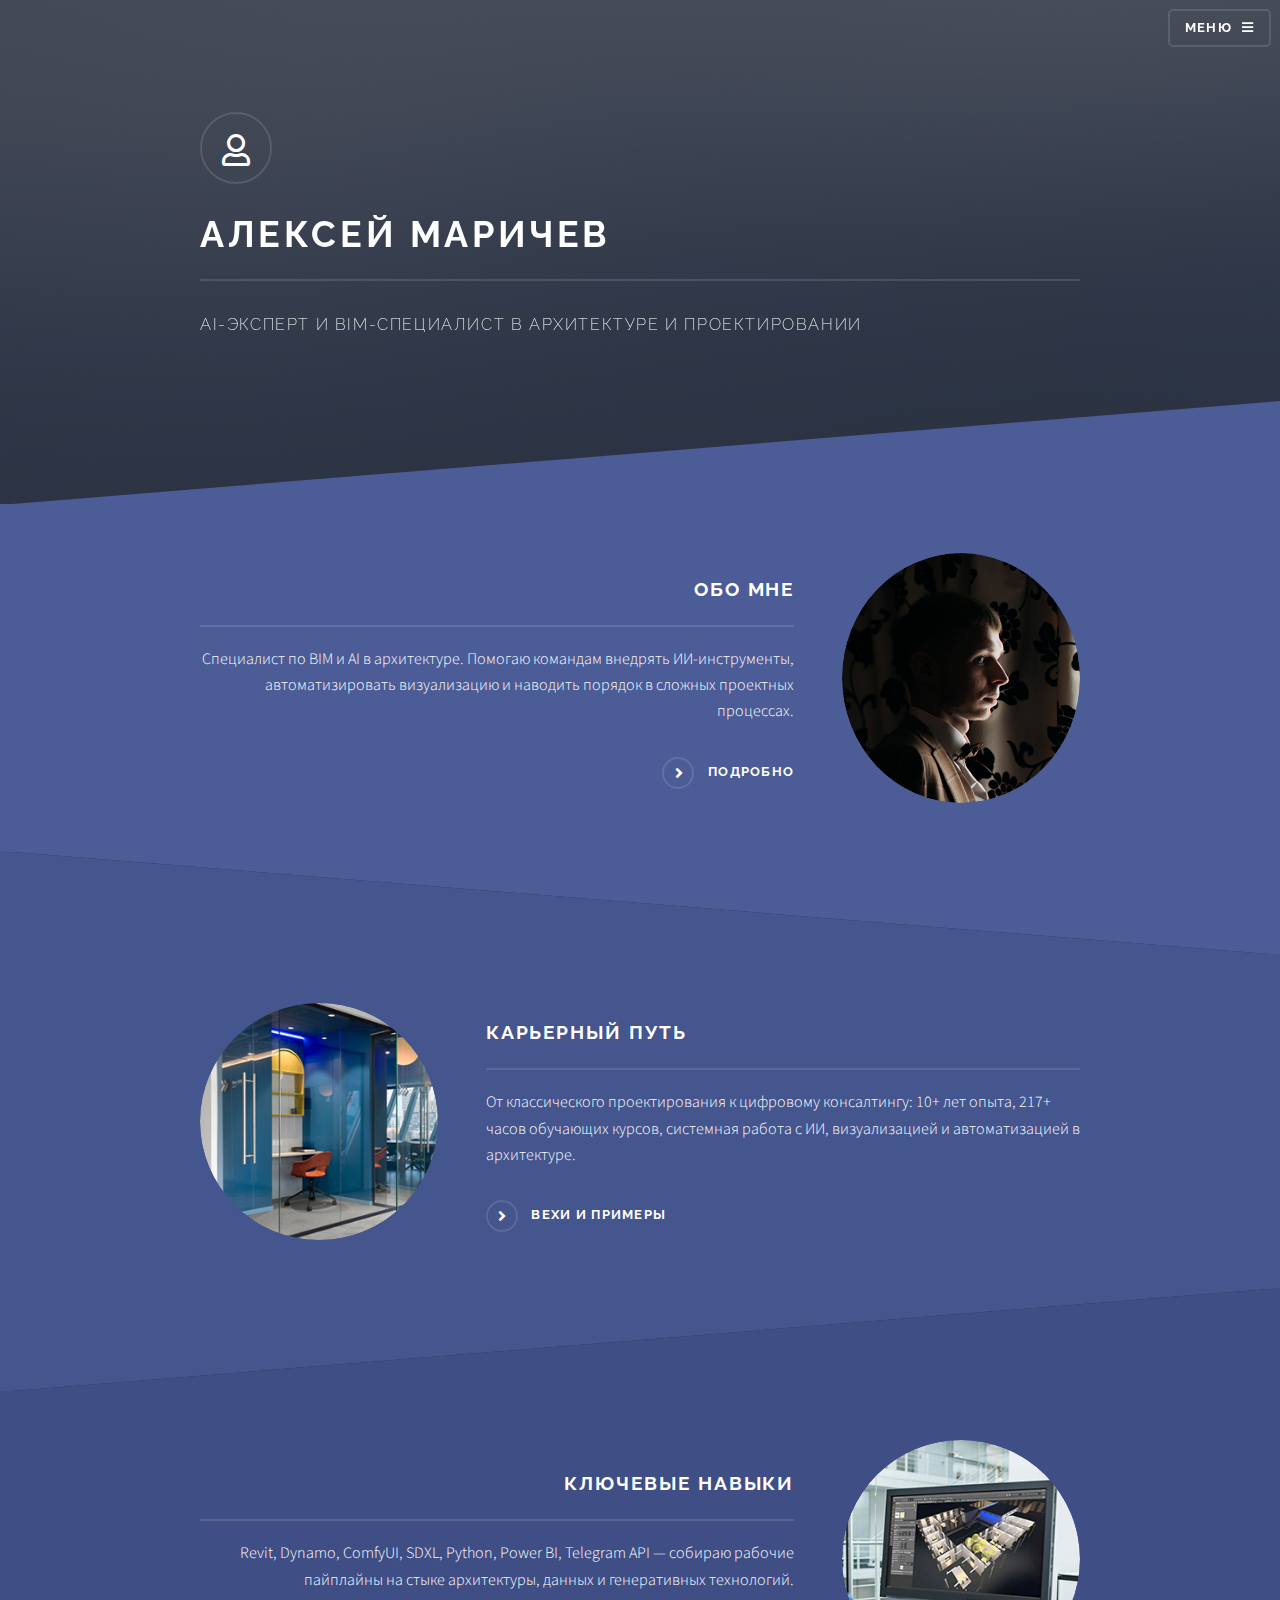
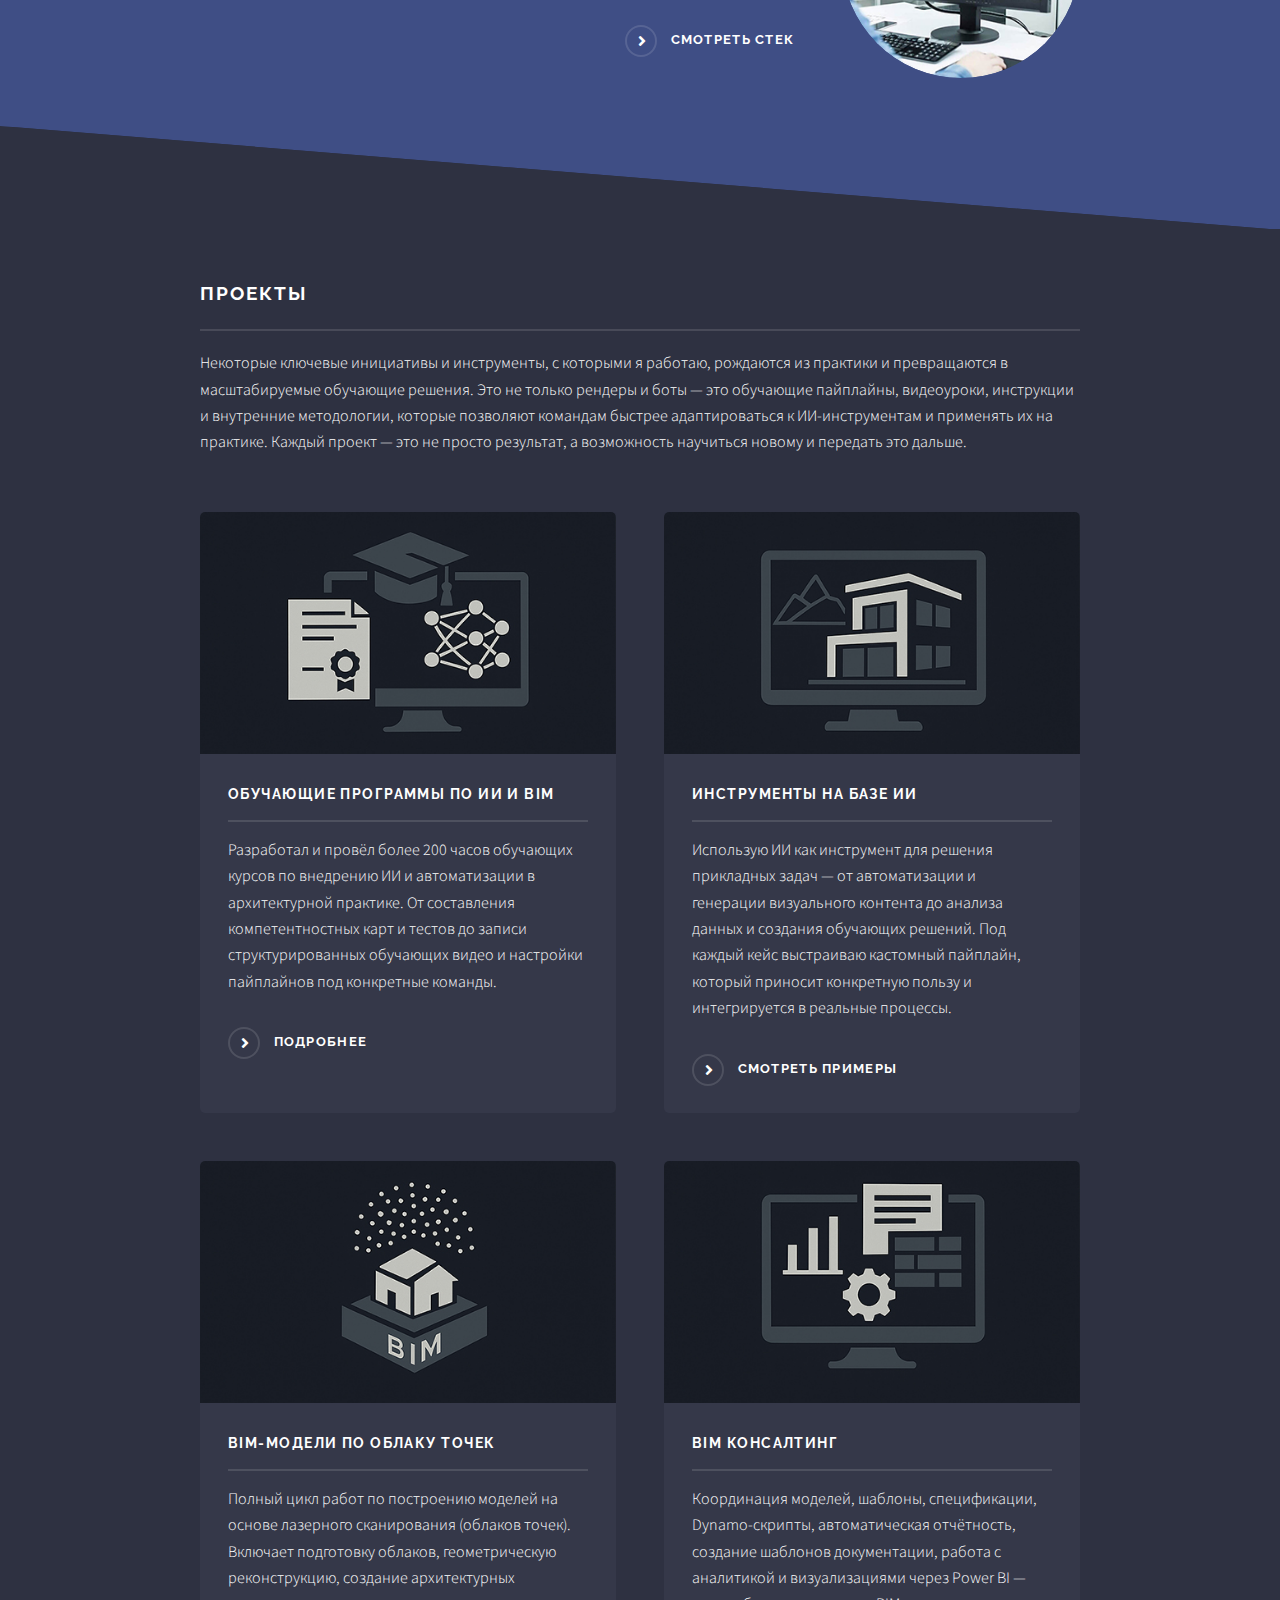
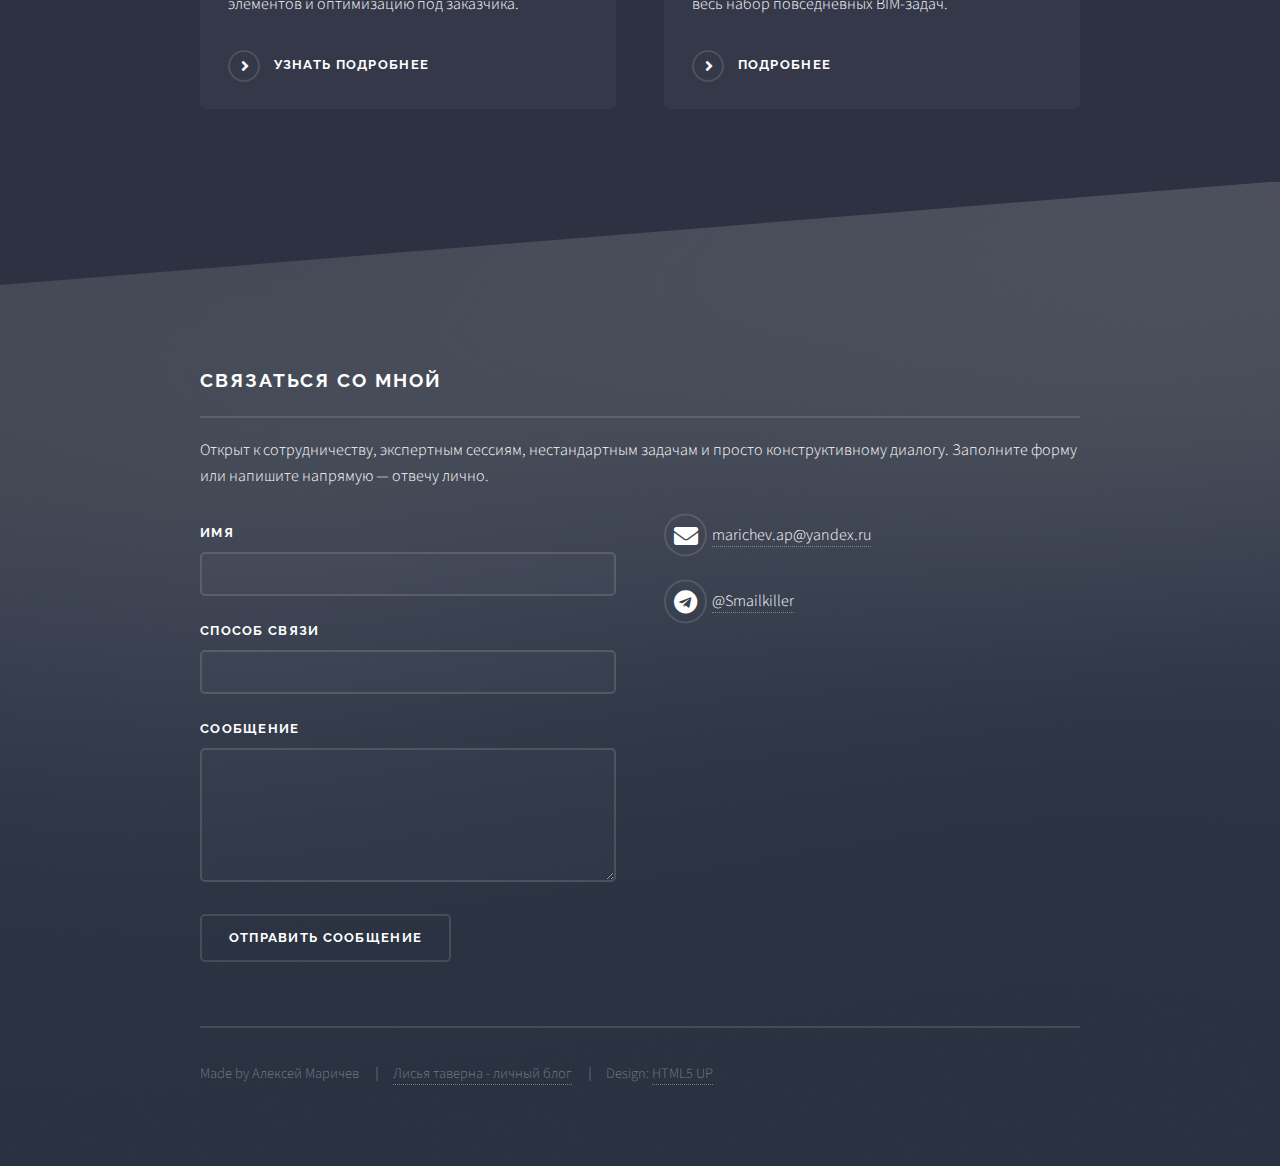
<file: index.html>
<!DOCTYPE HTML>

<html>
	<head>
		<title>Алексей Маричев — Эксперт по AI и BIM проектированию</title>
		<meta charset="utf-8" />
		<link rel="icon" href="images/favicon.ico" type="image/x-icon" />
		<meta name="viewport" content="width=device-width, initial-scale=1, user-scalable=no" />
		<link rel="stylesheet" href="assets/css/main.css" />
		<noscript><link rel="stylesheet" href="assets/css/noscript.css" /></noscript>
	</head>
	<body class="is-preload">

		<!-- Page Wrapper -->
			<div id="page-wrapper">

				<!-- Header -->
					<header id="header" class="alt">
						<h1><a href="index.html">AI и BIM - на главную</a></h1>
						<nav>
							<a href="#menu">Меню</a>
						</nav>
					</header>

				<!-- Menu -->
					<nav id="menu">
						<div class="inner">
							<h2>Menu</h2>
							<ul class="links">
								<li><a href="index.html">Главная</a></li>
								<li><a href="about.html">Обо мне</a></li>
								<li><a href="career_path.html">Карьера</a></li>
								<li><a href="skills.html">Навыки</a></li>
								<li><a href="index.html#four">Проекты</a></li>
								<li><a href="index.html#footer">Конаткты</a></li>
							</ul>
							<a href="#" class="close">Close</a>
						</div>
					</nav>

				<!-- Banner -->
					<section id="banner">
						<div class="inner">
							<div class="logo"><span class="icon fa-user"></span></div>
							<h2>Алексей Маричев</h2>
							<p>AI-эксперт и BIM-специалист в архитектуре и проектировании</p>
						</div>
					</section>

				<!-- Wrapper -->
					<section id="wrapper">

						<!-- One -->
							<section id="one" class="wrapper spotlight style1">
								<div class="inner">
									<a href="#" class="image"><img src="images/pic01.jpg" alt="" /></a>
									<div class="content">
										<h2 class="major">Обо мне</h2>
										<p>Специалист по BIM и AI в архитектуре. Помогаю командам внедрять ИИ-инструменты, автоматизировать визуализацию и наводить порядок в сложных проектных процессах.</p>
										<a href="about.html" class="special" target="_blank">Подробно</a>
									</div>
								</div>
							</section>

						<!-- Two -->
							<section id="two" class="wrapper alt spotlight style2">
								<div class="inner">
									<a href="#" class="image"><img src="images/pic02.jpg" alt="" /></a>
									<div class="content">
										<h2 class="major">Карьерный путь</h2>
										<p>От классического проектирования к цифровому консалтингу: 10+ лет опыта, 217+ часов обучающих курсов, системная работа с ИИ, визуализацией и автоматизацией в архитектуре.</p>
										<a href="career_path.html" class="special" target="_blank">Вехи и примеры</a>
									</div>
								</div>
							</section>

						<!-- Three -->
							<section id="three" class="wrapper spotlight style3">
								<div class="inner">
									<a href="#" class="image"><img src="images/pic03.jpg" alt="" /></a>
									<div class="content">
										<h2 class="major">Ключевые навыки</h2>
										<p>Revit, Dynamo, ComfyUI, SDXL, Python, Power BI, Telegram API — собираю рабочие пайплайны на стыке архитектуры, данных и генеративных технологий.</p>
										<a href="skills.html" class="special" target="_blank">Смотреть стек</a>
									</div>
								</div>
							</section>

							<section id="four" class="wrapper alt style1">
								<div class="inner">
									<h2 class="major">Проекты</h2>
									<p>Некоторые ключевые инициативы и инструменты, с которыми я работаю, рождаются из практики и превращаются в масштабируемые обучающие решения. Это не только рендеры и боты — это обучающие пайплайны, видеоуроки, инструкции и внутренние методологии, которые позволяют командам быстрее адаптироваться к ИИ-инструментам и применять их на практике. Каждый проект — это не просто результат, а возможность научиться новому и передать это дальше.</p>
									<section class="features">
										<article>
											<a href="learning.html" class="image"><img src="images/pic04.jpg" alt="" /></a>
											<h3 class="major">Обучающие программы по ИИ и BIM</h3>
											<p>Разработал и провёл более 200 часов обучающих курсов по внедрению ИИ и автоматизации в архитектурной практике. От составления компетентностных карт и тестов до записи структурированных обучающих видео и настройки пайплайнов под конкретные команды.</p>
											<a href="learning.html" class="special">Подробнее</a>
										</article>
										<article>
											<a href="rerender.html" class="image"><img src="images/pic05.jpg" alt="" /></a>
											<h3 class="major">Инструменты на базе ИИ</h3>
											<p>Использую ИИ как инструмент для решения прикладных задач — от автоматизации и генерации визуального контента до анализа данных и создания обучающих решений.
Под каждый кейс выстраиваю кастомный пайплайн, который приносит конкретную пользу и интегрируется в реальные процессы.</p>
											<a href="rerender.html" class="special">Смотреть примеры</a>
										</article>
										<article>
											<a href="laserscan.html" class="image"><img src="images/pic06.jpg" alt="" /></a>
											<h3 class="major">BIM-модели по облаку точек</h3>
											<p>Полный цикл работ по построению моделей на основе лазерного сканирования (облаков точек). Включает подготовку облаков, геометрическую реконструкцию, создание архитектурных элементов и оптимизацию под заказчика.</p>
											<a href="laserscan.html" class="special">Узнать подробнее</a>
										</article>
										<article>
											<a href="bimconsalt.html" class="image"><img src="images/pic07.jpg" alt="" /></a>
											<h3 class="major">BIM консалтинг</h3>
											<p>Координация моделей, шаблоны, спецификации, Dynamo-скрипты, автоматическая отчётность, создание шаблонов документации, работа с аналитикой и визуализациями через Power BI — весь набор повседневных BIM-задач.</p>
											<a href="bimconsalt.html" class="special">Подробнее</a>
										</article>
									</section>
									<!--
									<ul class="actions">
										<li><a href="#" class="button">Смотреть всё</a></li>
									</ul> 
									-->
								</div>
							</section>

					</section>

				<!-- Footer -->
					<section id="footer">
						<div class="inner">
							<h2 class="major">Связаться со мной</h2>
							<p>Открыт к сотрудничеству, экспертным сессиям, нестандартным задачам и просто конструктивному диалогу. Заполните форму или напишите напрямую — отвечу лично.</p>
							<form id="contact-form">
								<div class="fields">
									<div class="field">
										<label for="name">Имя</label>
										<input type="text" name="name" id="name" required>
									</div>
									<div class="field">
										<label for="email">Способ связи</label>
										<input type="text" name="contact" id="contact" required>
									</div>
									<div class="field">
										<label for="message">Сообщение</label>
										<textarea name="message" id="message" rows="4" required></textarea>
									</div>
								</div>
								<ul class="actions">
									<li><input type="submit" value="Отправить сообщение" /></li>
								</ul>
							</form>
							<ul class="contact">
								<li class="icon solid fa-envelope "><a href="mailto:marichev.ap@yandex.ru">marichev.ap@yandex.ru</a></li>
								<li class="icon brands fa-telegram"><a href="https://t.me/Smailkiller">@Smailkiller</a></li>
							
							</ul>
							<ul class="copyright">
								<li>Made by Алексей Маричев</li>
								 <li><a href="https://t.me/SMailsPub" target="_blank">Лисья таверна - личный блог</a></li>
								<li>Design: <a href="http://html5up.net">HTML5 UP</a></li>
							</ul>
						</div>
					</section>
			</div>

		<!-- Scripts -->
			<script src="assets/js/jquery.min.js"></script>
			<script src="assets/js/jquery.scrollex.min.js"></script>
			<script src="assets/js/browser.min.js"></script>
			<script src="assets/js/breakpoints.min.js"></script>
			<script src="assets/js/util.js"></script>
			<script src="assets/js/main_form.js"></script>

	</body>
</html>
</file>
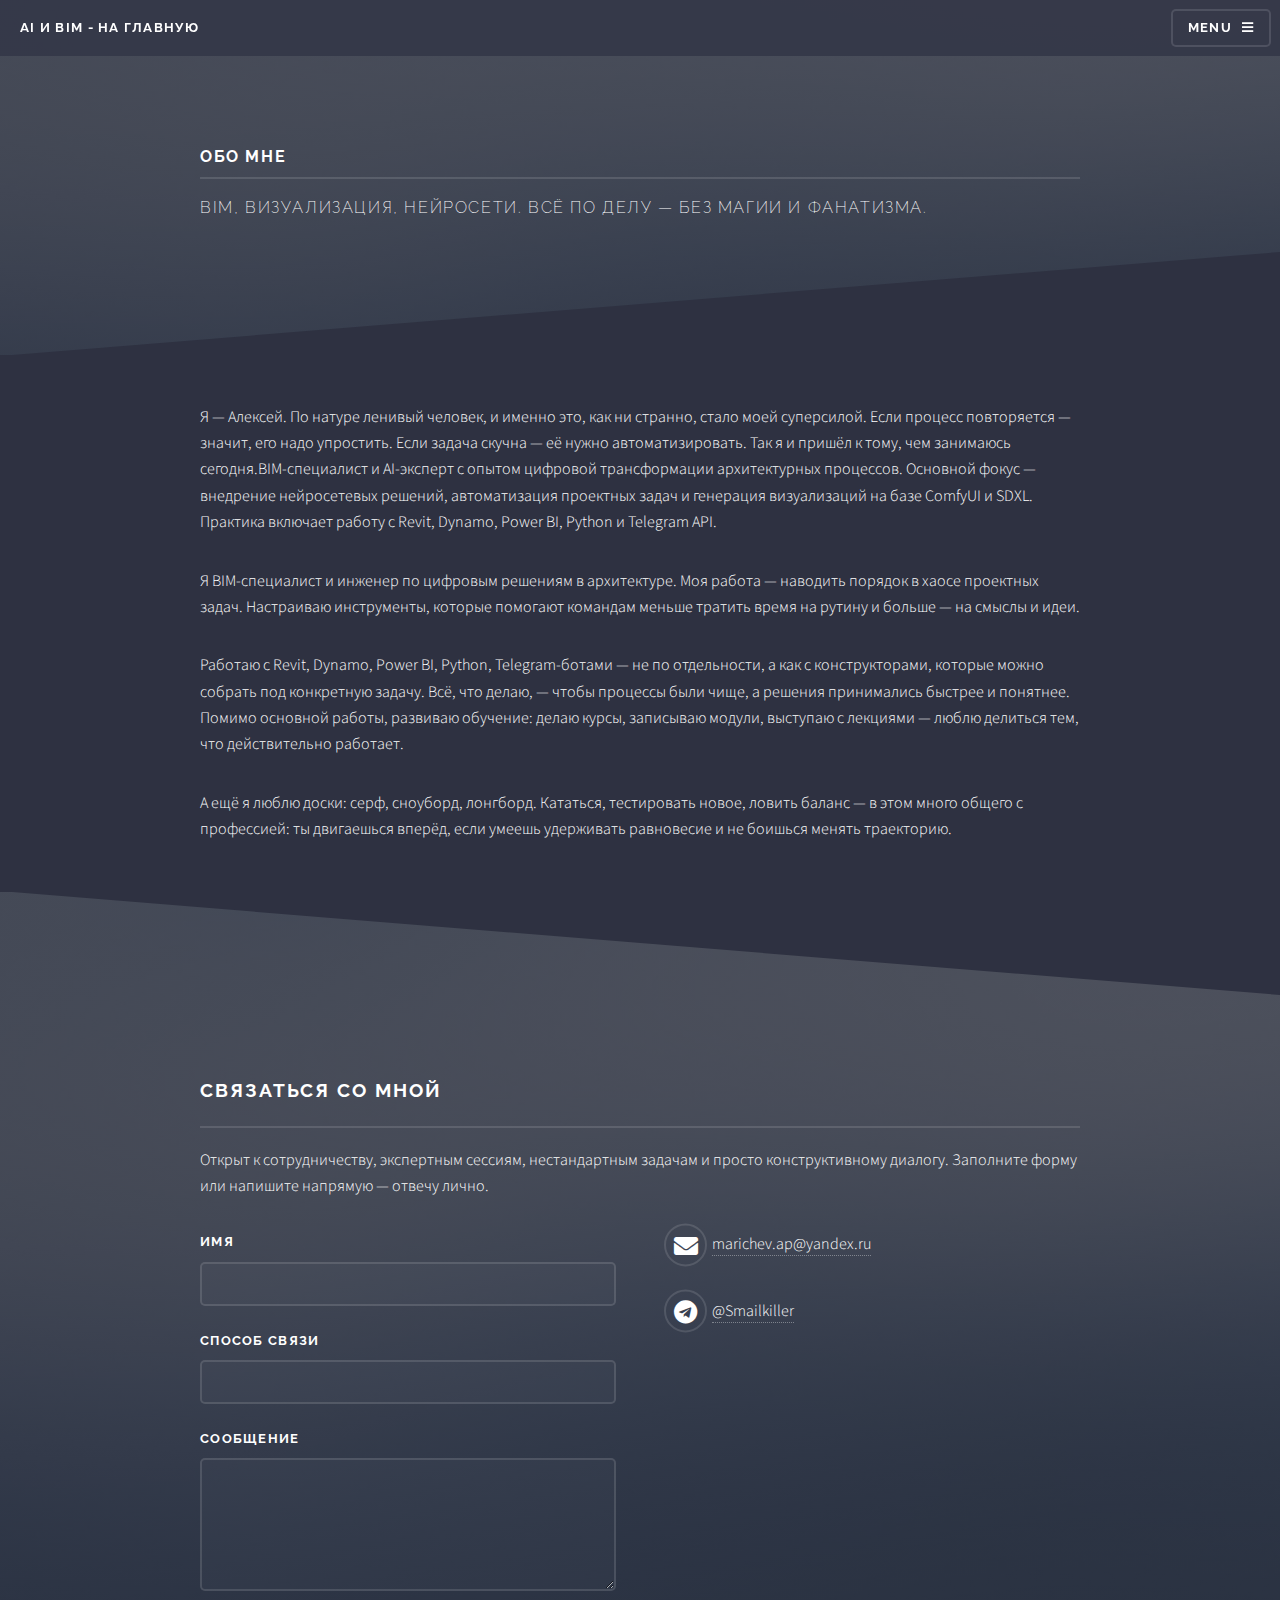
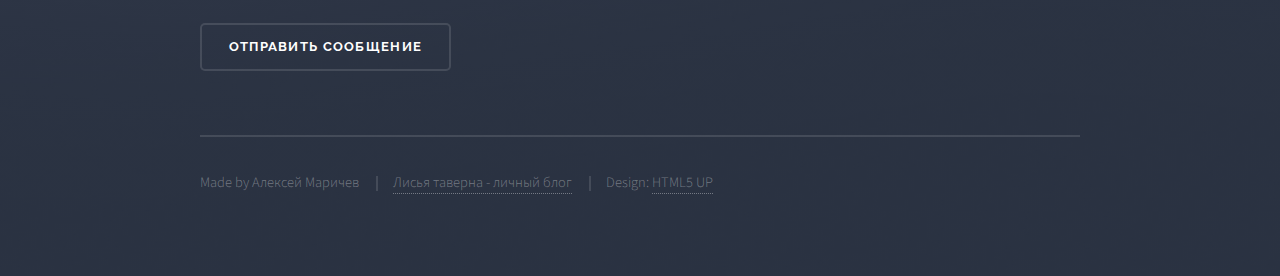
<file: about.html>
<!DOCTYPE HTML>

<html>
	<head>
		<title>Алексей Маричев — Эксперт по AI и архитектуре</title>
		<meta charset="utf-8" />
		<link rel="icon" href="images/favicon.ico" type="image/x-icon" />
		<meta name="viewport" content="width=device-width, initial-scale=1, user-scalable=no" />
		<link rel="stylesheet" href="assets/css/main.css" />
		<noscript><link rel="stylesheet" href="assets/css/noscript.css" /></noscript>
	</head>
	<!-- Yandex.Metrika counter -->
<script type="text/javascript">
    (function(m,e,t,r,i,k,a){
        m[i]=m[i]||function(){(m[i].a=m[i].a||[]).push(arguments)};
        m[i].l=1*new Date();
        for (var j = 0; j < document.scripts.length; j++) {if (document.scripts[j].src === r) { return; }}
        k=e.createElement(t),a=e.getElementsByTagName(t)[0],k.async=1,k.src=r,a.parentNode.insertBefore(k,a)
    })(window, document,'script','https://mc.yandex.ru/metrika/tag.js?id=106884291', 'ym');

    ym(106884291, 'init', {ssr:true, webvisor:true, trackHash:true, clickmap:true, ecommerce:"dataLayer", referrer: document.referrer, url: location.href, accurateTrackBounce:true, trackLinks:true});
</script>
<noscript><div><img src="https://mc.yandex.ru/watch/106884291" style="position:absolute; left:-9999px;" alt="" /></div></noscript>
<!-- /Yandex.Metrika counter -->
	<body class="is-preload">

		<!-- Page Wrapper -->
			<div id="page-wrapper">

				<!-- Header -->
					<header id="header">
						<h1><a href="index.html">AI и BIM - на главную</a></h1>
						<nav>
							<a href="#menu">Menu</a>
						</nav>
					</header>

				<!-- Menu -->
					<nav id="menu">
						<div class="inner">
							<h2>Menu</h2>
							<ul class="links">
								<li><a href="index.html">Главная</a></li>
								<li><a href="about.html">Обо мне</a></li>
								<li><a href="career_path.html">Карьера</a></li>
								<li><a href="skills.html">Навыки</a></li>
								<li><a href="index.html#four">Проекты</a></li>
								<li><a href="about.html#footer">Конаткты</a></li>
							</ul>
							<a href="#" class="close">Close</a>
						</div>
					</nav>

				<!-- Wrapper -->
					<section id="wrapper">
						<header>
							<div class="inner">
								<h2>обо мне</h2>
								<p>BIM, визуализация, нейросети. Всё по делу — без магии и фанатизма.</p>
							</div>
						</header>

						<!-- Content -->
<section id="main" class="wrapper">
  <div class="inner">
        <p>Я — Алексей. По натуре ленивый человек, и именно это, как ни странно, стало моей суперсилой. Если процесс повторяется — значит, его надо упростить. Если задача скучна — её нужно автоматизировать. Так я и пришёл к тому, чем занимаюсь сегодня.BIM-специалист и AI-эксперт с опытом цифровой трансформации архитектурных процессов. Основной фокус — внедрение нейросетевых решений, автоматизация проектных задач и генерация визуализаций на базе ComfyUI и SDXL. Практика включает работу с Revit, Dynamo, Power BI, Python и Telegram API.
    </p>
    <p>Я BIM-специалист и инженер по цифровым решениям в архитектуре. Моя работа — наводить порядок в хаосе проектных задач. Настраиваю инструменты, которые помогают командам меньше тратить время на рутину и больше — на смыслы и идеи.</p>
    <p>Работаю с Revit, Dynamo, Power BI, Python, Telegram-ботами — не по отдельности, а как с конструкторами, которые можно собрать под конкретную задачу. Всё, что делаю, — чтобы процессы были чище, а решения принимались быстрее и понятнее.

Помимо основной работы, развиваю обучение: делаю курсы, записываю модули, выступаю с лекциями — люблю делиться тем, что действительно работает.</p>
    <p>А ещё я люблю доски: серф, сноуборд, лонгборд. Кататься, тестировать новое, ловить баланс — в этом много общего с профессией: ты двигаешься вперёд, если умеешь удерживать равновесие и не боишься менять траекторию.</p>
  </div>
</section>


					</section>

				<!-- Footer -->
					<section id="footer">
						<div class="inner">
							<h2 class="major">Связаться со мной</h2>
							<p>Открыт к сотрудничеству, экспертным сессиям, нестандартным задачам и просто конструктивному диалогу. Заполните форму или напишите напрямую — отвечу лично.</p>
							<form id="contact-form">
								<div class="fields">
									<div class="field">
										<label for="name">Имя</label>
										<input type="text" name="name" id="name" required>
									</div>
									<div class="field">
										<label for="email">Способ связи</label>
										<input type="text" name="contact" id="contact" required>
									</div>
									<div class="field">
										<label for="message">Сообщение</label>
										<textarea name="message" id="message" rows="4" required></textarea>
									</div>
								</div>
								<ul class="actions">
									<li><input type="submit" value="Отправить сообщение" /></li>
								</ul>
							</form>
							<ul class="contact">
								<li class="icon solid fa-envelope "><a href="mailto:marichev.ap@yandex.ru">marichev.ap@yandex.ru</a></li>
								<li class="icon brands fa-telegram"><a href="https://t.me/Smailkiller">@Smailkiller</a></li>
							
							</ul>
							<ul class="copyright">
								<li>Made by Алексей Маричев</li>
								 <li><a href="https://t.me/SMailsPub" target="_blank">Лисья таверна - личный блог</a></li>
								<li>Design: <a href="http://html5up.net">HTML5 UP</a></li>
							</ul>
						</div>
					</section>
			</div>

		<!-- Scripts -->
			<script src="assets/js/jquery.min.js"></script>
			<script src="assets/js/jquery.scrollex.min.js"></script>
			<script src="assets/js/browser.min.js"></script>
			<script src="assets/js/breakpoints.min.js"></script>
			<script src="assets/js/util.js"></script>
			<script src="assets/js/main.js"></script>

	</body>

</html>
</file>
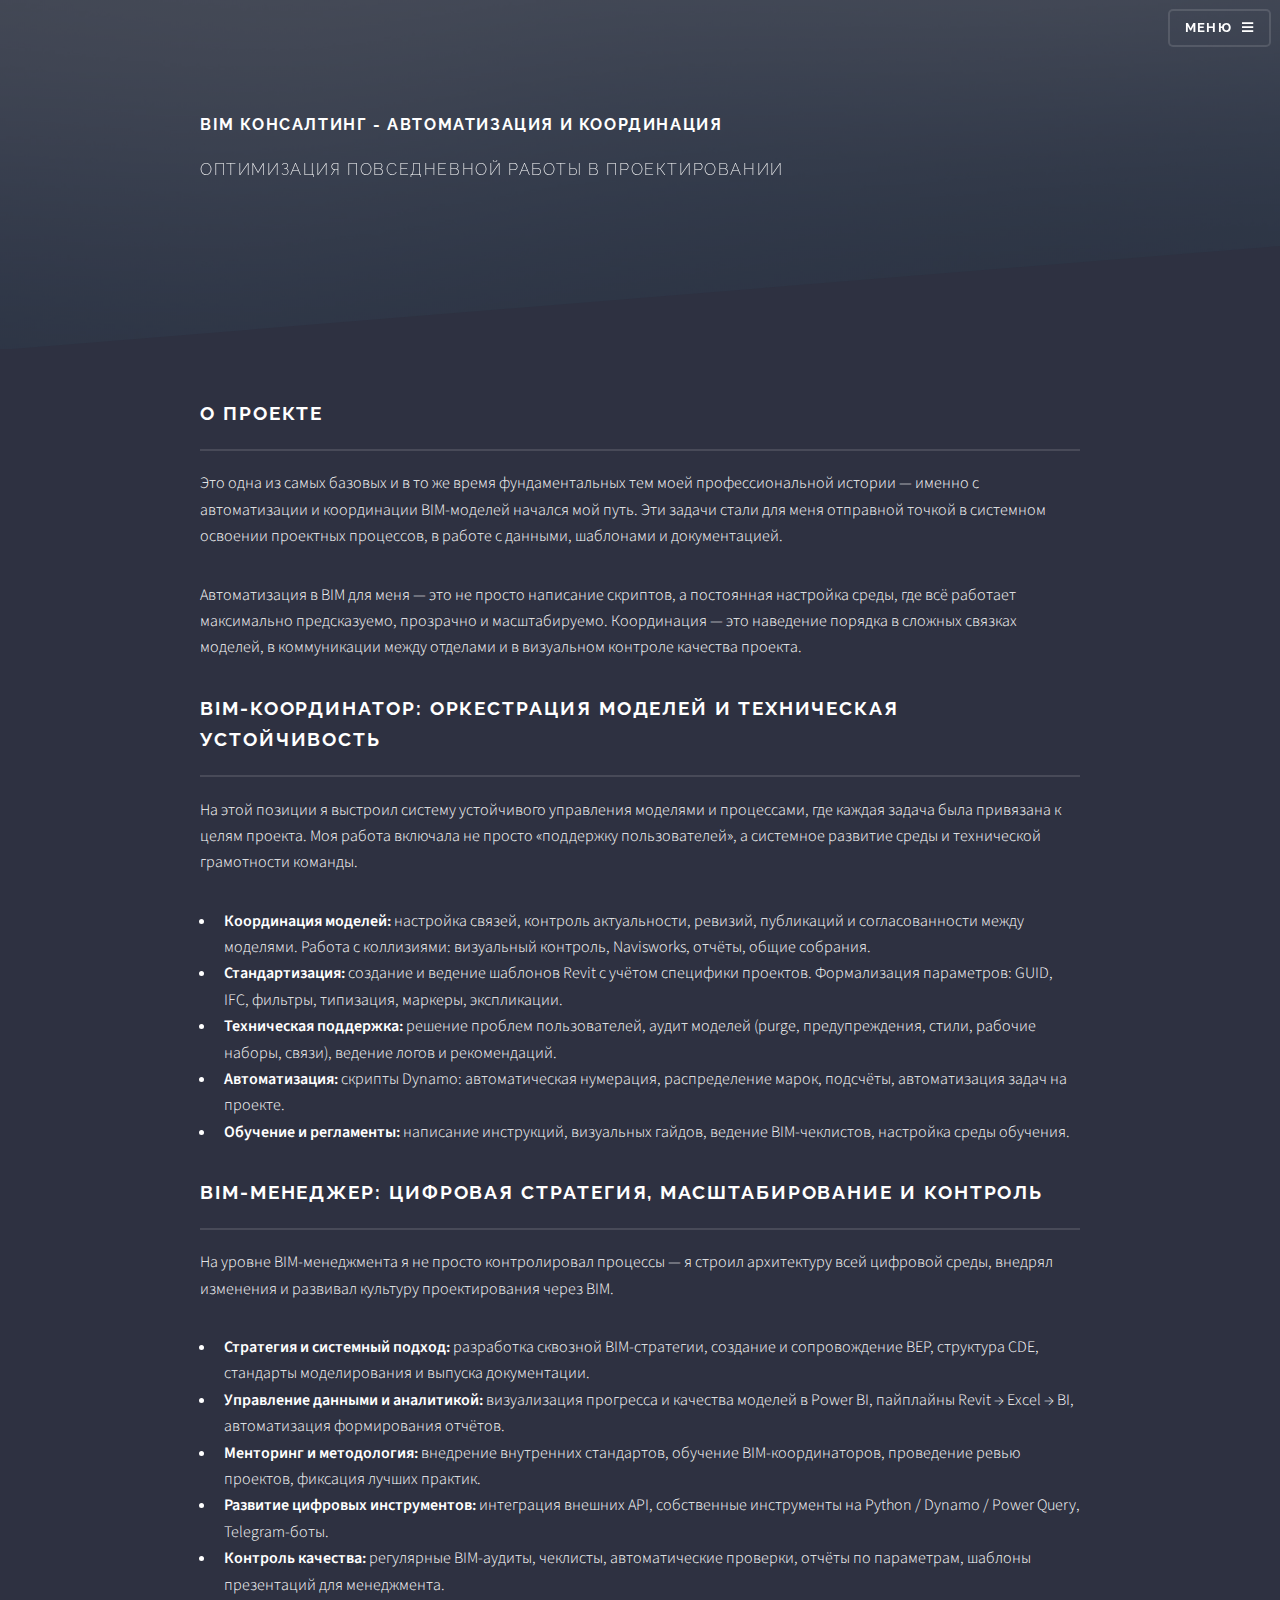
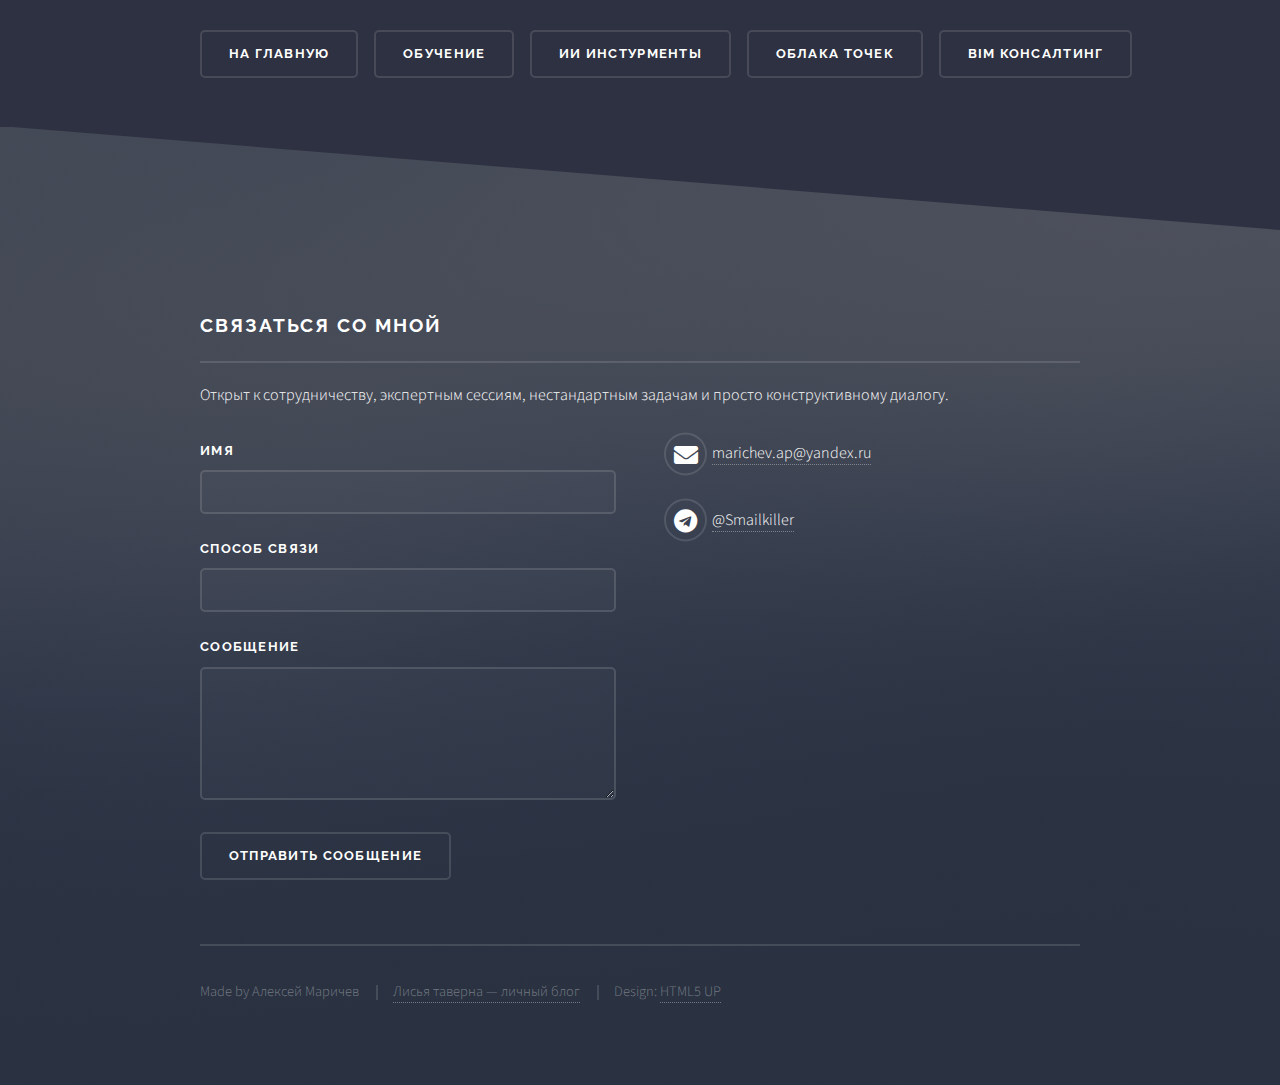
<file: bimconsalt.html>
<!DOCTYPE HTML>
<html>
<head>
	<!-- Yandex.Metrika counter -->
<script type="text/javascript">
    (function(m,e,t,r,i,k,a){
        m[i]=m[i]||function(){(m[i].a=m[i].a||[]).push(arguments)};
        m[i].l=1*new Date();
        for (var j = 0; j < document.scripts.length; j++) {if (document.scripts[j].src === r) { return; }}
        k=e.createElement(t),a=e.getElementsByTagName(t)[0],k.async=1,k.src=r,a.parentNode.insertBefore(k,a)
    })(window, document,'script','https://mc.yandex.ru/metrika/tag.js?id=106884291', 'ym');

    ym(106884291, 'init', {ssr:true, webvisor:true, trackHash:true, clickmap:true, ecommerce:"dataLayer", referrer: document.referrer, url: location.href, accurateTrackBounce:true, trackLinks:true});
</script>
<noscript><div><img src="https://mc.yandex.ru/watch/106884291" style="position:absolute; left:-9999px;" alt="" /></div></noscript>
<!-- /Yandex.Metrika counter -->
  <title>BIM консалтинг — Алексей Маричев</title>
  <meta charset="utf-8" />
  <link rel="icon" href="images/favicon.ico" type="image/x-icon" />
  <meta name="viewport" content="width=device-width, initial-scale=1, user-scalable=no" />
  <link rel="stylesheet" href="assets/css/main.css" />
  <noscript><link rel="stylesheet" href="assets/css/noscript.css" /></noscript>
  <style>
    .image-thumb {
      width: 600px;
      height: auto;
      cursor: pointer;
      border-radius: 6px;
      transition: transform 0.2s ease;
      display: block;
      margin: 2rem auto;
    }
    .image-thumb:hover {
      transform: scale(1.03);
    }
    .lightbox {
      display: none;
      position: fixed;
      z-index: 9999;
      padding: 2rem;
      left: 0; top: 0; right: 0; bottom: 0;
      background: rgba(0,0,0,0.85);
      justify-content: center;
      align-items: center;
    }
    .lightbox img {
      max-width: 90%;
      max-height: 90%;
      box-shadow: 0 0 30px rgba(255,255,255,0.2);
    }
    .lightbox:target {
      display: flex;
    }
  </style>
</head>
<body class="is-preload">
  <div id="page-wrapper">
    <header id="header" class="alt">
      <h1><a href="index.html">AI и BIM - на главную</a></h1>
      <nav><a href="#menu">Меню</a></nav>
    </header>
    <nav id="menu">
      <div class="inner">
        <h2>Menu</h2>
							<ul class="links">
								<li><a href="index.html">Главная</a></li>
								<li><a href="about.html">Обо мне</a></li>
								<li><a href="career_path.html">Карьера</a></li>
								<li><a href="skills.html">Навыки</a></li>
								<li><a href="index.html#four">Проекты</a></li>
								<li><a href="bimconsalt.html#footer">Конаткты</a></li>
							</ul>
        <a href="#" class="close">Close</a>
      </div>
    </nav>

    <section id="banner">
      <div class="inner">
        <h1>BIM консалтинг - Автоматизация и координация</h1>
        <p>Оптимизация повседневной работы в проектировании</p>
      </div>
    </section>

    <section class="wrapper">
      <div class="inner">
        <h2 class="major">О проекте</h2>
        <p>Это одна из самых базовых и в то же время фундаментальных тем моей профессиональной истории — именно с автоматизации и координации BIM-моделей начался мой путь. Эти задачи стали для меня отправной точкой в системном освоении проектных процессов, в работе с данными, шаблонами и документацией.</p>
        <p>Автоматизация в BIM для меня — это не просто написание скриптов, а постоянная настройка среды, где всё работает максимально предсказуемо, прозрачно и масштабируемо. Координация — это наведение порядка в сложных связках моделей, в коммуникации между отделами и в визуальном контроле качества проекта.</p>

        <h2 class="major">BIM-координатор: оркестрация моделей и техническая устойчивость</h2>
        <p>На этой позиции я выстроил систему устойчивого управления моделями и процессами, где каждая задача была привязана к целям проекта. Моя работа включала не просто «поддержку пользователей», а системное развитие среды и технической грамотности команды.</p>
        <ul>
          <li> <strong>Координация моделей:</strong> настройка связей, контроль актуальности, ревизий, публикаций и согласованности между моделями. Работа с коллизиями: визуальный контроль, Navisworks, отчёты, общие собрания.</li>
          <li> <strong>Стандартизация:</strong> создание и ведение шаблонов Revit с учётом специфики проектов. Формализация параметров: GUID, IFC, фильтры, типизация, маркеры, экспликации.</li>
          <li> <strong>Техническая поддержка:</strong> решение проблем пользователей, аудит моделей (purge, предупреждения, стили, рабочие наборы, связи), ведение логов и рекомендаций.</li>
          <li> <strong>Автоматизация:</strong> скрипты Dynamo: автоматическая нумерация, распределение марок, подсчёты, автоматизация задач на проекте.</li>
          <li> <strong>Обучение и регламенты:</strong> написание инструкций, визуальных гайдов, ведение BIM-чеклистов, настройка среды обучения.</li>
        </ul>

        <h2 class="major">BIM-менеджер: цифровая стратегия, масштабирование и контроль</h2>
        <p>На уровне BIM-менеджмента я не просто контролировал процессы — я строил архитектуру всей цифровой среды, внедрял изменения и развивал культуру проектирования через BIM.</p>
        <ul>
          <li> <strong>Стратегия и системный подход:</strong> разработка сквозной BIM-стратегии, создание и сопровождение BEP, структура CDE, стандарты моделирования и выпуска документации.</li>
          <li> <strong>Управление данными и аналитикой:</strong> визуализация прогресса и качества моделей в Power BI, пайплайны Revit → Excel → BI, автоматизация формирования отчётов.</li>
          <li> <strong>Менторинг и методология:</strong> внедрение внутренних стандартов, обучение BIM-координаторов, проведение ревью проектов, фиксация лучших практик.</li>
          <li> <strong>Развитие цифровых инструментов:</strong> интеграция внешних API, собственные инструменты на Python / Dynamo / Power Query, Telegram-боты.</li>
          <li> <strong>Контроль качества:</strong> регулярные BIM-аудиты, чеклисты, автоматические проверки, отчёты по параметрам, шаблоны презентаций для менеджмента.</li>
        </ul>

        <ul class="actions align-center">
          <li><a href="index.html" class="button">На главную</a></li>
          <li><a href="learning.html" class="button">Обучение</a></li>
          <li><a href="rerender.html" class="button">ИИ инстурменты</a></li>
          <li><a href="laserscan.html" class="button">Облака точек</a></li>
		  <li><a href="bimconsalt.html" class="button">BIM консалтинг</a></li>
        </ul>
      </div>
    </section>

    <section id="footer">
      <div class="inner">
        <h2 class="major">Связаться со мной</h2>
        <p>Открыт к сотрудничеству, экспертным сессиям, нестандартным задачам и просто конструктивному диалогу.</p>
        <form id="contact-form">
          <div class="fields">
            <div class="field">
              <label for="name">Имя</label>
              <input type="text" name="name" id="name" required>
            </div>
            <div class="field">
              <label for="email">Способ связи</label>
              <input type="text" name="contact" id="contact" required>
            </div>
            <div class="field">
              <label for="message">Сообщение</label>
              <textarea name="message" id="message" rows="4" required></textarea>
            </div>
          </div>
          <ul class="actions">
            <li><input type="submit" value="Отправить сообщение" /></li>
          </ul>
        </form>
        <ul class="contact">
          <li class="icon solid fa-envelope"><a href="mailto:marichev.ap@yandex.ru">marichev.ap@yandex.ru</a></li>
          <li class="icon brands fa-telegram"><a href="https://t.me/Smailkiller">@Smailkiller</a></li>
        </ul>
        <ul class="copyright">
          <li>Made by Алексей Маричев</li>
          <li><a href="https://t.me/SMailsPub" target="_blank">Лисья таверна — личный блог</a></li>
          <li>Design: <a href="http://html5up.net">HTML5 UP</a></li>
        </ul>
      </div>
    </section>
  </div>

  <script src="assets/js/jquery.min.js"></script>
  <script src="assets/js/jquery.scrollex.min.js"></script>
  <script src="assets/js/browser.min.js"></script>
  <script src="assets/js/breakpoints.min.js"></script>
  <script src="assets/js/util.js"></script>
  <script src="assets/js/main.js"></script>
</body>
</html>
</file>
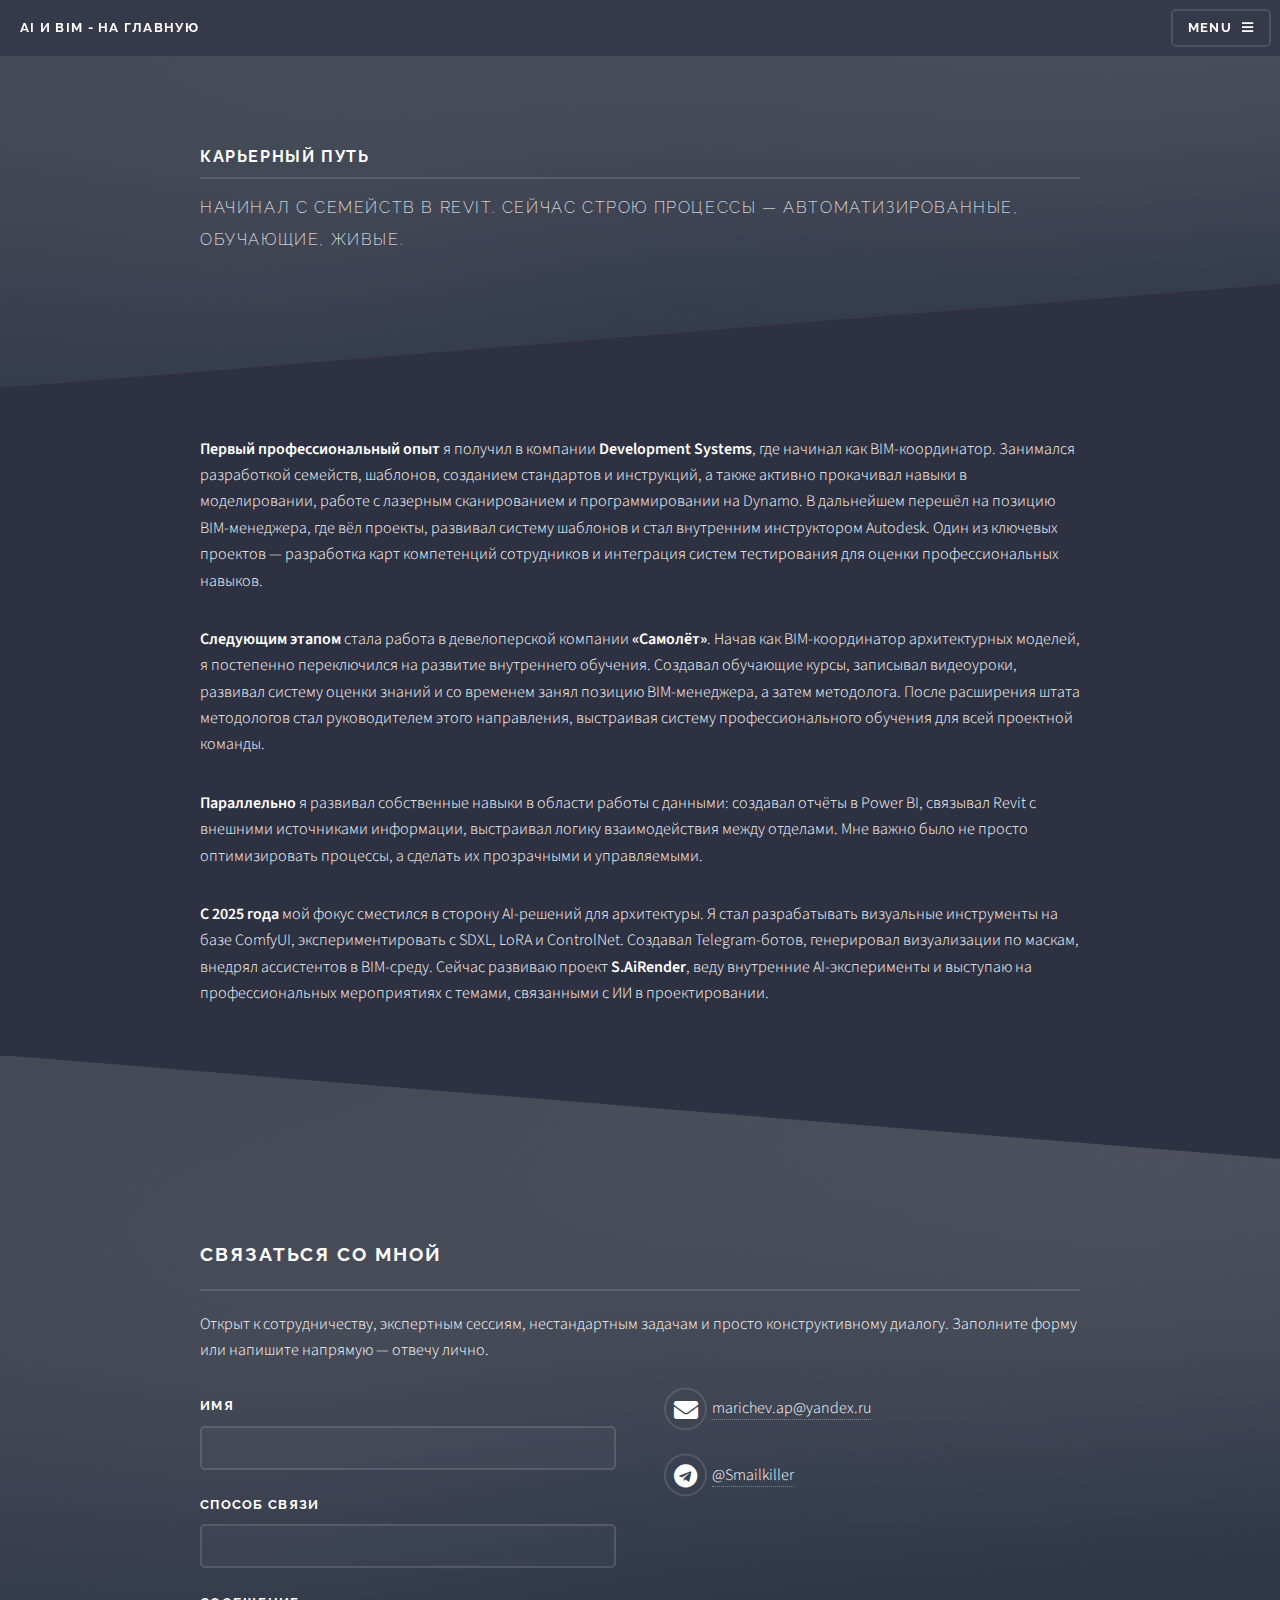
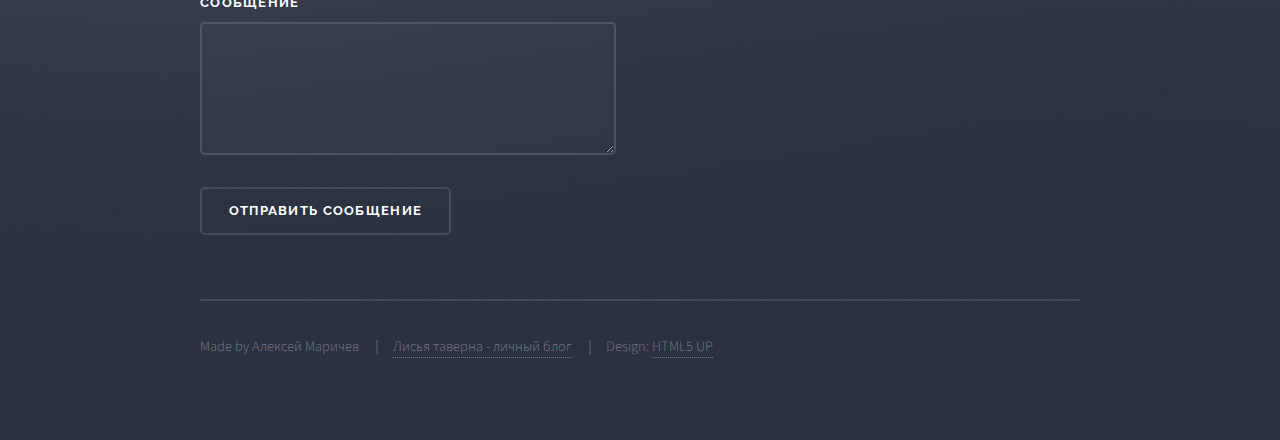
<file: career_path.html>
<!DOCTYPE HTML>

<html>
	<head>
		<title>Алексей Маричев — Эксперт по AI и архитектуре</title>
		<meta charset="utf-8" />
		<link rel="icon" href="images/favicon.ico" type="image/x-icon" />
		<meta name="viewport" content="width=device-width, initial-scale=1, user-scalable=no" />
		<link rel="stylesheet" href="assets/css/main.css" />
		<noscript><link rel="stylesheet" href="assets/css/noscript.css" /></noscript>
	</head>
	<body class="is-preload">

		<!-- Page Wrapper -->
			<div id="page-wrapper">

				<!-- Header -->
					<header id="header">
						<h1><a href="index.html">AI и BIM - на главную</a></h1>
						<nav>
							<a href="#menu">Menu</a>
						</nav>
					</header>

				<!-- Menu -->
					<nav id="menu">
						<div class="inner">
							<h2>Menu</h2>
							<ul class="links">
								<li><a href="index.html">Главная</a></li>
								<li><a href="about.html">Обо мне</a></li>
								<li><a href="career_path.html">Карьера</a></li>
								<li><a href="skills.html">Навыки</a></li>
								<li><a href="index.html#four">Проекты</a></li>
								<li><a href="career_path.html#footer">Конаткты</a></li>
							</ul>
							<a href="#" class="close">Close</a>
						</div>
					</nav>

				<!-- Wrapper -->
					<section id="wrapper">
						<header>
							<div class="inner">
								<h2>карьерный путь</h2>
								<p>Начинал с семейств в Revit. Сейчас строю процессы — автоматизированные, обучающие, живые.</p>
							</div>
						</header>

						<!-- Content -->
<section id="main" class="wrapper">
  <div class="inner">
    <p><strong>Первый профессиональный опыт</strong> я получил в компании <strong>Development Systems</strong>, где начинал как BIM-координатор. Занимался разработкой семейств, шаблонов, созданием стандартов и инструкций, а также активно прокачивал навыки в моделировании, работе с лазерным сканированием и программировании на Dynamo. В дальнейшем перешёл на позицию BIM-менеджера, где вёл проекты, развивал систему шаблонов и стал внутренним инструктором Autodesk. Один из ключевых проектов — разработка карт компетенций сотрудников и интеграция систем тестирования для оценки профессиональных навыков.</p>
			<p><strong>Следующим этапом</strong> стала работа в девелоперской компании <strong>«Самолёт»</strong>. Начав как BIM-координатор архитектурных моделей, я постепенно переключился на развитие внутреннего обучения. Создавал обучающие курсы, записывал видеоуроки, развивал систему оценки знаний и со временем занял позицию BIM-менеджера, а затем методолога. После расширения штата методологов стал руководителем этого направления, выстраивая систему профессионального обучения для всей проектной команды.</p>
			<p><strong>Параллельно</strong> я развивал собственные навыки в области работы с данными: создавал отчёты в Power BI, связывал Revit с внешними источниками информации, выстраивал логику взаимодействия между отделами. Мне важно было не просто оптимизировать процессы, а сделать их прозрачными и управляемыми.</p>
			<p><strong>С 2025 года</strong> мой фокус сместился в сторону AI-решений для архитектуры. Я стал разрабатывать визуальные инструменты на базе ComfyUI, экспериментировать с SDXL, LoRA и ControlNet. Создавал Telegram-ботов, генерировал визуализации по маскам, внедрял ассистентов в BIM-среду. Сейчас развиваю проект <strong>S.AiRender</strong>, веду внутренние AI-эксперименты и выступаю на профессиональных мероприятиях с темами, связанными с ИИ в проектировании.</p>
			
  </div>
</section>


					</section>

				<!-- Footer -->
					<section id="footer">
						<div class="inner">
							<h2 class="major">Связаться со мной</h2>
							<p>Открыт к сотрудничеству, экспертным сессиям, нестандартным задачам и просто конструктивному диалогу. Заполните форму или напишите напрямую — отвечу лично.</p>
							<form id="contact-form">
								<div class="fields">
									<div class="field">
										<label for="name">Имя</label>
										<input type="text" name="name" id="name" required>
									</div>
									<div class="field">
										<label for="email">Способ связи</label>
										<input type="text" name="contact" id="contact" required>
									</div>
									<div class="field">
										<label for="message">Сообщение</label>
										<textarea name="message" id="message" rows="4" required></textarea>
									</div>
								</div>
								<ul class="actions">
									<li><input type="submit" value="Отправить сообщение" /></li>
								</ul>
							</form>
							<ul class="contact">
								<li class="icon solid fa-envelope "><a href="mailto:marichev.ap@yandex.ru">marichev.ap@yandex.ru</a></li>
								<li class="icon brands fa-telegram"><a href="https://t.me/Smailkiller">@Smailkiller</a></li>
							
							</ul>
							<ul class="copyright">
								<li>Made by Алексей Маричев</li>
								 <li><a href="https://t.me/SMailsPub" target="_blank">Лисья таверна - личный блог</a></li>
								<li>Design: <a href="http://html5up.net">HTML5 UP</a></li>
							</ul>
						</div>
					</section>
			</div>

		<!-- Scripts -->
			<script src="assets/js/jquery.min.js"></script>
			<script src="assets/js/jquery.scrollex.min.js"></script>
			<script src="assets/js/browser.min.js"></script>
			<script src="assets/js/breakpoints.min.js"></script>
			<script src="assets/js/util.js"></script>
			<script src="assets/js/main.js"></script>

	</body>
</html>
</file>
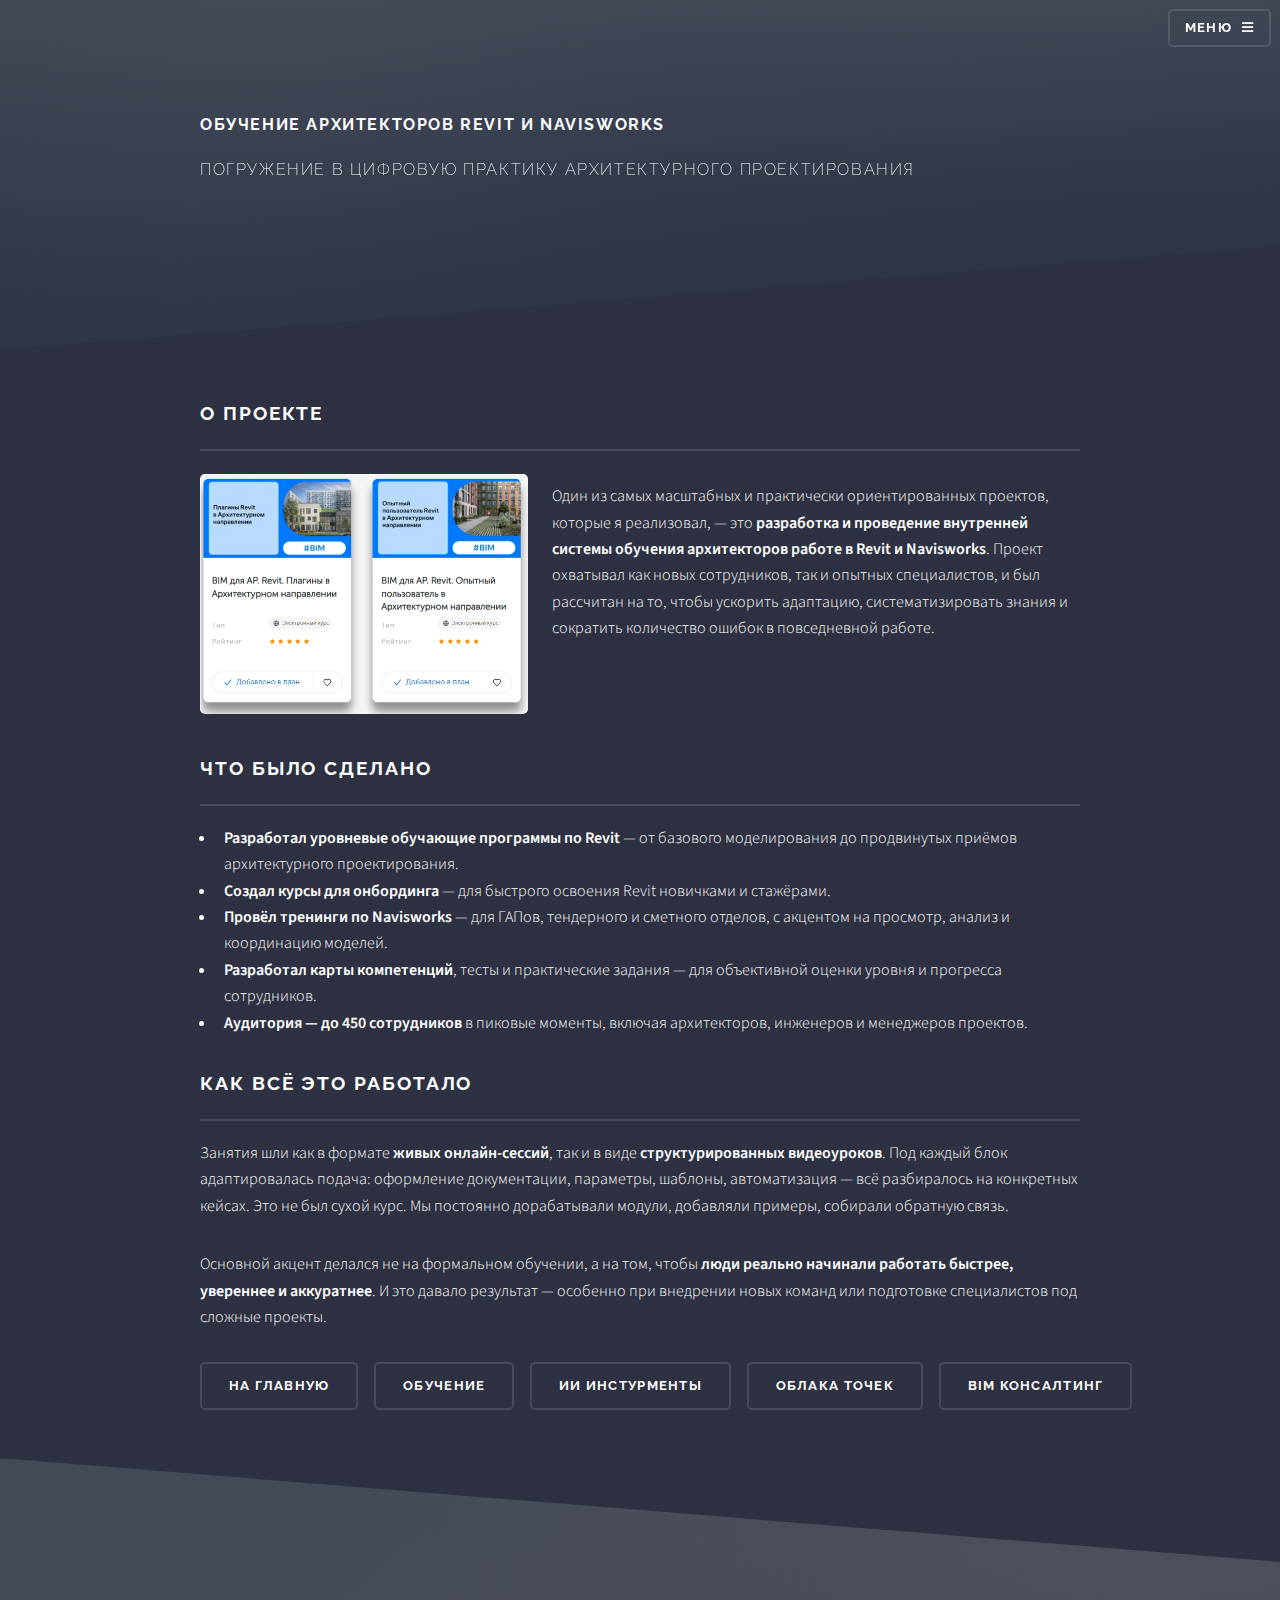
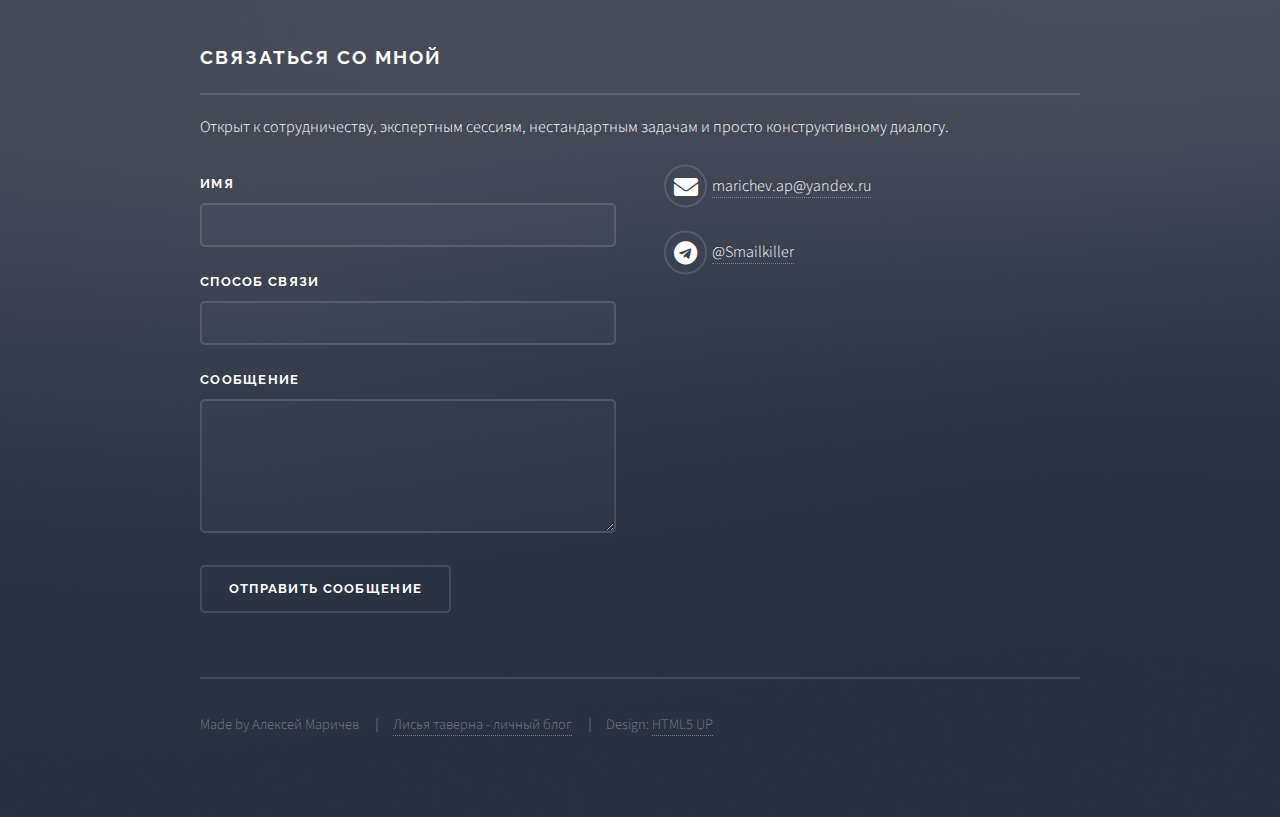
<file: learning.html>
<!DOCTYPE HTML>
<html>
<head>
  <title>Обучение архитекторов Revit и Navisworks — Алексей Маричев</title>
  <meta charset="utf-8" />
  <link rel="icon" href="images/favicon.ico" type="image/x-icon" />
  <meta name="viewport" content="width=device-width, initial-scale=1, user-scalable=no" />
  <link rel="stylesheet" href="assets/css/main.css" />
  <noscript><link rel="stylesheet" href="assets/css/noscript.css" /></noscript>
  <style>
    .image-thumb {
      width: 600px;
      height: auto;
      cursor: pointer;
      border-radius: 6px;
      transition: transform 0.2s ease;
      display: block;
      margin: 2rem auto;
    }

    .image-thumb:hover {
      transform: scale(1.03);
    }

    .lightbox {
      display: none;
      position: fixed;
      z-index: 9999;
      padding: 2rem;
      left: 0; top: 0; right: 0; bottom: 0;
      background: rgba(0,0,0,0.85);
      justify-content: center;
      align-items: center;
    }

    .lightbox img {
      max-width: 90%;
      max-height: 90%;
      box-shadow: 0 0 30px rgba(255,255,255,0.2);
    }

    .lightbox:target {
      display: flex;
    }
	
    .carousel-with-caption {
      display: flex;
      overflow-x: auto;
      overflow-y: hidden;
      scroll-snap-type: x mandatory;
      gap: 1.5rem;
      padding: 0.2rem 0 1.5rem;
      scrollbar-height: thin;
      scroll-behavior: smooth;
    }

    .carousel-with-caption::-webkit-scrollbar {
      height: 12px;
    }

    .carousel-with-caption::-webkit-scrollbar-thumb {
      background-color: rgba(255, 255, 255, 0.3);
      border-radius: 6px;
    }

    .carousel-item {
      flex: 0 0 auto;
      scroll-snap-align: start;
      text-align: center;
      width: calc(25% - 1.125rem);
    }

    .carousel-item img {
      width: 100%;
      height: auto;
      border-radius: 8px;
      cursor: pointer;
    }

    .caption {
      font-size: 0.9em;
      color: #aaa;
      margin-top: 0.5rem;
    }

    .lightbox-gallery {
      display: none;
      position: fixed;
      z-index: 10000;
      left: 50%;
      top: 50%;
      transform: translate(-50%, -50%);
      width: 90vw;
      height: 90vh;
      max-width: 1000px;
      max-height: 700px;
      background: rgba(0, 0, 0, 0.9);
      justify-content: center;
      align-items: center;
      padding: 1rem;
      border-radius: 12px;
    }

    .lightbox-gallery.active {
      display: flex;
    }

    .lightbox-gallery img {
      max-width: 100%;
      max-height: 100%;
      border-radius: 8px;
      box-shadow: 0 0 1rem rgba(0, 0, 0, 0.5);
    }

    .lightbox-gallery .close {
      position: absolute;
      top: 0.5rem;
      right: 0.5rem;
      font-size: 1.5rem;
      color: white;
      cursor: pointer;
      z-index: 10001;
      background: rgba(255, 255, 255, 0.1);
      border-radius: 50%;
      padding: 0.4rem 0.6rem;
    }

    .actions.align-center {
      margin-top: 2rem;
    }
  </style>
</head>
<body class="is-preload">

  <!-- Page Wrapper -->
  <div id="page-wrapper">

    <!-- Header -->
    <header id="header" class="alt">
      <h1><a href="index.html">AI и BIM - на главную</a></h1>
      <nav><a href="#menu">Меню</a></nav>
    </header>

    <!-- Menu -->
    <nav id="menu">
      <div class="inner">
        <h2>Menu</h2>
							<ul class="links">
								<li><a href="index.html">Главная</a></li>
								<li><a href="about.html">Обо мне</a></li>
								<li><a href="career_path.html">Карьера</a></li>
								<li><a href="skills.html">Навыки</a></li>
								<li><a href="index.html#four">Проекты</a></li>
								<li><a href="learning.html#footer">Конаткты</a></li>
							</ul>
        <a href="#" class="close">Close</a>
      </div>
    </nav>

    <section id="banner">
      <div class="inner">
        <h1>Обучение архитекторов Revit и Navisworks</h1>
        <p>Погружение в цифровую практику архитектурного проектирования</p>
      </div>
    </section>

    <section class="wrapper">
      <div class="inner">
        <h2 class="major">О проекте</h2>
		<p><span class="image left"><img src="images/learning1.png" alt="" /></p>
        <p>Один из самых масштабных и практически ориентированных проектов, которые я реализовал, — это <strong>разработка и проведение внутренней системы обучения архитекторов работе в Revit и Navisworks</strong>. Проект охватывал как новых сотрудников, так и опытных специалистов, и был рассчитан на то, чтобы ускорить адаптацию, систематизировать знания и сократить количество ошибок в повседневной работе.</p>
</br></br></br>
        <h2 class="major">Что было сделано</h2>
        <ul>
          <li><strong>Разработал уровневые обучающие программы по Revit</strong> — от базового моделирования до продвинутых приёмов архитектурного проектирования.</li>
          <li><strong>Создал курсы для онбординга</strong> — для быстрого освоения Revit новичками и стажёрами.</li>
          <li><strong>Провёл тренинги по Navisworks</strong> — для ГАПов, тендерного и сметного отделов, с акцентом на просмотр, анализ и координацию моделей.</li>
          <li><strong>Разработал карты компетенций</strong>, тесты и практические задания — для объективной оценки уровня и прогресса сотрудников.</li>
          <li><strong>Аудитория — до 450 сотрудников</strong> в пиковые моменты, включая архитекторов, инженеров и менеджеров проектов.</li>
        </ul>
        <h2 class="major">Как всё это работало</h2>
        <p>Занятия шли как в формате <strong>живых онлайн-сессий</strong>, так и в виде <strong>структурированных видеоуроков</strong>. Под каждый блок адаптировалась подача: оформление документации, параметры, шаблоны, автоматизация — всё разбиралось на конкретных кейсах. Это не был сухой курс. Мы постоянно дорабатывали модули, добавляли примеры, собирали обратную связь.</p>

        <p>Основной акцент делался не на формальном обучении, а на том, чтобы <strong>люди реально начинали работать быстрее, увереннее и аккуратнее</strong>. И это давало результат — особенно при внедрении новых команд или подготовке специалистов под сложные проекты.</p>



        <ul class="actions align-center">
          <li><a href="index.html" class="button">На главную</a></li>
          <li><a href="learning.html" class="button">Обучение</a></li>
          <li><a href="rerender.html" class="button">ИИ инстурменты</a></li>
          <li><a href="laserscan.html" class="button">Облака точек</a></li>
		  <li><a href="bimconsalt.html" class="button">BIM консалтинг</a></li>
        </ul>
      </div>
    </section>

    <section id="footer">
      <div class="inner">
        <h2 class="major">Связаться со мной</h2>
        <p>Открыт к сотрудничеству, экспертным сессиям, нестандартным задачам и просто конструктивному диалогу.</p>
        <form id="contact-form">
          <div class="fields">
            <div class="field">
              <label for="name">Имя</label>
              <input type="text" name="name" id="name" required>
            </div>
            <div class="field">
              <label for="email">Способ связи</label>
              <input type="text" name="contact" id="contact" required>
            </div>
            <div class="field">
              <label for="message">Сообщение</label>
              <textarea name="message" id="message" rows="4" required></textarea>
            </div>
          </div>
          <ul class="actions">
            <li><input type="submit" value="Отправить сообщение" /></li>
          </ul>
        </form>
        <ul class="contact">
          <li class="icon solid fa-envelope"><a href="mailto:marichev.ap@yandex.ru">marichev.ap@yandex.ru</a></li>
          <li class="icon brands fa-telegram"><a href="https://t.me/Smailkiller">@Smailkiller</a></li>
        </ul>
        <ul class="copyright">
          <li>Made by Алексей Маричев</li>
          <li><a href="https://t.me/SMailsPub" target="_blank">Лисья таверна - личный блог</a></li>
          <li>Design: <a href="http://html5up.net">HTML5 UP</a></li>
        </ul>
      </div>
    </section>

  </div>

  <script src="assets/js/jquery.min.js"></script>
<script src="assets/js/jquery.scrollex.min.js"></script>
  <script src="assets/js/browser.min.js"></script>
  <script src="assets/js/breakpoints.min.js"></script>
  <script src="assets/js/util.js"></script>
  <script src="assets/js/main.js"></script>
</body>
</html>
</file>
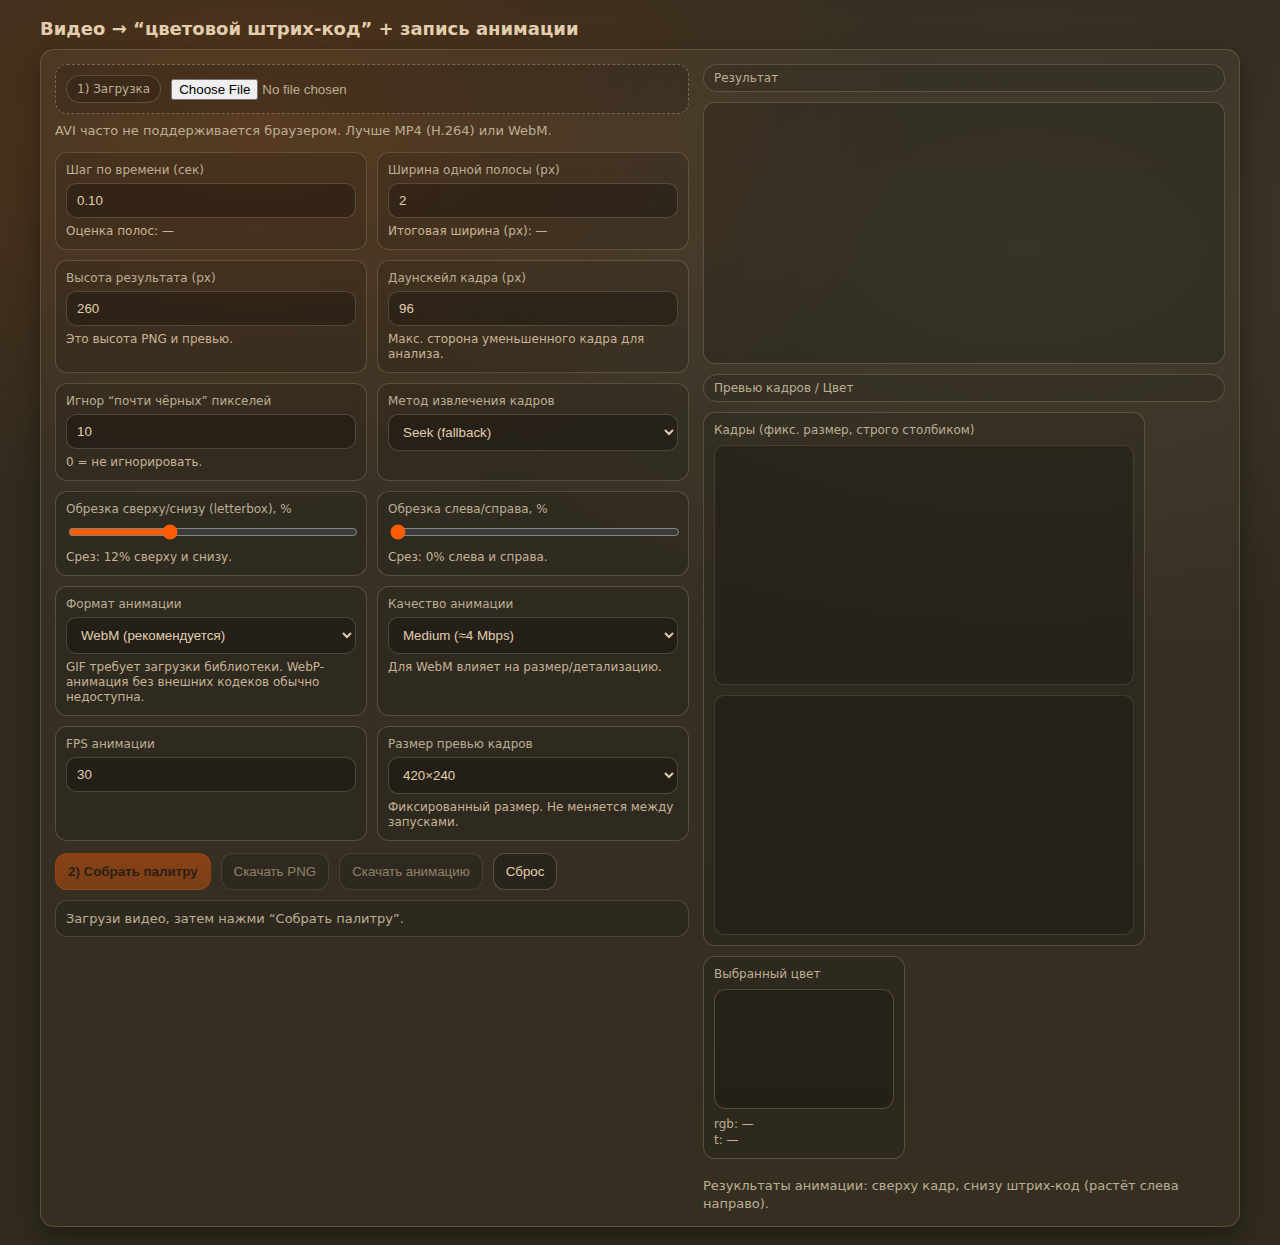
<file: palette_from_video.html>
<!doctype html>
<html lang="ru">
<head>
  <!-- Yandex.Metrika counter -->
<script type="text/javascript">
    (function(m,e,t,r,i,k,a){
        m[i]=m[i]||function(){(m[i].a=m[i].a||[]).push(arguments)};
        m[i].l=1*new Date();
        for (var j = 0; j < document.scripts.length; j++) {if (document.scripts[j].src === r) { return; }}
        k=e.createElement(t),a=e.getElementsByTagName(t)[0],k.async=1,k.src=r,a.parentNode.insertBefore(k,a)
    })(window, document,'script','https://mc.yandex.ru/metrika/tag.js?id=106884291', 'ym');

    ym(106884291, 'init', {ssr:true, webvisor:true, trackHash:true, clickmap:true, ecommerce:"dataLayer", referrer: document.referrer, url: location.href, accurateTrackBounce:true, trackLinks:true});
</script>
<noscript><div><img src="https://mc.yandex.ru/watch/106884291" style="position:absolute; left:-9999px;" alt="" /></div></noscript>
<!-- /Yandex.Metrika counter -->
  <meta charset="utf-8" />
  <meta name="viewport" content="width=device-width,initial-scale=1" />
  <title>Видео → цветовой штрих-код + анимация</title>
  <style>
    :root{
      --accent:#FC5C02; --bg:#312B1E; --text:#E2CEAE; --muted:#bcae93; --stroke:#7C6B51;
      --shadow:rgba(0,0,0,.35); --bad:#ff6b6b;
    }
    *{box-sizing:border-box}
    body{
      margin:18px;
      font-family:system-ui,-apple-system,Segoe UI,Roboto,Arial,sans-serif;
      background:
        radial-gradient(1200px 700px at 20% 10%, rgba(252,92,2,.16), transparent 55%),
        radial-gradient(1200px 700px at 80% 20%, rgba(226,206,174,.08), transparent 55%),
        var(--bg);
      color:var(--text);
    }
    h1{margin:0 0 10px 0;font-size:18px;font-weight:700}
    .wrap{max-width:1200px;margin:0 auto}
    .card{
      background:linear-gradient(180deg, rgba(255,255,255,.04), rgba(255,255,255,.02));
      border:1px solid rgba(124,107,81,.55);
      border-radius:14px;
      box-shadow:0 10px 28px var(--shadow);
      padding:14px;
    }
    .grid{display:grid;grid-template-columns:1.15fr .85fr;gap:14px;align-items:start}
    @media (max-width:980px){.grid{grid-template-columns:1fr}}

    .file{
      display:flex;gap:10px;align-items:center;width:100%;
      padding:10px;border-radius:12px;border:1px dashed rgba(226,206,174,.35);
      background:rgba(0,0,0,.15);min-width:0
    }
    .file input[type="file"]{width:100%;color:var(--muted);min-width:0}
    .pill{
      display:inline-flex;align-items:center;gap:8px;padding:6px 10px;border-radius:999px;
      border:1px solid rgba(124,107,81,.55);background:rgba(0,0,0,.12);
      font-size:12px;color:var(--muted);white-space:nowrap;flex:0 0 auto
    }
    .hint{margin-top:8px;color:var(--muted);font-size:13px;line-height:1.35}

    .controls{display:grid;grid-template-columns:1fr 1fr;gap:10px;margin-top:12px}
    @media (max-width:650px){.controls{grid-template-columns:1fr}}
    .field{
      padding:10px;border-radius:12px;border:1px solid rgba(124,107,81,.55);
      background:rgba(0,0,0,.12)
    }
    .field label{display:block;font-size:12px;color:var(--muted);margin-bottom:6px}
    .field .desc{font-size:12px;color:rgba(226,206,174,.85);margin-top:6px;line-height:1.25}
    .field input[type="number"], .field select{
      width:100%;padding:9px 10px;border-radius:10px;border:1px solid rgba(226,206,174,.22);
      background:rgba(0,0,0,.25);color:var(--text);outline:none
    }
    .field input[type="range"]{width:100%;accent-color:var(--accent)}

    .actions{display:flex;gap:10px;flex-wrap:wrap;margin-top:12px;align-items:center}
    button{
      padding:10px 12px;border-radius:12px;border:1px solid rgba(226,206,174,.25);
      background:rgba(0,0,0,.22);color:var(--text);cursor:pointer
    }
    button.primary{
      background:linear-gradient(180deg, rgba(252,92,2,.85), rgba(252,92,2,.68));
      border-color:rgba(252,92,2,.8);color:#1b110b;font-weight:700
    }
    button:disabled{opacity:.5;cursor:not-allowed}

    .status{
      margin-top:10px;font-size:13px;color:var(--muted);white-space:pre-line;
      padding:10px;border-radius:12px;border:1px solid rgba(124,107,81,.45);background:rgba(0,0,0,.12)
    }
    .status.err{color:var(--bad);border-color:rgba(255,107,107,.45)}
    .k{font-variant-numeric:tabular-nums}

    .canvasWrap{
      overflow-x:auto;overflow-y:hidden;border-radius:12px;border:1px solid rgba(124,107,81,.55);
      background:rgba(0,0,0,.18)
    }
    .canvasWrap canvas{display:block;width:auto;height:260px;image-rendering:pixelated}

    .previewBox{display:flex;flex-direction:column;gap:10px}

    /* ====== ВАЖНО: фиксируем превью, чтобы НЕ “уезжало” ====== */
    .inspect{
      display:flex;
      gap:10px;
      align-items:flex-start;
      flex-wrap:wrap; /* если узко — перенос */
    }
    .inspectCard{
      border:1px solid rgba(124,107,81,.55);background:rgba(0,0,0,.12);
      border-radius:12px;padding:10px;
    }

    /* контейнер превью фиксированной ширины */
    .frameCol{
      display:flex;
      flex-direction:column;     /* СТРОГО друг под другом */
      gap:10px;
      align-items:center;        /* центрируем фикс. блок */
      width:fit-content;
    }
    .frameWrap{
      border-radius:10px;border:1px solid rgba(124,107,81,.35);background:rgba(0,0,0,.18);
      overflow:hidden;
      width:var(--pvw);          /* фикс. размер через CSS variables */
      height:var(--pvh);
    }
    .frameWrap canvas{
      display:block;
      width:var(--pvw);          /* НЕ 100% */
      height:var(--pvh);
    }

    .swatch{width:180px;height:120px;border-radius:12px;border:1px solid rgba(124,107,81,.55);background:rgba(0,0,0,.18)}
    .swatchMeta{margin-top:8px;color:var(--muted);font-size:12px;line-height:1.3}

    video, #frame, #recCanvas{display:none}
  </style>
</head>
<body>
<div class="wrap" id="root" style="--pvw:420px;--pvh:240px;">
  <h1>Видео → “цветовой штрих-код” + запись анимации</h1>

  <div class="card">
    <div class="grid">
      <div>
        <div class="file">
          <span class="pill">1) Загрузка</span>
          <input id="file" type="file" accept="video/*" />
        </div>

        <div class="hint">
          AVI часто не поддерживается браузером. Лучше MP4 (H.264) или WebM.
        </div>

        <div class="controls">
          <div class="field">
            <label>Шаг по времени (сек)</label>
            <input id="step" type="number" min="0.01" step="0.01" value="0.10" />
            <div class="desc">Оценка полос: <span class="k" id="estStripes">—</span></div>
          </div>

          <div class="field">
            <label>Ширина одной полосы (px)</label>
            <input id="stripeW" type="number" min="1" step="1" value="2" />
            <div class="desc">Итоговая ширина (px): <span class="k" id="estWidth">—</span></div>
          </div>

          <div class="field">
            <label>Высота результата (px)</label>
            <input id="outH" type="number" min="80" step="10" value="260" />
            <div class="desc">Это высота PNG и превью.</div>
          </div>

          <div class="field">
            <label>Даунскейл кадра (px)</label>
            <input id="sampleSize" type="number" min="16" step="8" value="96" />
            <div class="desc">Макс. сторона уменьшенного кадра для анализа.</div>
          </div>

          <div class="field">
            <label>Игнор “почти чёрных” пикселей</label>
            <input id="darkIgnore" type="number" min="0" step="1" value="10" />
            <div class="desc">0 = не игнорировать.</div>
          </div>

          <div class="field">
            <label>Метод извлечения кадров</label>
            <select id="method">
              <option value="rvfc">RVFC (рекомендуется)</option>
              <option value="seek" selected>Seek (fallback)</option>
            </select>
          </div>

          <div class="field">
            <label>Обрезка сверху/снизу (letterbox), %</label>
            <input id="cropTB" type="range" min="0" max="35" step="1" value="12" />
            <div class="desc">Срез: <span class="k" id="cropTBVal">12</span>% сверху и снизу.</div>
          </div>

          <div class="field">
            <label>Обрезка слева/справа, %</label>
            <input id="cropLR" type="range" min="0" max="20" step="1" value="0" />
            <div class="desc">Срез: <span class="k" id="cropLRVal">0</span>% слева и справа.</div>
          </div>

          <div class="field">
            <label>Формат анимации</label>
            <select id="animFormat">
              <option value="webm" selected>WebM (рекомендуется)</option>
              <option value="gif">GIF (через gif.js)</option>
              <option value="webp" disabled>WebP (аним.) — недоступно</option>
            </select>
            <div class="desc">GIF требует загрузки библиотеки. WebP-анимация без внешних кодеков обычно недоступна.</div>
          </div>

          <div class="field">
            <label>Качество анимации</label>
            <select id="animQuality">
              <option value="low">Low (≈1.5 Mbps)</option>
              <option value="med" selected>Medium (≈4 Mbps)</option>
              <option value="high">High (≈8 Mbps)</option>
            </select>
            <div class="desc">Для WebM влияет на размер/детализацию.</div>
          </div>

          <div class="field">
            <label>FPS анимации</label>
            <input id="recFps" type="number" min="5" step="1" value="30" />
          </div>

          <div class="field">
            <label>Размер превью кадров</label>
            <select id="previewSize">
              <option value="420x240" selected>420×240</option>
              <option value="480x270">480×270</option>
              <option value="640x360">640×360</option>
            </select>
            <div class="desc">Фиксированный размер. Не меняется между запусками.</div>
          </div>
        </div>

        <div class="actions">
          <button id="run" class="primary" disabled>2) Собрать палитру</button>
          <button id="downloadPng" disabled>Скачать PNG</button>
          <button id="downloadAnim" disabled>Скачать анимацию</button>
          <button id="clear">Сброс</button>
        </div>

        <div id="status" class="status">Загрузи видео, затем нажми “Собрать палитру”.</div>
      </div>

      <div class="previewBox">
        <span class="pill">Результат</span>
        <div class="canvasWrap">
          <canvas id="out"></canvas>
        </div>

        <span class="pill">Превью кадров / Цвет</span>
        <div class="inspect">
          <div class="inspectCard">
            <div style="font-size:12px;color:var(--muted);margin-bottom:8px;">Кадры (фикс. размер, строго столбиком)</div>
            <div class="frameCol">
              <div class="frameWrap"><canvas id="curFrame"></canvas></div>
              <div class="frameWrap"><canvas id="downFrame"></canvas></div>
            </div>
          </div>

          <div class="inspectCard">
            <div style="font-size:12px;color:var(--muted);margin-bottom:8px;">Выбранный цвет</div>
            <div class="swatch" id="swatch"></div>
            <div class="swatchMeta">
              rgb: <span class="k" id="rgbTxt">—</span><br/>
              t: <span class="k" id="timeTxt">—</span>
            </div>
          </div>
        </div>

        <div class="hint">
          Резукльтаты анимации: сверху кадр, снизу штрих-код (растёт слева направо).
        </div>
      </div>
    </div>
  </div>

  <video id="v" muted playsinline></video>
  <canvas id="frame"></canvas>
  <canvas id="recCanvas"></canvas>
</div>

<script>
(() => {
  const root = document.getElementById('root');

  const fileInput = document.getElementById('file');
  const runBtn = document.getElementById('run');
  const dlPngBtn = document.getElementById('downloadPng');
  const dlAnimBtn = document.getElementById('downloadAnim');
  const clearBtn = document.getElementById('clear');
  const statusEl = document.getElementById('status');

  const stepEl = document.getElementById('step');
  const stripeWEl = document.getElementById('stripeW');
  const outHEl = document.getElementById('outH');
  const sampleSizeEl = document.getElementById('sampleSize');
  const darkIgnoreEl = document.getElementById('darkIgnore');
  const methodEl = document.getElementById('method');
  const cropTBEl = document.getElementById('cropTB');
  const cropLREl = document.getElementById('cropLR');
  const cropTBValEl = document.getElementById('cropTBVal');
  const cropLRValEl = document.getElementById('cropLRVal');

  const animFormatEl = document.getElementById('animFormat');
  const animQualityEl = document.getElementById('animQuality');
  const recFpsEl = document.getElementById('recFps');
  const previewSizeEl = document.getElementById('previewSize');

  const estStripesEl = document.getElementById('estStripes');
  const estWidthEl = document.getElementById('estWidth');

  const video = document.getElementById('v');

  const outCanvas = document.getElementById('out');
  const outCtx = outCanvas.getContext('2d', { willReadFrequently: true });

  const frameCanvas = document.getElementById('frame');
  const frameCtx = frameCanvas.getContext('2d', { willReadFrequently: true });

  const curFrameC = document.getElementById('curFrame');
  const curFrameCtx = curFrameC.getContext('2d', { willReadFrequently: true });

  const downFrameC = document.getElementById('downFrame');
  const downFrameCtx = downFrameC.getContext('2d', { willReadFrequently: true });

  const recCanvas = document.getElementById('recCanvas');
  const recCtx = recCanvas.getContext('2d', { willReadFrequently: true });

  const swatchEl = document.getElementById('swatch');
  const rgbTxtEl = document.getElementById('rgbTxt');
  const timeTxtEl = document.getElementById('timeTxt');

  let objectUrl = null;
  let abortFlag = false;
  let lastDuration = null;

  // WebM recorder state
  let recRecorder = null;
  let recChunks = [];
  let animBlobUrl = null;

  // GIF state (gif.js)
  let gifInstance = null;
  let gifFrames = 0;

  function setStatus(text, isError=false){
    statusEl.textContent = text;
    statusEl.classList.toggle('err', !!isError);
  }
  function clamp(v,a,b){ if(!isFinite(v)) return a; return Math.min(b, Math.max(a,v)); }
  function clampInt(v){ v=v|0; return v<0?0:(v>255?255:v); }
  function formatTime(sec){
    sec=Math.max(0,sec);
    const m=Math.floor(sec/60);
    const s=Math.floor(sec%60);
    const ms=Math.floor((sec-Math.floor(sec))*1000);
    return `${String(m).padStart(2,'0')}:${String(s).padStart(2,'0')}.${String(ms).padStart(3,'0')}`;
  }
  function nextFrame(){ return new Promise(r=>requestAnimationFrame(()=>r())); }
  async function safePlay(v){
    try{ const p=v.play(); if(p && typeof p.then==='function') await p; }catch(_){}
  }
  function plannedStripes(duration, step){
    if(!(isFinite(duration)&&duration>0)) return 1;
    if(!(isFinite(step)&&step>0)) return 1;
    if(step>=duration) return 1;
    return Math.max(1, Math.floor((duration-1e-9)/step)+1);
  }

  function parsePreviewSize(){
    const [w,h] = previewSizeEl.value.split('x').map(n=>parseInt(n,10));
    return { w: Math.max(1,w|0), h: Math.max(1,h|0) };
  }

  // Фиксируем превью “железно”: и canvas размеры, и CSS variables
  function applyPreviewSize(){
    const {w,h} = parsePreviewSize();
    root.style.setProperty('--pvw', `${w}px`);
    root.style.setProperty('--pvh', `${h}px`);

    curFrameC.width = w; curFrameC.height = h;
    downFrameC.width = w; downFrameC.height = h;

    curFrameCtx.clearRect(0,0,w,h);
    downFrameCtx.clearRect(0,0,w,h);
  }
  previewSizeEl.addEventListener('change', applyPreviewSize);
  applyPreviewSize();

  function updateEstimates(){
    if(!isFinite(lastDuration)||lastDuration<=0){
      estStripesEl.textContent='—';
      estWidthEl.textContent='—';
      return;
    }
    const rawStep=parseFloat(stepEl.value);
    const step=clamp(rawStep, 0.01, lastDuration);
    const stripeW=clamp(parseInt(stripeWEl.value,10), 1, 200);
    const n=plannedStripes(lastDuration, step);
    estStripesEl.textContent=String(n);
    estWidthEl.textContent=String(n*stripeW);
  }
  stepEl.addEventListener('input', updateEstimates);
  stripeWEl.addEventListener('input', updateEstimates);

  cropTBEl.addEventListener('input', ()=>cropTBValEl.textContent=cropTBEl.value);
  cropLREl.addEventListener('input', ()=>cropLRValEl.textContent=cropLREl.value);
  cropTBValEl.textContent=cropTBEl.value;
  cropLRValEl.textContent=cropLREl.value;

  function waitLoadedMeta(v){
    return new Promise((resolve,reject)=>{
      const t=setTimeout(()=>reject(new Error('timeout metadata')), 12000);
      const ok=()=>{cleanup(); resolve();};
      const err=()=>{cleanup(); reject(new Error('media error'));};
      const cleanup=()=>{
        clearTimeout(t);
        v.removeEventListener('loadedmetadata', ok);
        v.removeEventListener('loadeddata', ok);
        v.removeEventListener('durationchange', ok);
        v.removeEventListener('error', err);
      };
      v.addEventListener('loadedmetadata', ok, {once:true});
      v.addEventListener('loadeddata', ok, {once:true});
      v.addEventListener('durationchange', ok, {once:true});
      v.addEventListener('error', err, {once:true});
    });
  }

  function drawAspectFit(ctx, src, cw, ch){
    ctx.clearRect(0,0,cw,ch);
    const sw = src.videoWidth ?? src.width;
    const sh = src.videoHeight ?? src.height;
    if(!sw || !sh) return;
    const scale = Math.min(cw/sw, ch/sh);
    const dw = Math.round(sw*scale);
    const dh = Math.round(sh*scale);
    const dx = Math.floor((cw-dw)/2);
    const dy = Math.floor((ch-dh)/2);
    ctx.drawImage(src, dx, dy, dw, dh);
  }

  function dominantColorQuantized(rgba, darkIgnore){
    const bins=new Map();
    const len=rgba.length;
    let ra=0,ga=0,ba=0,ca=0;
    let rf=0,gf=0,bf=0,cf=0;

    for(let i=0;i<len;i+=4){
      const a=rgba[i+3];
      if(a<16) continue;
      const r=rgba[i], g=rgba[i+1], b=rgba[i+2];

      ra+=r; ga+=g; ba+=b; ca++;

      const y=(r*0.299+g*0.587+b*0.114);
      if(y<=darkIgnore) continue;

      rf+=r; gf+=g; bf+=b; cf++;

      const rq=r>>2, gq=g>>2, bq=b>>2;
      const key=(rq<<12)|(gq<<6)|bq;
      bins.set(key, (bins.get(key)||0)+1);
    }

    if(bins.size===0){
      if(ca===0) return {r:0,g:0,b:0};
      return {r:Math.round(ra/ca), g:Math.round(ga/ca), b:Math.round(ba/ca)};
    }

    let bestKey=0, bestCount=-1;
    for(const [k,c] of bins.entries()){
      if(c>bestCount){bestCount=c; bestKey=k;}
    }

    const rq=(bestKey>>12)&63, gq=(bestKey>>6)&63, bq=bestKey&63;
    let r=(rq<<2)+2, g=(gq<<2)+2, b=(bq<<2)+2;

    if((r+g+b)<30 && cf>0){
      r=Math.round(rf/cf); g=Math.round(gf/cf); b=Math.round(bf/cf);
    }
    return {r:clampInt(r), g:clampInt(g), b:clampInt(b)};
  }

  async function seekTo(v, time){
    if(Math.abs(v.currentTime-time)<0.0005) return;
    return new Promise((resolve,reject)=>{
      let settled=false;
      const onSeeked=async()=>{
        try{
          await nextFrame();
          await new Promise(r=>setTimeout(r,40));
          if(!settled){settled=true; cleanup(); resolve();}
        }catch(e){
          if(!settled){settled=true; cleanup(); reject(e);}
        }
      };
      const onErr=()=>{
        if(!settled){settled=true; cleanup(); reject(new Error('seek error'));}
      };
      const cleanup=()=>{
        v.removeEventListener('seeked', onSeeked);
        v.removeEventListener('error', onErr);
      };
      v.addEventListener('seeked', onSeeked);
      v.addEventListener('error', onErr, {once:true});
      try{ v.currentTime=time; }catch(e){ cleanup(); reject(e); }
    });
  }

  function revokeAnimUrl(){
    if(animBlobUrl){ URL.revokeObjectURL(animBlobUrl); animBlobUrl=null; }
  }

  // ===== WebM recording =====
  function qualityToBitrate(q){
    if(q==='low') return 1500_000;
    if(q==='high') return 8000_000;
    return 4000_000;
  }

  function startWebmRecording(fps, bitrate){
    revokeAnimUrl();
    recChunks = [];

    const stream = recCanvas.captureStream(fps);
    let mime = 'video/webm;codecs=vp9';
    if(typeof MediaRecorder === 'undefined') return false;
    if(!MediaRecorder.isTypeSupported(mime)) mime = 'video/webm;codecs=vp8';
    if(!MediaRecorder.isTypeSupported(mime)) mime = 'video/webm';

    recRecorder = new MediaRecorder(stream, {
      mimeType: mime,
      videoBitsPerSecond: bitrate
    });

    recRecorder.ondataavailable = (e) => {
      if(e.data && e.data.size>0) recChunks.push(e.data);
    };
    recRecorder.onstop = () => {
      const blob = new Blob(recChunks, { type: recRecorder.mimeType || 'video/webm' });
      animBlobUrl = URL.createObjectURL(blob);
      dlAnimBtn.disabled = false;
      dlAnimBtn.textContent = 'Скачать анимацию (WebM)';
      setStatus(statusEl.textContent + `\nАнимация WebM готова: ${Math.round(blob.size/1024/1024*10)/10} MB`, false);
    };

    recRecorder.start(250);
    return true;
  }

  function stopWebm(){
    if(recRecorder && recRecorder.state !== 'inactive'){
      recRecorder.stop();
    }
  }

  // ===== GIF via gif.js (CDN) =====
  async function ensureGifJsLoaded(){
    if(window.GIF) return true;

    // gif.js requires two files: gif.js and gif.worker.js
    // We'll load gif.js from CDN; worker will be set via workerScript option (same CDN).
    const src = 'https://cdnjs.cloudflare.com/ajax/libs/gif.js/0.2.0/gif.js';
    await new Promise((resolve, reject) => {
      const s = document.createElement('script');
      s.src = src;
      s.onload = resolve;
      s.onerror = () => reject(new Error('Не удалось загрузить gif.js'));
      document.head.appendChild(s);
    });
    return !!window.GIF;
  }

  function startGifRecording(){
    revokeAnimUrl();
    gifFrames = 0;
    gifInstance = new window.GIF({
      workers: 2,
      quality: 10,
      workerScript: 'https://cdnjs.cloudflare.com/ajax/libs/gif.js/0.2.0/gif.worker.js'
    });

    gifInstance.on('finished', (blob) => {
      animBlobUrl = URL.createObjectURL(blob);
      dlAnimBtn.disabled = false;
      dlAnimBtn.textContent = 'Скачать анимацию (GIF)';
      setStatus(statusEl.textContent + `\nGIF готов: ${Math.round(blob.size/1024/1024*10)/10} MB • кадров: ${gifFrames}`, false);
    });

    return true;
  }

  function addGifFrame(delayMs){
    if(!gifInstance) return;
    // добавляем recCanvas как кадр (copy = true)
    gifInstance.addFrame(recCanvas, {copy:true, delay: delayMs});
    gifFrames++;
  }

  function stopGif(){
    if(gifInstance){
      gifInstance.render();
    }
  }

  // ===== UI Handlers =====
  dlPngBtn.addEventListener('click', ()=>{
    if(!outCanvas.width || !outCanvas.height) return;
    const a=document.createElement('a');
    a.download='video_palette.png';
    a.href=outCanvas.toDataURL('image/png');
    a.click();
  });

  dlAnimBtn.addEventListener('click', ()=>{
    if(!animBlobUrl) return;
    const fmt = animFormatEl.value;
    const a=document.createElement('a');
    a.download = (fmt === 'gif') ? 'palette_animation.gif' : 'palette_animation.webm';
    a.href=animBlobUrl;
    a.click();
  });

  clearBtn.addEventListener('click', ()=>{
    abortFlag=true;
    try{video.pause();}catch{}
    if(objectUrl){URL.revokeObjectURL(objectUrl); objectUrl=null;}
    revokeAnimUrl();

    fileInput.value='';
    runBtn.disabled=true;
    dlPngBtn.disabled=true;
    dlAnimBtn.disabled=true;

    outCanvas.width=0; outCanvas.height=0;
    outCtx.clearRect(0,0,1,1);

    applyPreviewSize(); // вернёт фиксированный размер всегда
    swatchEl.style.background='rgba(0,0,0,.18)';
    rgbTxtEl.textContent='—';
    timeTxtEl.textContent='—';

    lastDuration=null;
    updateEstimates();
    setStatus('Сброшено. Загрузи видео заново.');
  });

  fileInput.addEventListener('change', async ()=>{
    abortFlag=true;
    runBtn.disabled=true;
    dlPngBtn.disabled=true;
    dlAnimBtn.disabled=true;

    const file=fileInput.files?.[0];
    if(!file) return;

    if(objectUrl) URL.revokeObjectURL(objectUrl);
    objectUrl=URL.createObjectURL(file);

    video.removeAttribute('src');
    video.load();
    video.src=objectUrl;

    try{ await waitLoadedMeta(video); }
    catch{
      setStatus('Ошибка: не удалось прочитать видео (кодек/контейнер может не поддерживаться браузером).', true);
      return;
    }

    if(!isFinite(video.duration) || video.duration<=0){
      setStatus('Ошибка: длительность видео не определена.', true);
      return;
    }

    lastDuration=video.duration;
    updateEstimates();
    applyPreviewSize(); // на всякий случай при смене видео

    setStatus(
      `Видео загружено: ${formatTime(video.duration)} • ${video.videoWidth}×${video.videoHeight}\n` +
      `План полос (по текущему шагу): ${estStripesEl.textContent}`,
      false
    );

    runBtn.disabled=false;
  });

  // ===== Main process =====
  runBtn.addEventListener('click', async ()=>{
    const file=fileInput.files?.[0];
    if(!file) return;

    abortFlag=false;
    runBtn.disabled=true;
    dlPngBtn.disabled=true;
    dlAnimBtn.disabled=true;
    revokeAnimUrl();

    // критично: фиксируем превью перед каждым прогоном
    applyPreviewSize();

    const duration=video.duration;
    if(!isFinite(duration)||duration<=0){
      setStatus('Ошибка: видео без корректной длительности.', true);
      runBtn.disabled=false;
      return;
    }

    const rawStep=parseFloat(stepEl.value);
    const step=clamp(rawStep, 0.01, duration);

    const stripeW=clamp(parseInt(stripeWEl.value,10), 1, 200);
    const outH=clamp(parseInt(outHEl.value,10), 80, 4000);
    const sampleSize=clamp(parseInt(sampleSizeEl.value,10), 16, 1024);
    const darkIgnore=clamp(parseInt(darkIgnoreEl.value,10), 0, 80);
    const cropTBp=clamp(parseInt(cropTBEl.value,10), 0, 35);
    const cropLRp=clamp(parseInt(cropLREl.value,10), 0, 20);
    const method=methodEl.value;

    outCanvas.style.height = `${outH}px`;

    const vw=video.videoWidth||1;
    const vh=video.videoHeight||1;

    // downscale for analysis
    const scale=sampleSize/Math.max(vw,vh);
    frameCanvas.width=Math.max(1, Math.round(vw*scale));
    frameCanvas.height=Math.max(1, Math.round(vh*scale));

    // crop in downscale coords
    const dw=frameCanvas.width, dh=frameCanvas.height;
    const cropTB=Math.round(dh*(cropTBp/100));
    const cropLR=Math.round(dw*(cropLRp/100));
    const sx=cropLR, sy=cropTB;
    const sw=Math.max(1, dw-cropLR*2);
    const sh=Math.max(1, dh-cropTB*2);

    const n=plannedStripes(duration, step);

    // output stripes
    outCanvas.width=n*stripeW;
    outCanvas.height=outH;
    outCtx.clearRect(0,0,outCanvas.width,outCanvas.height);

    // recording canvas setup: TOP frame + BOTTOM stripes
    const recTopH = 360;
    const recBottomH = 200;

    // ширина анимации: стараемся уместить все полосы “как есть”, но не делаем безумно широкую
    const maxRecW = 1600;
    const minRecW = 800;
    const targetW = clamp(outCanvas.width, minRecW, maxRecW);
    const recStripeW = Math.max(1, Math.floor(targetW / n));
    const recW = recStripeW * n;

    recCanvas.width = recW;
    recCanvas.height = recTopH + recBottomH;

    function paintRecBackground(){
      recCtx.fillStyle = 'rgb(49,43,30)';
      recCtx.fillRect(0,0,recCanvas.width,recCanvas.height);
    }

    function drawRecComposite(frameSource, stripeIndex, color){
      paintRecBackground();

      // top frame aspect-fit
      const topW = recCanvas.width, topH = recTopH;
      const sw2 = frameSource.videoWidth ?? frameSource.width;
      const sh2 = frameSource.videoHeight ?? frameSource.height;
      const s = Math.min(topW/sw2, topH/sh2);
      const dw2 = Math.round(sw2*s), dh2 = Math.round(sh2*s);
      const dx2 = Math.floor((topW-dw2)/2), dy2 = Math.floor((topH-dh2)/2);
      recCtx.drawImage(frameSource, dx2, dy2, dw2, dh2);

      // separator
      recCtx.fillStyle = 'rgba(226,206,174,.25)';
      recCtx.fillRect(0, recTopH, recCanvas.width, 1);

      // bottom stripes scaled to recW × recBottomH
      const bottomY = recTopH + 1;
      recCtx.drawImage(outCanvas, 0, 0, outCanvas.width, outCanvas.height, 0, bottomY, recCanvas.width, recBottomH);

      // current stripe highlight
      const stripeX = stripeIndex * recStripeW;
      recCtx.fillStyle = 'rgba(252,92,2,.35)';
      recCtx.fillRect(stripeX, bottomY, recStripeW, recBottomH);

      // swatch
      recCtx.fillStyle = `rgb(${color.r},${color.g},${color.b})`;
      recCtx.fillRect(recCanvas.width - 96, 12, 84, 40);
      recCtx.strokeStyle = 'rgba(226,206,174,.55)';
      recCtx.strokeRect(recCanvas.width - 96, 12, 84, 40);
    }

    // start animation recording
    const fmt = animFormatEl.value;
    const fps = clamp(parseInt(recFpsEl.value,10), 5, 60);
    const q = animQualityEl.value;
    const bitrate = qualityToBitrate(q);

    let gifDelayMs = Math.round(1000 / fps);
    let usingWebm = false;
    let usingGif = false;

    try{
      if(fmt === 'webm'){
        if(typeof MediaRecorder === 'undefined' || !recCanvas.captureStream){
          setStatus('MediaRecorder/captureStream не поддерживается браузером. Запись отключена.', true);
        } else {
          usingWebm = startWebmRecording(fps, bitrate);
          if(!usingWebm){
            setStatus('Не удалось стартовать запись WebM (тип кодека не поддерживается).', true);
          }
        }
      } else if(fmt === 'gif'){
        const ok = await ensureGifJsLoaded();
        if(!ok){
          setStatus('Не удалось загрузить gif.js. Переключи формат анимации на WebM.', true);
        } else {
          usingGif = startGifRecording();
          if(!usingGif){
            setStatus('Не удалось инициализировать GIF запись. Переключи на WebM.', true);
          }
        }
      }

      setStatus(
        `Старт…\nМетод: ${method.toUpperCase()} • шаг: ${step}s • полос: ${n}\n` +
        `PNG: ${outCanvas.width}px • Анимация: ${recCanvas.width}×${recCanvas.height} • FPS=${fps} • ${fmt.toUpperCase()}`,
        false
      );

      // processing
      if(method==='rvfc'){
        if(typeof video.requestVideoFrameCallback!=='function'){
          setStatus('Ошибка: RVFC недоступен. Переключи на Seek.', true);
          throw new Error('RVFC not available');
        }

        video.currentTime=0;
        await safePlay(video);

        let sampled=0;
        let nextT=0;
        let x=0;

        await new Promise((resolve)=>{
          const tick=()=>{
            if(abortFlag){ resolve(); return; }
            video.requestVideoFrameCallback((now, meta)=>{
              if(abortFlag){ resolve(); return; }
              const t=(meta && typeof meta.mediaTime==='number') ? meta.mediaTime : (video.currentTime||0);

              if(t + 1e-6 >= nextT){
                frameCtx.drawImage(video, 0,0, frameCanvas.width, frameCanvas.height);
                const img = frameCtx.getImageData(sx,sy,sw,sh);
                const col = dominantColorQuantized(img.data, darkIgnore);

                outCtx.fillStyle = `rgb(${col.r},${col.g},${col.b})`;
                outCtx.fillRect(x, 0, stripeW, outH);

                drawAspectFit(curFrameCtx, video, curFrameC.width, curFrameC.height);
                drawAspectFit(downFrameCtx, frameCanvas, downFrameC.width, downFrameC.height);

                swatchEl.style.background = `rgb(${col.r},${col.g},${col.b})`;
                rgbTxtEl.textContent = `${col.r}, ${col.g}, ${col.b}`;
                timeTxtEl.textContent = formatTime(t);

                drawRecComposite(video, sampled, col);
                if(usingGif) addGifFrame(gifDelayMs);

                x += stripeW;
                sampled++;
                nextT += step;

                if(sampled===1 || sampled%25===0){
                  setStatus(`В процессе…\nПолоса ${sampled}/${n}\nt=${formatTime(t)} • rgb(${col.r},${col.g},${col.b})`, false);
                }

                if(sampled>=n || nextT>duration+1e-3){
                  try{video.pause();}catch{}
                  resolve(); return;
                }
              }
              tick();
            });
          };
          tick();
        });

      } else {
        // SEEK
        await safePlay(video); try{video.pause();}catch{}

        let x=0;
        for(let i=0;i<n;i++){
          if(abortFlag) break;
          const t = (n===1) ? 0 : Math.min(duration, i*step);
          await seekTo(video, t);

          frameCtx.drawImage(video, 0,0, frameCanvas.width, frameCanvas.height);
          const img = frameCtx.getImageData(sx,sy,sw,sh);
          const col = dominantColorQuantized(img.data, darkIgnore);

          outCtx.fillStyle = `rgb(${col.r},${col.g},${col.b})`;
          outCtx.fillRect(x, 0, stripeW, outH);

          drawAspectFit(curFrameCtx, video, curFrameC.width, curFrameC.height);
          drawAspectFit(downFrameCtx, frameCanvas, downFrameC.width, downFrameC.height);

          swatchEl.style.background = `rgb(${col.r},${col.g},${col.b})`;
          rgbTxtEl.textContent = `${col.r}, ${col.g}, ${col.b}`;
          timeTxtEl.textContent = formatTime(t);

          drawRecComposite(video, i, col);
          if(usingGif) addGifFrame(gifDelayMs);

          x += stripeW;

          if(i===0 || i%25===0 || i===n-1){
            setStatus(`В процессе…\nПолоса ${i+1}/${n}\nt=${formatTime(t)} • rgb(${col.r},${col.g},${col.b})`, false);
            await nextFrame();
          }
        }
      }

      setStatus(`Готово.\nПолос: ${n}\nШирина PNG: ${outCanvas.width}px`, false);
      dlPngBtn.disabled = false;

    } catch(e){
      setStatus(`Ошибка: ${String(e && e.message ? e.message : e)}`, true);
    } finally {
      try{video.pause();}catch{}
      runBtn.disabled=false;
      updateEstimates();

      // finalize animation
      if(usingWebm) stopWebm();
      if(usingGif) stopGif();

      // если не писали, кнопку не активируем
      if(!usingWebm && !usingGif){
        dlAnimBtn.disabled = true;
        dlAnimBtn.textContent = 'Скачать анимацию';
      }
    }
  });

  // initial
  setStatus('Загрузи видео, затем нажми “Собрать палитру”.');
})();
</script>
</body>
</html>
</file>
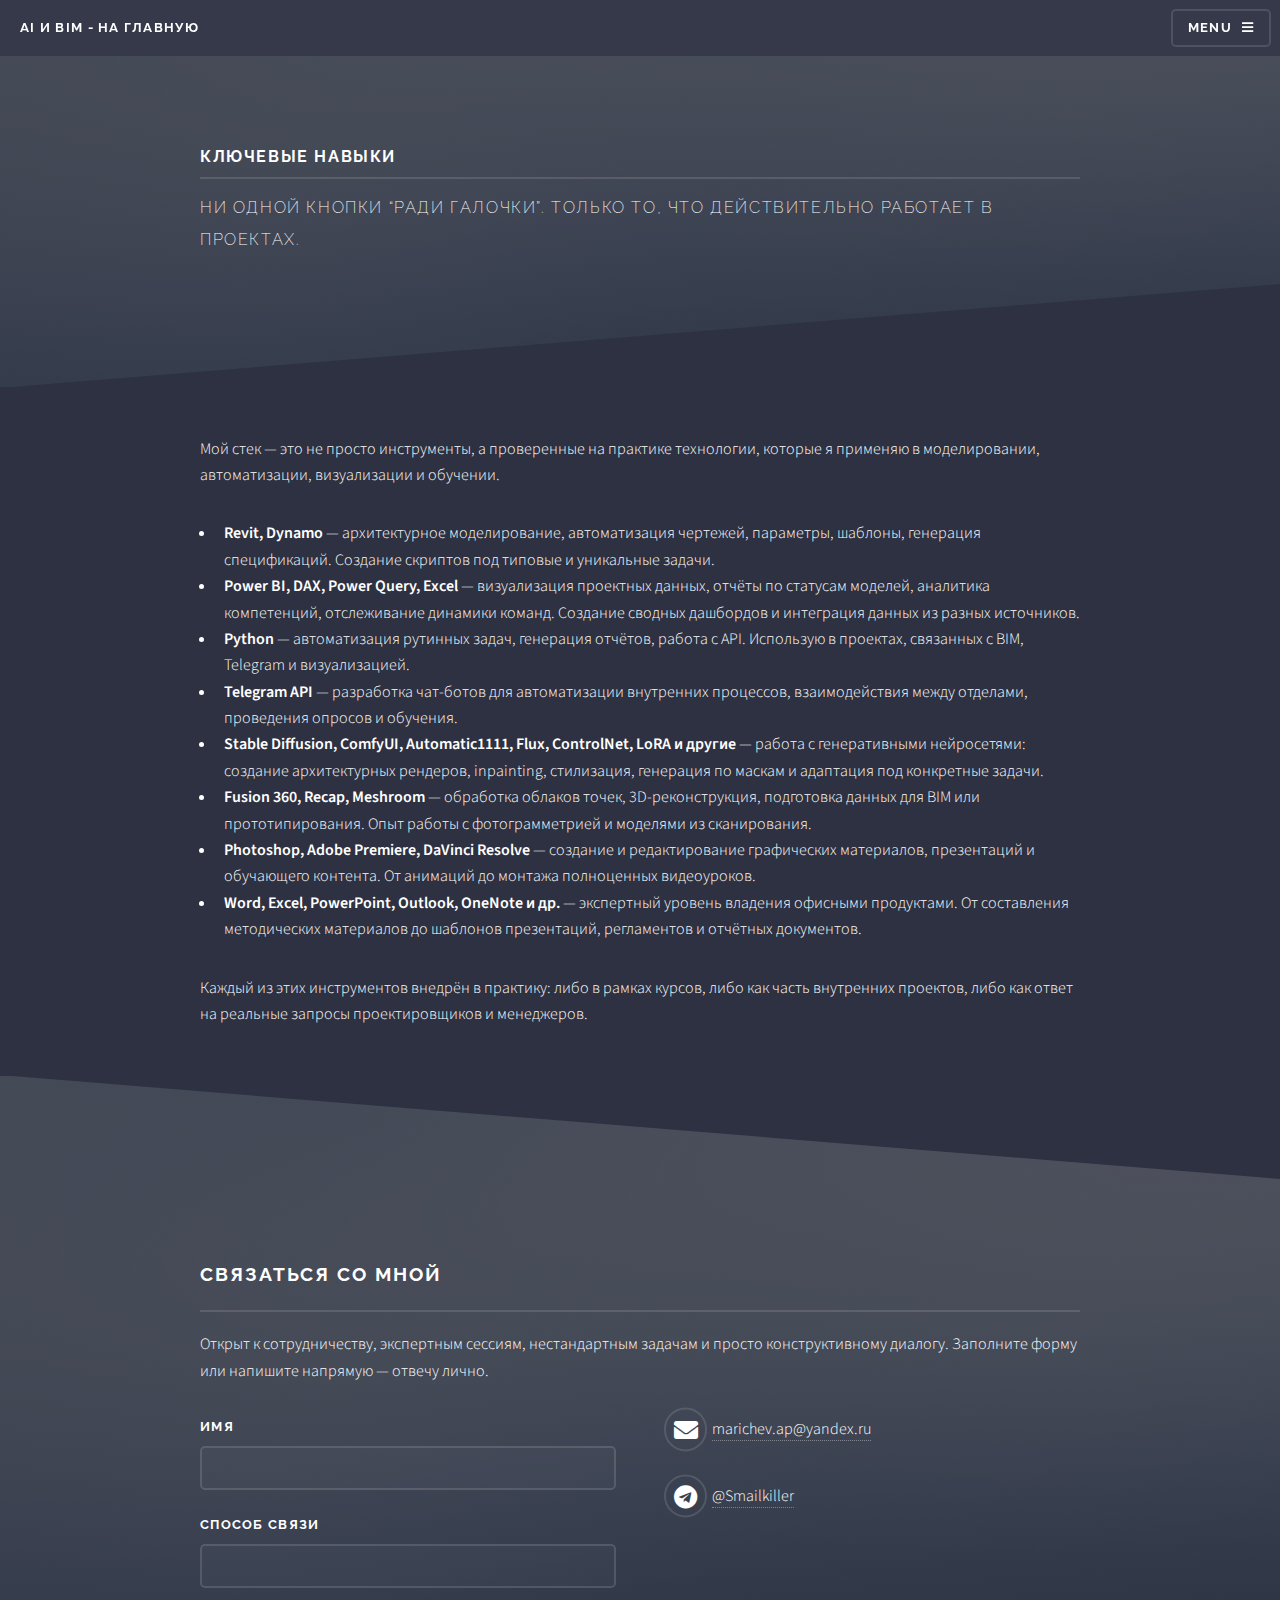
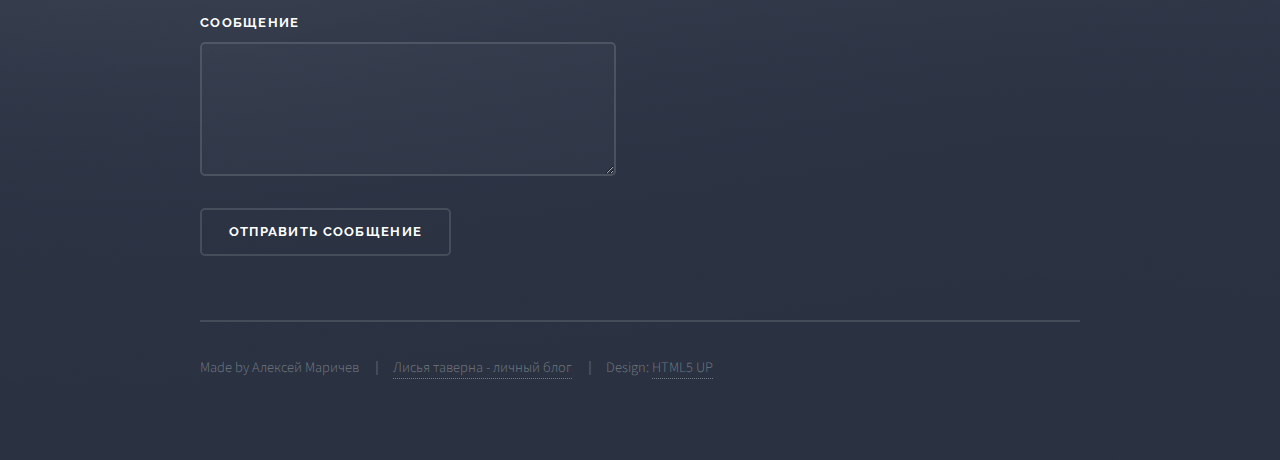
<file: skills.html>
<!DOCTYPE HTML>

<html>
	<head>
		<title>Алексей Маричев — Эксперт по AI и архитектуре</title>
		<meta charset="utf-8" />
		<link rel="icon" href="images/favicon.ico" type="image/x-icon" />
		<meta name="viewport" content="width=device-width, initial-scale=1, user-scalable=no" />
		<link rel="stylesheet" href="assets/css/main.css" />
		<noscript><link rel="stylesheet" href="assets/css/noscript.css" /></noscript>
	</head>
	<body class="is-preload">

		<!-- Page Wrapper -->
			<div id="page-wrapper">

				<!-- Header -->
					<header id="header">
						<h1><a href="index.html">AI и BIM - на главную</a></h1>
						<nav>
							<a href="#menu">Menu</a>
						</nav>
					</header>

				<!-- Menu -->
					<nav id="menu">
						<div class="inner">
							<h2>Menu</h2>
							<ul class="links">
								<li><a href="index.html">Главная</a></li>
								<li><a href="about.html">Обо мне</a></li>
								<li><a href="career_path.html">Карьера</a></li>
								<li><a href="skills.html">Навыки</a></li>
								<li><a href="index.html#four">Проекты</a></li>
								<li><a href="skills.html#footer">Конаткты</a></li>
							</ul>
							<a href="#" class="close">Close</a>
						</div>
					</nav>

				<!-- Wrapper -->
					<section id="wrapper">
						<header>
							<div class="inner">
								<h2>Ключевые навыки</h2>
								<p>Ни одной кнопки “ради галочки”. Только то, что действительно работает в проектах.</p>
							</div>
						</header>

						<!-- Content -->
<section id="main" class="wrapper">
  <div class="inner">
  <p>Мой стек — это не просто инструменты, а проверенные на практике технологии, которые я применяю в моделировании, автоматизации, визуализации и обучении.</p>
			<ul>
				<li><strong>Revit, Dynamo</strong> — архитектурное моделирование, автоматизация чертежей, параметры, шаблоны, генерация спецификаций. Создание скриптов под типовые и уникальные задачи.</li>
				<li><strong>Power BI, DAX, Power Query, Excel</strong> — визуализация проектных данных, отчёты по статусам моделей, аналитика компетенций, отслеживание динамики команд. Создание сводных дашбордов и интеграция данных из разных источников.</li>
				<li><strong>Python</strong> — автоматизация рутинных задач, генерация отчётов, работа с API. Использую в проектах, связанных с BIM, Telegram и визуализацией.</li>
				<li><strong>Telegram API</strong> — разработка чат-ботов для автоматизации внутренних процессов, взаимодействия между отделами, проведения опросов и обучения.</li>
				<li><strong>Stable Diffusion, ComfyUI, Automatic1111, Flux, ControlNet, LoRA и другие</strong> — работа с генеративными нейросетями: создание архитектурных рендеров, inpainting, стилизация, генерация по маскам и адаптация под конкретные задачи.</li>
				<li><strong>Fusion 360, Recap, Meshroom</strong> — обработка облаков точек, 3D-реконструкция, подготовка данных для BIM или прототипирования. Опыт работы с фотограмметрией и моделями из сканирования.</li>
				<li><strong>Photoshop, Adobe Premiere, DaVinci Resolve</strong> — создание и редактирование графических материалов, презентаций и обучающего контента. От анимаций до монтажа полноценных видеоуроков.</li>
				<li><strong>Word, Excel, PowerPoint, Outlook, OneNote и др.</strong> — экспертный уровень владения офисными продуктами. От составления методических материалов до шаблонов презентаций, регламентов и отчётных документов.</li>
			</ul>

    <p>
      Каждый из этих инструментов внедрён в практику: либо в рамках курсов, либо как часть внутренних проектов, либо как ответ на реальные запросы проектировщиков и менеджеров.
    </p>
  </div>
</section>


					</section>

				<!-- Footer -->
					<section id="footer">
						<div class="inner">
							<h2 class="major">Связаться со мной</h2>
							<p>Открыт к сотрудничеству, экспертным сессиям, нестандартным задачам и просто конструктивному диалогу. Заполните форму или напишите напрямую — отвечу лично.</p>
							<form id="contact-form">
								<div class="fields">
									<div class="field">
										<label for="name">Имя</label>
										<input type="text" name="name" id="name" required>
									</div>
									<div class="field">
										<label for="email">Способ связи</label>
										<input type="text" name="contact" id="contact" required>
									</div>
									<div class="field">
										<label for="message">Сообщение</label>
										<textarea name="message" id="message" rows="4" required></textarea>
									</div>
								</div>
								<ul class="actions">
									<li><input type="submit" value="Отправить сообщение" /></li>
								</ul>
							</form>
							<ul class="contact">
								<li class="icon solid fa-envelope "><a href="mailto:marichev.ap@yandex.ru">marichev.ap@yandex.ru</a></li>
								<li class="icon brands fa-telegram"><a href="https://t.me/Smailkiller">@Smailkiller</a></li>
							
							</ul>
							<ul class="copyright">
								<li>Made by Алексей Маричев</li>
								 <li><a href="https://t.me/SMailsPub" target="_blank">Лисья таверна - личный блог</a></li>
								<li>Design: <a href="http://html5up.net">HTML5 UP</a></li>
							</ul>
						</div>
					</section>
			</div>

		<!-- Scripts -->
			<script src="assets/js/jquery.min.js"></script>
			<script src="assets/js/jquery.scrollex.min.js"></script>
			<script src="assets/js/browser.min.js"></script>
			<script src="assets/js/breakpoints.min.js"></script>
			<script src="assets/js/util.js"></script>
			<script src="assets/js/main.js"></script>

	</body>
</html>
</file>
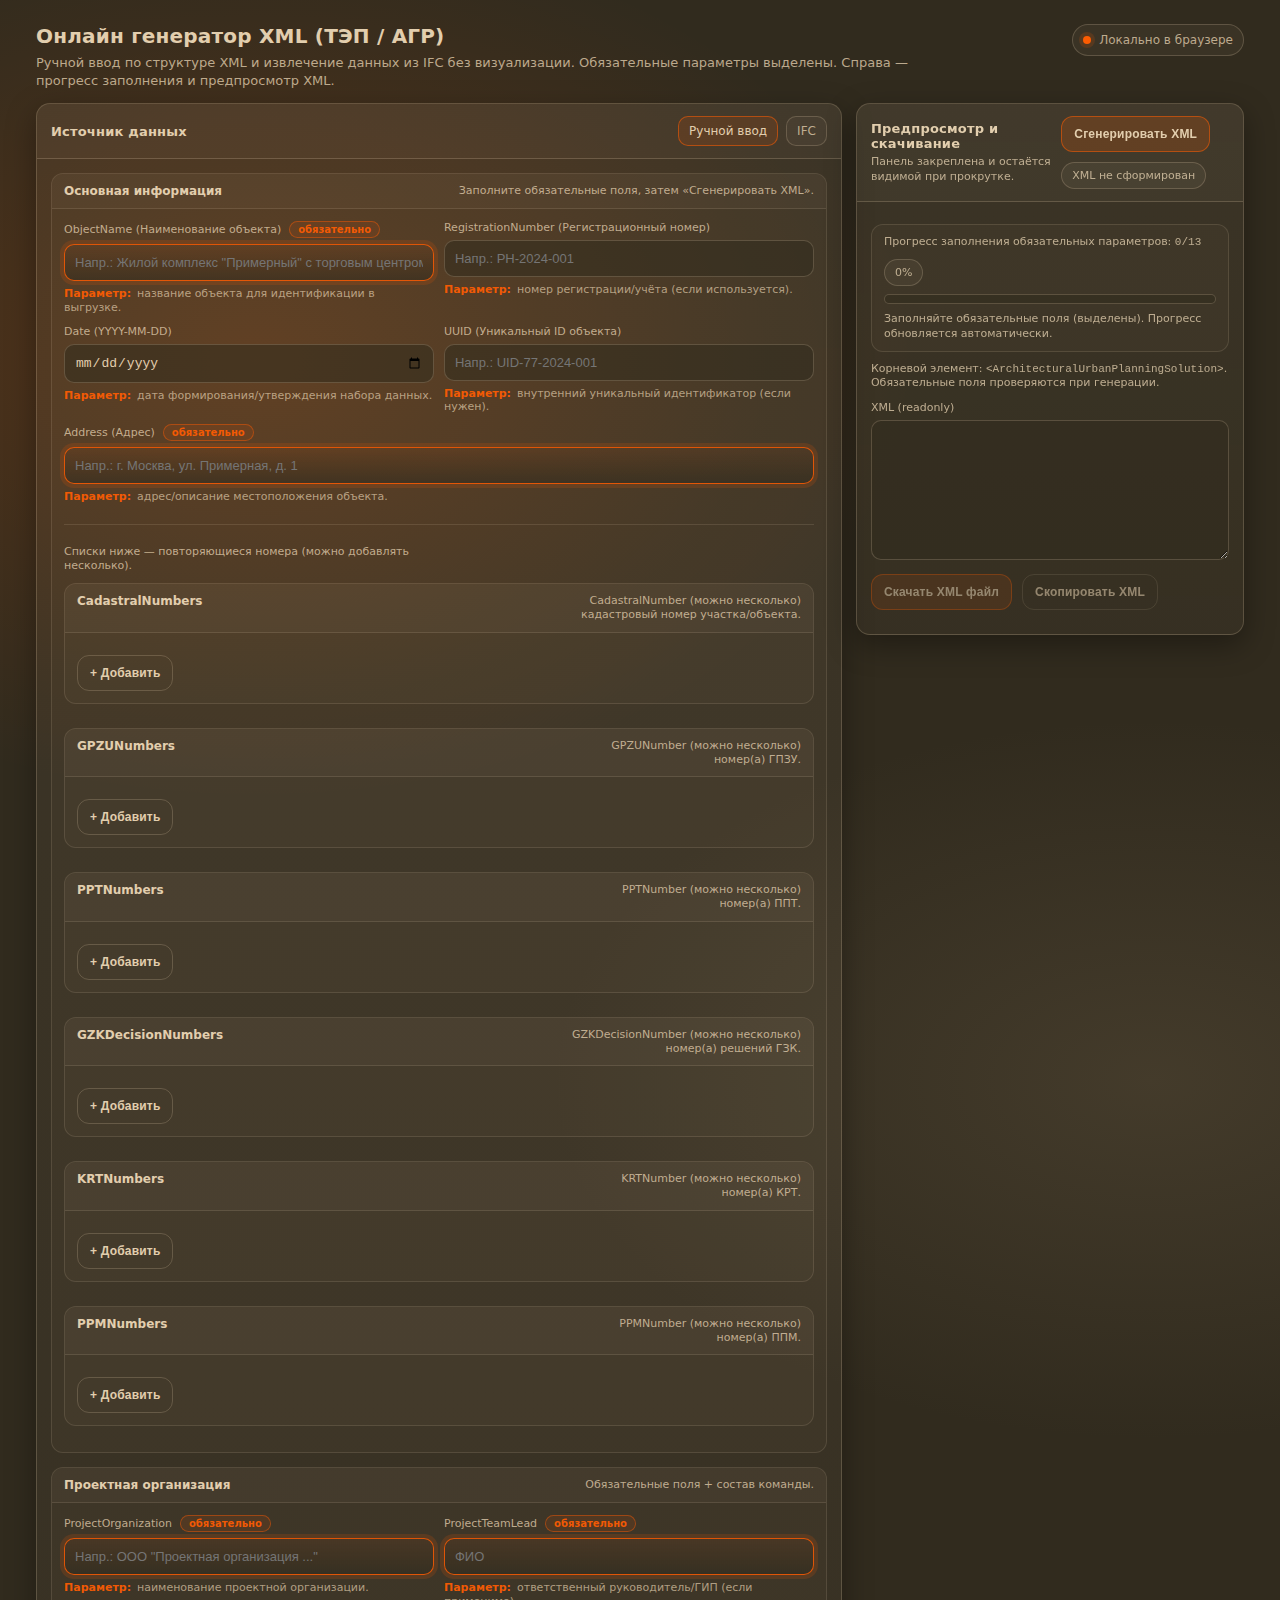
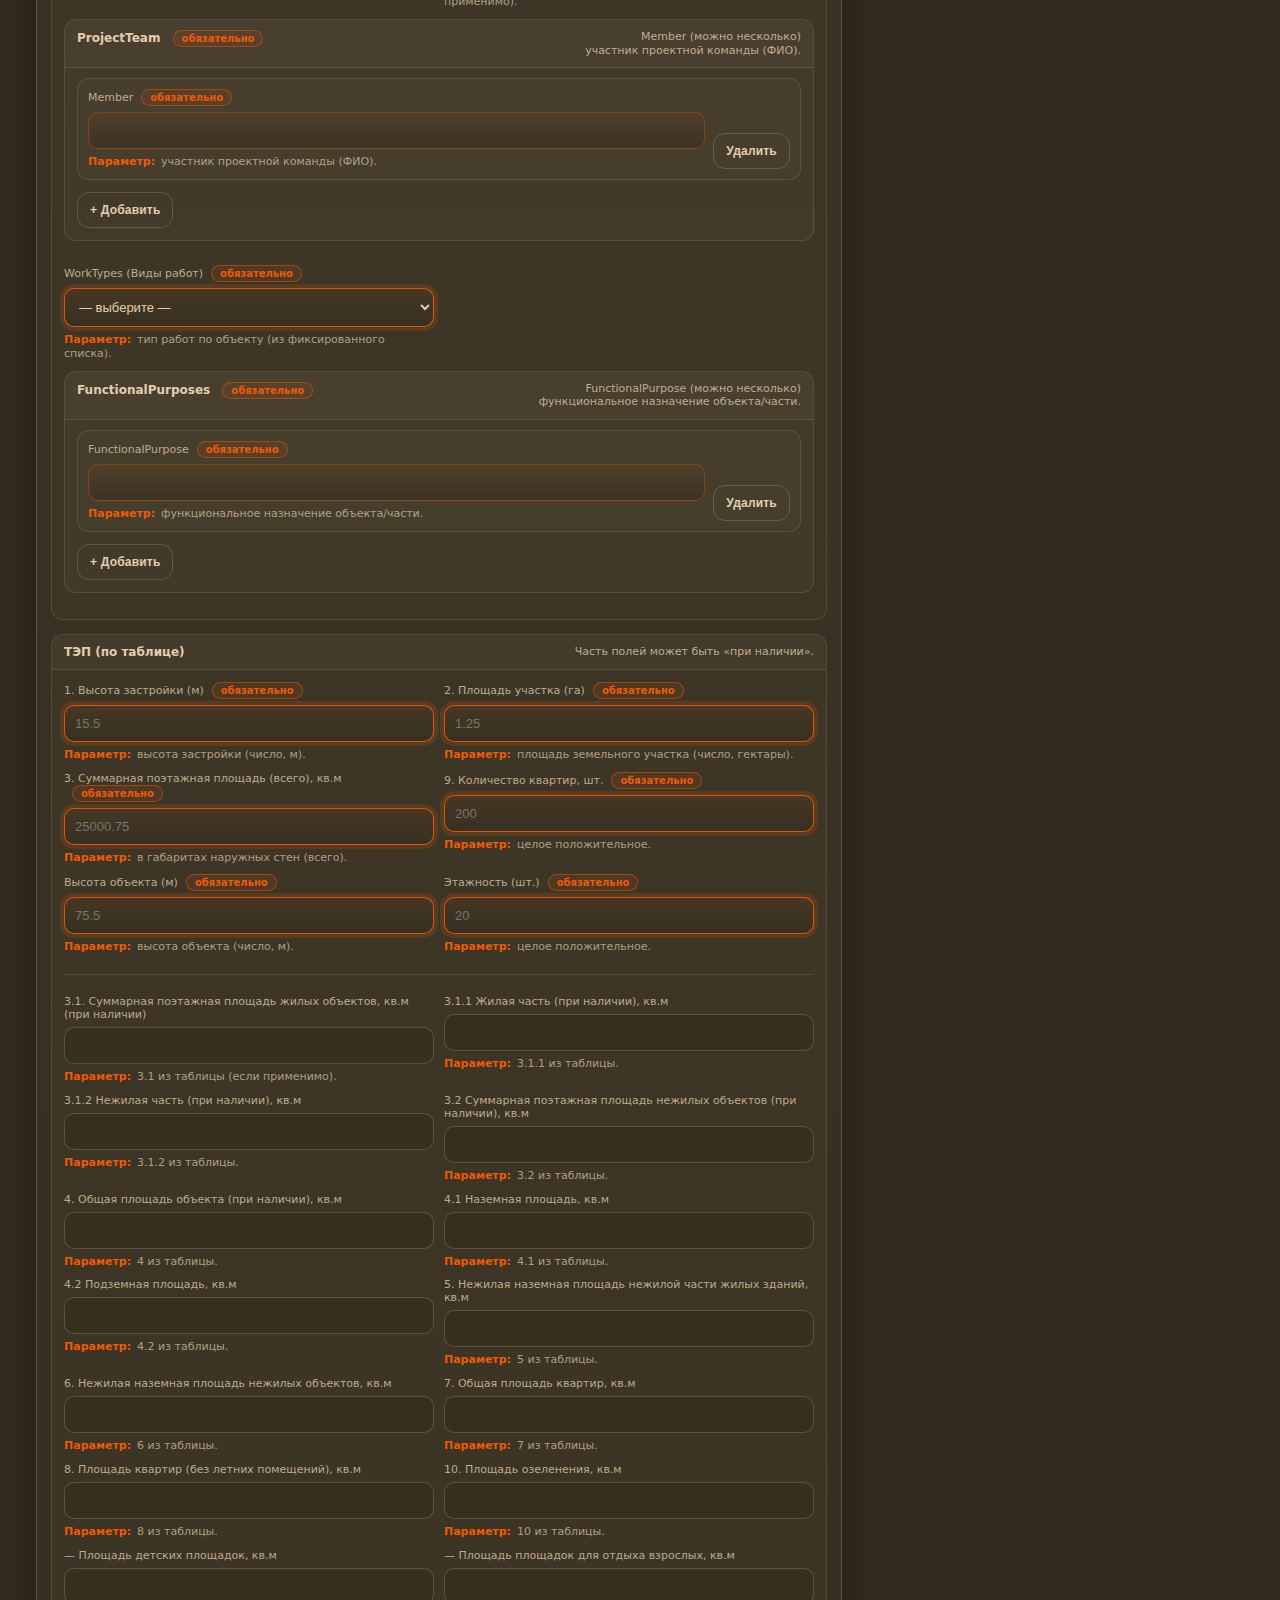
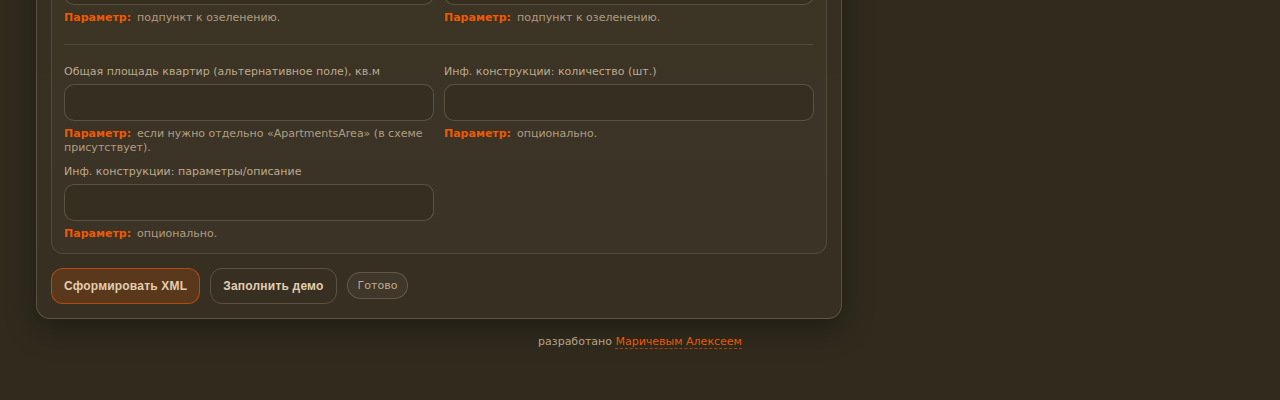
<file: xml-generator.html>
<!doctype html>
<html lang="ru">
<head>
  <meta charset="utf-8" />
  <meta name="viewport" content="width=device-width,initial-scale=1" />
  <title>Онлайн генератор XML (ТЭП / АГР)</title>

  <style>
    :root{
      --bg:#312B1E;
      --accent:#FC5C02;
      --light:#e2ceae;
      --dark:#7C6B51;
      --card: rgba(226,206,174,0.06);
      --card2: rgba(226,206,174,0.10);
      --border: rgba(226,206,174,0.22);
      --muted: rgba(226,206,174,0.78);
      --shadow: 0 10px 30px rgba(0,0,0,0.35);
      --radius: 14px;
      --mono: ui-monospace, SFMono-Regular, Menlo, Monaco, Consolas, "Liberation Mono", "Courier New", monospace;
      --sans: ui-sans-serif, system-ui, -apple-system, Segoe UI, Roboto, Arial, "Noto Sans", "Liberation Sans", sans-serif;
      --req: rgba(252,92,2,0.85);
      --reqBg: rgba(252,92,2,0.10);
    }

    *{ box-sizing:border-box; }
    body{
      margin:0;
      font-family: var(--sans);
      background: radial-gradient(1200px 800px at 20% 10%, rgba(252,92,2,0.18), transparent 55%),
                  radial-gradient(1000px 600px at 90% 30%, rgba(124,107,81,0.25), transparent 60%),
                  var(--bg);
      color: var(--light);
    }

    .wrap{
      max-width: 1240px;
      margin: 24px auto;
      padding: 0 16px 28px;
    }

    header{
      display:flex;
      gap:16px;
      align-items:flex-start;
      justify-content:space-between;
      margin-bottom: 14px;
    }

    h1{
      margin:0;
      font-size: 20px;
      letter-spacing: 0.2px;
      font-weight: 700;
    }
    .subtitle{
      margin-top:6px;
      color: var(--muted);
      font-size: 13px;
      line-height: 1.35;
      max-width: 880px;
    }

    .badge{
      display:inline-flex;
      align-items:center;
      gap:8px;
      padding: 8px 10px;
      border: 1px solid var(--border);
      border-radius: 999px;
      background: rgba(226,206,174,0.05);
      color: var(--muted);
      font-size: 12px;
      user-select:none;
      height: fit-content;
      white-space: nowrap;
    }
    .dot{
      width:8px;height:8px;border-radius:50%;
      background: var(--accent);
      box-shadow: 0 0 0 4px rgba(252,92,2,0.15);
      display:inline-block;
    }

    .grid{
      display:grid;
      grid-template-columns: 1.35fr 0.65fr;
      gap: 14px;
      align-items: start;
    }
    @media (max-width: 980px){
      .grid{ grid-template-columns: 1fr; }
    }

    .card{
      background: linear-gradient(180deg, var(--card), rgba(226,206,174,0.03));
      border: 1px solid var(--border);
      border-radius: var(--radius);
      box-shadow: var(--shadow);
      overflow: hidden;
    }
    .card-sticky{
      position: sticky;
      top: 14px;
    }
    @media (max-width: 980px){
      .card-sticky{ position: static; }
    }

    .card-h{
      padding: 12px 14px;
      border-bottom: 1px solid var(--border);
      background: rgba(226,206,174,0.04);
      display:flex;
      align-items:center;
      justify-content:space-between;
      gap: 10px;
    }

    .card-h .title{
      font-weight: 700;
      font-size: 13px;
      letter-spacing: 0.2px;
      color: var(--light);
    }
    .card-b{ padding: 14px; }

    .tabs{
      display:flex;
      gap:8px;
      flex-wrap: wrap;
    }
    .tab{
      border: 1px solid var(--border);
      background: rgba(226,206,174,0.04);
      color: var(--muted);
      padding: 7px 10px;
      border-radius: 10px;
      cursor:pointer;
      font-size: 12px;
      user-select:none;
      white-space: nowrap;
    }
    .tab.active{
      border-color: rgba(252,92,2,0.55);
      background: rgba(252,92,2,0.12);
      color: var(--light);
    }
    .tab.disabled{
      opacity: 0.45;
      cursor:not-allowed;
    }

    .section{
      margin-bottom: 14px;
      border: 1px solid rgba(226,206,174,0.14);
      border-radius: 12px;
      overflow: hidden;
      background: rgba(226,206,174,0.03);
    }
    .section-h{
      padding: 10px 12px;
      background: rgba(226,206,174,0.04);
      border-bottom: 1px solid rgba(226,206,174,0.14);
      display:flex;
      justify-content:space-between;
      align-items:flex-start;
      gap: 10px;
    }
    .section-h .name{ font-weight:700; font-size: 12px; color: var(--light); }
    .section-h .hint{ color: var(--muted); font-size: 11px; line-height: 1.25; max-width: 560px; text-align: right; }

    .form{
      padding: 12px;
      display:grid;
      gap: 10px;
    }
    .row{
      display:grid;
      grid-template-columns: 1fr 1fr;
      gap: 10px;
    }
    @media (max-width: 680px){
      .row{ grid-template-columns: 1fr; }
    }

    label{
      display:block;
      font-size: 11px;
      color: var(--muted);
      margin-bottom: 6px;
    }

    .reqMark{
      display:inline-flex;
      align-items:center;
      gap:6px;
      margin-left: 8px;
      padding: 2px 8px;
      border-radius: 999px;
      border: 1px solid rgba(252,92,2,0.45);
      background: var(--reqBg);
      color: rgba(252,92,2,0.95);
      font-weight: 800;
      font-size: 10px;
      vertical-align: middle;
      user-select:none;
    }

    .help{
      font-size: 11px;
      color: rgba(226,206,174,0.70);
      line-height: 1.25;
      margin-top: 6px;
    }
    .help .k{
      color: rgba(252,92,2,0.95);
      font-weight: 800;
      margin-right: 6px;
    }

    input, select, textarea{
      width:100%;
      border: 1px solid rgba(226,206,174,0.22);
      background: rgba(49,43,30,0.55);
      color: var(--light);
      border-radius: 10px;
      padding: 10px 10px;
      outline: none;
      font-size: 13px;
    }

    /* Dropdown readability */
    select{ background-color: rgba(49,43,30,0.88); color: var(--light); }
    option{ background-color: var(--bg); color: var(--light); }

    textarea{
      min-height: 140px;
      resize: vertical;
      font-family: var(--mono);
      font-size: 12px;
    }

    input:focus, select:focus, textarea:focus{
      border-color: rgba(252,92,2,0.55);
      box-shadow: 0 0 0 4px rgba(252,92,2,0.12);
    }

    .is-required{
      border-color: rgba(252,92,2,0.35);
      background: linear-gradient(180deg, rgba(252,92,2,0.06), rgba(49,43,30,0.55));
    }
    .is-invalid{
      border-color: rgba(252,92,2,0.85) !important;
      box-shadow: 0 0 0 4px rgba(252,92,2,0.15);
    }

    .small{
      font-size: 11px;
      color: var(--muted);
      line-height: 1.3;
    }

    .btns{
      display:flex;
      flex-wrap: wrap;
      gap: 10px;
      align-items:center;
    }
    button{
      border: 1px solid rgba(226,206,174,0.22);
      background: rgba(226,206,174,0.06);
      color: var(--light);
      padding: 10px 12px;
      border-radius: 12px;
      cursor:pointer;
      font-weight: 800;
      font-size: 12px;
      letter-spacing: 0.2px;
    }
    button.primary{
      background: rgba(252,92,2,0.18);
      border-color: rgba(252,92,2,0.55);
    }
    button.ghost{ background: transparent; }
    button:disabled{ opacity: 0.55; cursor:not-allowed; }

    .pill{
      padding: 6px 10px;
      border: 1px solid rgba(226,206,174,0.22);
      background: rgba(226,206,174,0.05);
      border-radius: 999px;
      font-size: 11px;
      color: var(--muted);
      white-space: nowrap;
    }

    .list{
      display:grid;
      gap: 8px;
      padding: 10px 12px 12px;
    }
    .listItem{
      display:grid;
      grid-template-columns: 1fr auto;
      gap: 8px;
      align-items:end;
      padding: 10px;
      border: 1px solid rgba(226,206,174,0.14);
      border-radius: 12px;
      background: rgba(226,206,174,0.03);
    }
    .listItem .actions{ display:flex; gap: 8px; align-items:center; }

    .hr{
      height:1px;
      background: rgba(226,206,174,0.14);
      margin: 10px 0;
    }

    .status{
      display:flex;
      gap:10px;
      align-items:center;
      flex-wrap: wrap;
      margin-top: 10px;
    }

    .progress{
      width: 240px;
      height: 10px;
      border-radius: 999px;
      border: 1px solid rgba(226,206,174,0.22);
      background: rgba(49,43,30,0.55);
      overflow:hidden;
    }
    .bar{
      height:100%;
      width:0%;
      background: linear-gradient(90deg, rgba(252,92,2,0.9), rgba(226,206,174,0.7));
      transition: width 140ms linear;
    }

    details{
      border: 1px solid rgba(226,206,174,0.14);
      border-radius: 12px;
      background: rgba(226,206,174,0.03);
      padding: 10px 12px;
    }
    summary{
      cursor:pointer;
      font-weight:800;
      font-size: 12px;
      color: var(--light);
      list-style:none;
    }
    summary::-webkit-details-marker{ display:none; }

    table{
      width:100%;
      border-collapse: collapse;
      margin-top: 10px;
      font-size: 12px;
    }
    th, td{
      padding: 8px 8px;
      border-bottom: 1px solid rgba(226,206,174,0.12);
      vertical-align: top;
      color: var(--light);
    }
    th{
      text-align:left;
      font-size: 11px;
      color: var(--muted);
      font-weight: 800;
    }

    .footer{
      margin-top: 16px;
      text-align:center;
      font-size: 11px;
      color: rgba(226,206,174,0.75);
    }
    .footer a{
      color: rgba(252,92,2,0.95);
      text-decoration: none;
      border-bottom: 1px dashed rgba(252,92,2,0.55);
    }
    .footer a:hover{ border-bottom-style: solid; }

    .warn{
      color: rgba(226,206,174,0.92);
      border-left: 3px solid rgba(252,92,2,0.75);
      padding-left: 10px;
      font-size: 12px;
      line-height: 1.35;
      margin: 10px 0 0;
    }
    .errorText{ color: rgba(252,92,2,0.95); font-size: 12px; }
    .okText{ color: rgba(226,206,174,0.9); font-size: 12px; }
    .mono{ font-family: var(--mono); }

    .topActions{
      display:flex;
      gap:10px;
      align-items:center;
      flex-wrap: wrap;
    }

    .fillBox{
      margin-top: 8px;
      padding: 10px 12px;
      border: 1px solid rgba(226,206,174,0.14);
      border-radius: 12px;
      background: rgba(226,206,174,0.03);
    }
    .fillRow{
      display:flex;
      justify-content:space-between;
      align-items:center;
      gap: 10px;
      flex-wrap: wrap;
    }
  </style>
</head>

<body>
  <div class="wrap">
    <header>
      <div>
        <h1>Онлайн генератор XML (ТЭП / АГР)</h1>
        <div class="subtitle">
          Ручной ввод по структуре XML и извлечение данных из IFC без визуализации. Обязательные параметры выделены. Справа — прогресс заполнения и предпросмотр XML.
        </div>
      </div>
      <div class="badge"><span class="dot"></span>Локально в браузере</div>
    </header>

    <div class="grid">

      <!-- LEFT -->
      <div class="card">
        <div class="card-h">
          <div class="title">Источник данных</div>
          <div class="tabs">
            <div class="tab active" id="tabManual">Ручной ввод</div>
            <div class="tab" id="tabIfc">IFC</div>
          </div>
        </div>

        <div class="card-b">

          <!-- MANUAL PANEL -->
          <div id="panelManual">

            <div class="section">
              <div class="section-h">
                <div class="name">Основная информация</div>
                <div class="hint">Заполните обязательные поля, затем «Сгенерировать XML».</div>
              </div>
              <div class="form">
                <div class="row">
                  <div>
                    <label>ObjectName (Наименование объекта)<span class="reqMark">обязательно</span></label>
                    <input id="ObjectName" class="is-required" type="text" placeholder='Напр.: Жилой комплекс "Примерный" с торговым центром' />
                    <div class="help"><span class="k">Параметр:</span>название объекта для идентификации в выгрузке.</div>
                  </div>
                  <div>
                    <label>RegistrationNumber (Регистрационный номер)</label>
                    <input id="RegistrationNumber" type="text" placeholder="Напр.: РН-2024-001" />
                    <div class="help"><span class="k">Параметр:</span>номер регистрации/учёта (если используется).</div>
                  </div>
                </div>

                <div class="row">
                  <div>
                    <label>Date (YYYY-MM-DD)</label>
                    <input id="Date" type="date" />
                    <div class="help"><span class="k">Параметр:</span>дата формирования/утверждения набора данных.</div>
                  </div>
                  <div>
                    <label>UUID (Уникальный ID объекта)</label>
                    <input id="UUID" type="text" placeholder="Напр.: UID-77-2024-001" />
                    <div class="help"><span class="k">Параметр:</span>внутренний уникальный идентификатор (если нужен).</div>
                  </div>
                </div>

                <div>
                  <label>Address (Адрес)<span class="reqMark">обязательно</span></label>
                  <input id="Address" class="is-required" type="text" placeholder="Напр.: г. Москва, ул. Примерная, д. 1" />
                  <div class="help"><span class="k">Параметр:</span>адрес/описание местоположения объекта.</div>
                </div>

                <div class="hr"></div>

                <div class="row">
                  <div class="small">
                    Списки ниже — повторяющиеся номера (можно добавлять несколько).
                  </div>
                  <div></div>
                </div>

                <div id="list_CadastralNumbers"></div>
                <div id="list_GPZUNumbers"></div>
                <div id="list_PPTNumbers"></div>
                <div id="list_GZKDecisionNumbers"></div>
                <div id="list_KRTNumbers"></div>
                <div id="list_PPMNumbers"></div>

              </div>
            </div>

            <div class="section">
              <div class="section-h">
                <div class="name">Проектная организация</div>
                <div class="hint">Обязательные поля + состав команды.</div>
              </div>
              <div class="form">
                <div class="row">
                  <div>
                    <label>ProjectOrganization<span class="reqMark">обязательно</span></label>
                    <input id="ProjectOrganization" class="is-required" type="text" placeholder='Напр.: ООО "Проектная организация ..."' />
                    <div class="help"><span class="k">Параметр:</span>наименование проектной организации.</div>
                  </div>
                  <div>
                    <label>ProjectTeamLead<span class="reqMark">обязательно</span></label>
                    <input id="ProjectTeamLead" class="is-required" type="text" placeholder="ФИО" />
                    <div class="help"><span class="k">Параметр:</span>ответственный руководитель/ГИП (если применимо).</div>
                  </div>
                </div>

                <div id="list_ProjectTeam"></div>

                <div class="row">
                  <div>
                    <label>WorkTypes (Виды работ)<span class="reqMark">обязательно</span></label>
                    <select id="WorkTypes" class="is-required">
                      <option value="">— выберите —</option>
                      <option value="новое строительство">новое строительство</option>
                      <option value="реконструкция">реконструкция</option>
                      <option value="новое строительство и реконструкция">новое строительство и реконструкция</option>
                    </select>
                    <div class="help"><span class="k">Параметр:</span>тип работ по объекту (из фиксированного списка).</div>
                  </div>
                  <div></div>
                </div>

                <div id="list_FunctionalPurposes"></div>
              </div>
            </div>

            <div class="section">
              <div class="section-h">
                <div class="name">ТЭП (по таблице)</div>
                <div class="hint">Часть полей может быть «при наличии».</div>
              </div>
              <div class="form">

                <div class="row">
                  <div>
                    <label>1. Высота застройки (м)<span class="reqMark">обязательно</span></label>
                    <input id="BuildingHeight" class="is-required" type="number" step="0.01" placeholder="15.5" />
                    <div class="help"><span class="k">Параметр:</span>высота застройки (число, м).</div>
                  </div>
                  <div>
                    <label>2. Площадь участка (га)<span class="reqMark">обязательно</span></label>
                    <input id="Area" class="is-required" type="number" step="0.0001" placeholder="1.25" />
                    <div class="help"><span class="k">Параметр:</span>площадь земельного участка (число, гектары).</div>
                  </div>
                </div>

                <div class="row">
                  <div>
                    <label>3. Суммарная поэтажная площадь (всего), кв.м<span class="reqMark">обязательно</span></label>
                    <input id="TotalFloorArea" class="is-required" type="number" step="0.01" placeholder="25000.75" />
                    <div class="help"><span class="k">Параметр:</span>в габаритах наружных стен (всего).</div>
                  </div>
                  <div>
                    <label>9. Количество квартир, шт.<span class="reqMark">обязательно</span></label>
                    <input id="ApartmentsCount" class="is-required" type="number" step="1" min="1" placeholder="200" />
                    <div class="help"><span class="k">Параметр:</span>целое положительное.</div>
                  </div>
                </div>

                <div class="row">
                  <div>
                    <label>Высота объекта (м)<span class="reqMark">обязательно</span></label>
                    <input id="ObjectHeight" class="is-required" type="number" step="0.01" placeholder="75.5" />
                    <div class="help"><span class="k">Параметр:</span>высота объекта (число, м).</div>
                  </div>
                  <div>
                    <label>Этажность (шт.)<span class="reqMark">обязательно</span></label>
                    <input id="FloorsCount" class="is-required" type="number" step="1" min="1" placeholder="20" />
                    <div class="help"><span class="k">Параметр:</span>целое положительное.</div>
                  </div>
                </div>

                <div class="hr"></div>

                <div class="row">
                  <div>
                    <label>3.1. Суммарная поэтажная площадь жилых объектов, кв.м (при наличии)</label>
                    <input id="ResidentialPartArea" type="number" step="0.01" />
                    <div class="help"><span class="k">Параметр:</span>3.1 из таблицы (если применимо).</div>
                  </div>
                  <div>
                    <label>3.1.1 Жилая часть (при наличии), кв.м</label>
                    <input id="ResidentialPartOfResidentialArea" type="number" step="0.01" />
                    <div class="help"><span class="k">Параметр:</span>3.1.1 из таблицы.</div>
                  </div>
                </div>

                <div class="row">
                  <div>
                    <label>3.1.2 Нежилая часть (при наличии), кв.м</label>
                    <input id="NonResidentialPartOfResidentialArea" type="number" step="0.01" />
                    <div class="help"><span class="k">Параметр:</span>3.1.2 из таблицы.</div>
                  </div>
                  <div>
                    <label>3.2 Суммарная поэтажная площадь нежилых объектов (при наличии), кв.м</label>
                    <input id="NonResidentialObjectsArea" type="number" step="0.01" />
                    <div class="help"><span class="k">Параметр:</span>3.2 из таблицы.</div>
                  </div>
                </div>

                <div class="row">
                  <div>
                    <label>4. Общая площадь объекта (при наличии), кв.м</label>
                    <input id="TotalObjectArea" type="number" step="0.01" />
                    <div class="help"><span class="k">Параметр:</span>4 из таблицы.</div>
                  </div>
                  <div>
                    <label>4.1 Наземная площадь, кв.м</label>
                    <input id="AboveGroundArea" type="number" step="0.01" />
                    <div class="help"><span class="k">Параметр:</span>4.1 из таблицы.</div>
                  </div>
                </div>

                <div class="row">
                  <div>
                    <label>4.2 Подземная площадь, кв.м</label>
                    <input id="UndergroundArea" type="number" step="0.01" />
                    <div class="help"><span class="k">Параметр:</span>4.2 из таблицы.</div>
                  </div>
                  <div>
                    <label>5. Нежилая наземная площадь нежилой части жилых зданий, кв.м</label>
                    <input id="NonResidentialAboveGroundAreaNonResidentialPart" type="number" step="0.01" />
                    <div class="help"><span class="k">Параметр:</span>5 из таблицы.</div>
                  </div>
                </div>

                <div class="row">
                  <div>
                    <label>6. Нежилая наземная площадь нежилых объектов, кв.м</label>
                    <input id="NonResidentialAboveGroundAreaNonResidentialObjects" type="number" step="0.01" />
                    <div class="help"><span class="k">Параметр:</span>6 из таблицы.</div>
                  </div>
                  <div>
                    <label>7. Общая площадь квартир, кв.м</label>
                    <input id="TotalApartmentsArea" type="number" step="0.01" />
                    <div class="help"><span class="k">Параметр:</span>7 из таблицы.</div>
                  </div>
                </div>

                <div class="row">
                  <div>
                    <label>8. Площадь квартир (без летних помещений), кв.м</label>
                    <input id="ApartmentsAreaExSummerPremises" type="number" step="0.01" />
                    <div class="help"><span class="k">Параметр:</span>8 из таблицы.</div>
                  </div>
                  <div>
                    <label>10. Площадь озеленения, кв.м</label>
                    <input id="GreenArea" type="number" step="0.01" />
                    <div class="help"><span class="k">Параметр:</span>10 из таблицы.</div>
                  </div>
                </div>

                <div class="row">
                  <div>
                    <label>— Площадь детских площадок, кв.м</label>
                    <input id="ChildrenPlaygroundArea" type="number" step="0.01" />
                    <div class="help"><span class="k">Параметр:</span>подпункт к озеленению.</div>
                  </div>
                  <div>
                    <label>— Площадь площадок для отдыха взрослых, кв.м</label>
                    <input id="RecreationsArea" type="number" step="0.01" />
                    <div class="help"><span class="k">Параметр:</span>подпункт к озеленению.</div>
                  </div>
                </div>

                <div class="hr"></div>

                <div class="row">
                  <div>
                    <label>Общая площадь квартир (альтернативное поле), кв.м</label>
                    <input id="ApartmentsArea" type="number" step="0.01" />
                    <div class="help"><span class="k">Параметр:</span>если нужно отдельно «ApartmentsArea» (в схеме присутствует).</div>
                  </div>
                  <div>
                    <label>Инф. конструкции: количество (шт.)</label>
                    <input id="InformationStructuresCount" type="number" step="1" min="1" />
                    <div class="help"><span class="k">Параметр:</span>опционально.</div>
                  </div>
                </div>

                <div class="row">
                  <div>
                    <label>Инф. конструкции: параметры/описание</label>
                    <input id="InformationStructuresParameters" type="text" />
                    <div class="help"><span class="k">Параметр:</span>опционально.</div>
                  </div>
                  <div></div>
                </div>

              </div>
            </div>

            <div class="btns">
              <button class="primary" id="btnGenerateManual">Сформировать XML</button>
              <button class="ghost" id="btnFillDemo">Заполнить демо</button>
              <span class="pill" id="manualStatus">Готово</span>
            </div>

          </div>

          <!-- IFC PANEL -->
          <div id="panelIfc" style="display:none;">

            <div id="ifcProtocolWarn" class="warn" style="display:none;">
              IFC-режим не запустится при открытии файла как <span class="mono">file://</span> (браузер блокирует загрузку модулей/WASM).
              Открой страницу через локальный HTTP (например: <span class="mono">python -m http.server</span>) и зайди на <span class="mono">http://localhost:8000</span>.
            </div>

            <div class="section">
              <div class="section-h">
                <div class="name">Загрузка IFC</div>
                <div class="hint">Параметры считываются, модель не визуализируется</div>
              </div>
              <div class="form">

                <div class="row">
                  <div>
                    <label>IFC-файл</label>
                    <input id="ifcFile" type="file" accept=".ifc" />
                    <div class="help"><span class="k">Параметр:</span>выберите .ifc, будет прочитан локально в браузере.</div>
                  </div>
                  <div>
                    <div class="small" style="margin-top: 4px;">
                      web-ifc WASM в браузере. Для больших IFC извлечение pset может занять время.
                    </div>
                  </div>
                </div>

                <div class="status">
                  <div class="progress" title="Чтение файла"><div class="bar" id="barRead"></div></div>
                  <span class="pill" id="readLabel">Чтение: 0%</span>

                  <div class="progress" title="Парсинг IFC"><div class="bar" id="barParse"></div></div>
                  <span class="pill" id="parseLabel">Парсинг: 0%</span>

                  <span class="pill" id="ifcState">IFC не загружен</span>
                </div>

                <div id="ifcErrors" class="errorText" style="display:none; margin-top: 8px;"></div>

              </div>
            </div>

            <div class="section">
              <div class="section-h">
                <div class="name">Найденные значения → обязательные поля</div>
                <div class="hint">Обязательные параметры выделены</div>
              </div>
              <div class="form">

                <details>
                  <summary>Сопоставление (источник значения для каждого поля) — по желанию</summary>
                  <div class="small" style="margin-top:8px;">
                    Выберите, из какого IFC-атрибута/pset брать значение. Формат: <span class="mono">Entity::Pset::Prop</span> или <span class="mono">Entity::Attr</span>.
                  </div>
                  <div class="row" style="margin-top:10px;">
                    <div><label>ObjectName</label><select id="map_ObjectName"></select></div>
                    <div><label>Address</label><select id="map_Address"></select></div>
                  </div>
                  <div class="row">
                    <div><label>ProjectOrganization</label><select id="map_ProjectOrganization"></select></div>
                    <div><label>ProjectTeamLead</label><select id="map_ProjectTeamLead"></select></div>
                  </div>
                  <div class="row">
                    <div><label>BuildingHeight</label><select id="map_BuildingHeight"></select></div>
                    <div><label>Area</label><select id="map_Area"></select></div>
                  </div>
                  <div class="row">
                    <div><label>TotalFloorArea</label><select id="map_TotalFloorArea"></select></div>
                    <div><label>ApartmentsCount</label><select id="map_ApartmentsCount"></select></div>
                  </div>
                  <div class="row">
                    <div><label>ObjectHeight</label><select id="map_ObjectHeight"></select></div>
                    <div><label>FloorsCount</label><select id="map_FloorsCount"></select></div>
                  </div>

                  <div class="btns" style="margin-top:10px;">
                    <button id="btnApplyMapping" class="primary">Применить сопоставление</button>
                    <span class="pill" id="mapStatus">Сопоставление не применено</span>
                  </div>
                </details>

                <div class="hr"></div>

                <div class="row">
                  <div>
                    <label>ObjectName<span class="reqMark">обязательно</span></label>
                    <input id="ifc_ObjectName" class="is-required" type="text" />
                  </div>
                  <div>
                    <label>Address<span class="reqMark">обязательно</span></label>
                    <input id="ifc_Address" class="is-required" type="text" />
                  </div>
                </div>

                <div class="row">
                  <div>
                    <label>ProjectOrganization<span class="reqMark">обязательно</span></label>
                    <input id="ifc_ProjectOrganization" class="is-required" type="text" />
                  </div>
                  <div>
                    <label>ProjectTeamLead<span class="reqMark">обязательно</span></label>
                    <input id="ifc_ProjectTeamLead" class="is-required" type="text" />
                  </div>
                </div>

                <div class="row">
                  <div>
                    <label>Высота застройки (BuildingHeight, м)<span class="reqMark">обязательно</span></label>
                    <input id="ifc_BuildingHeight" class="is-required" type="number" step="0.01" />
                  </div>
                  <div>
                    <label>Площадь участка (Area, га)<span class="reqMark">обязательно</span></label>
                    <input id="ifc_Area" class="is-required" type="number" step="0.0001" />
                  </div>
                </div>

                <div class="row">
                  <div>
                    <label>Суммарная поэтажная площадь (TotalFloorArea, кв.м)<span class="reqMark">обязательно</span></label>
                    <input id="ifc_TotalFloorArea" class="is-required" type="number" step="0.01" />
                  </div>
                  <div>
                    <label>Количество квартир (ApartmentsCount, шт.)<span class="reqMark">обязательно</span></label>
                    <input id="ifc_ApartmentsCount" class="is-required" type="number" step="1" min="1" />
                  </div>
                </div>

                <div class="row">
                  <div>
                    <label>Высота объекта (ObjectHeight, м)<span class="reqMark">обязательно</span></label>
                    <input id="ifc_ObjectHeight" class="is-required" type="number" step="0.01" />
                  </div>
                  <div>
                    <label>Этажность (FloorsCount, шт.)<span class="reqMark">обязательно</span></label>
                    <input id="ifc_FloorsCount" class="is-required" type="number" step="1" min="1" />
                  </div>
                </div>

                <div class="btns">
                  <button class="primary" id="btnGenerateFromIfc">Сформировать XML</button>
                  <button class="ghost" id="btnCopyIfcToManual">Перенести в «Ручной ввод»</button>
                  <span class="pill" id="ifcStatus">Ожидание</span>
                </div>

              </div>
            </div>

            <details id="allIfcDetails">
              <summary>Все найденные атрибуты и свойства из IFC (свёрнуто по умолчанию)</summary>

              <div class="row" style="margin-top:10px;">
                <div>
                  <label>Фильтр (по имени/pset/prop)</label>
                  <input id="ifcFilter" type="text" placeholder="например: Gross, Height, Address, Pset_..." />
                </div>
                <div>
                  <label>Показать строк</label>
                  <select id="ifcLimit">
                    <option value="200">200</option>
                    <option value="500">500</option>
                    <option value="1000">1000</option>
                    <option value="5000">5000</option>
                  </select>
                </div>
              </div>

              <table>
                <thead>
                  <tr>
                    <th style="width: 20%;">Entity</th>
                    <th style="width: 26%;">Pset / Attr</th>
                    <th style="width: 26%;">Property</th>
                    <th>Value</th>
                  </tr>
                </thead>
                <tbody id="ifcTableBody"></tbody>
              </table>

              <div class="small" style="margin-top:8px;">
                Для очень больших IFC ограничивайте вывод и используйте фильтр.
              </div>
            </details>

          </div>

        </div>
      </div>

      <!-- RIGHT -->
      <div class="card card-sticky">
        <div class="card-h">
          <div>
            <div class="title">Предпросмотр и скачивание</div>
            <div class="small" style="margin-top:4px;">Панель закреплена и остаётся видимой при прокрутке.</div>
          </div>
          <div class="topActions">
            <button class="primary" id="btnGenerateTop">Сгенерировать XML</button>
            <div class="pill" id="xmlState">XML не сформирован</div>
          </div>
        </div>

        <div class="card-b">

          <div class="fillBox">
            <div class="fillRow">
              <div class="small">
                Прогресс заполнения обязательных параметров: <span class="mono" id="fillCount">0/0</span>
              </div>
              <div class="pill" id="fillPercent">0%</div>
            </div>
            <div class="progress" style="margin-top:8px; width:100%;">
              <div class="bar" id="barFill" style="width:0%"></div>
            </div>
            <div class="small" style="margin-top:8px;" id="fillHint">
              Заполняйте поля слева — прогресс обновляется автоматически.
            </div>
          </div>

          <div class="small" style="margin-top:10px;">
            Корневой элемент: <span class="mono">&lt;ArchitecturalUrbanPlanningSolution&gt;</span>.
            Обязательные поля проверяются при генерации.
          </div>

          <div style="margin-top:10px;">
            <label>XML (readonly)</label>
            <textarea id="xmlOut" readonly spellcheck="false"></textarea>
          </div>

          <div class="btns" style="margin-top:10px;">
            <button class="primary" id="btnDownload" disabled>Скачать XML файл</button>
            <button class="ghost" id="btnCopyXml" disabled>Скопировать XML</button>
          </div>

          <div id="validationBox" style="margin-top:10px;"></div>
        </div>
      </div>

    </div>

    <div class="footer">
      разработано <a href="https://t.me/SMailsPub" target="_blank" rel="noopener">Маричевым Алексеем</a>
    </div>
  </div>

  <script>
    // =========================
    // Helpers
    // =========================
    const $ = (id) => document.getElementById(id);

    function safeUUID(){
      if (window.crypto && typeof crypto.randomUUID === "function") return crypto.randomUUID();
      return "id_" + Math.random().toString(16).slice(2) + "_" + Date.now();
    }

    function escapeXml(s){
      if (s === null || s === undefined) return "";
      return String(s)
        .replaceAll("&","&amp;")
        .replaceAll("<","&lt;")
        .replaceAll(">","&gt;")
        .replaceAll("\"","&quot;")
        .replaceAll("'","&apos;");
    }

    function isNonEmpty(v){ return v !== null && v !== undefined && String(v).trim() !== ""; }

    function toDecimalOrNull(v){
      if (!isNonEmpty(v)) return null;
      const n = Number(v);
      if (!Number.isFinite(n)) return null;
      return n;
    }

    function toPosIntOrNull(v){
      if (!isNonEmpty(v)) return null;
      const n = Number(v);
      if (!Number.isInteger(n) || n <= 0) return null;
      return n;
    }

    function fmtDecimal(v){
      if (v === null || v === undefined) return null;
      const n = Number(v);
      if (!Number.isFinite(n)) return null;
      return String(n);
    }

    function setXmlState(ok){
      $("xmlState").textContent = ok ? "XML сформирован" : "XML не сформирован";
      $("btnDownload").disabled = !ok;
      $("btnCopyXml").disabled = !ok;
      $("xmlState").style.borderColor = ok ? "rgba(124,107,81,0.55)" : "rgba(226,206,174,0.22)";
      $("xmlState").style.background = ok ? "rgba(124,107,81,0.15)" : "rgba(226,206,174,0.05)";
    }

    function showValidation(messages){
      const box = $("validationBox");
      if (!messages || messages.length === 0){
        box.innerHTML = '<div class="okText">Проверка: ошибок нет.</div>';
        return;
      }
      box.innerHTML = '<div class="errorText">Проверка: ' + messages.length + ' ошибка(и):</div>' +
        '<ul class="small" style="margin:6px 0 0 18px;">' +
        messages.map(m => '<li>' + escapeXml(m) + '</li>').join("") +
        '</ul>';
    }

    function downloadText(filename, text){
      const blob = new Blob([text], {type: "application/xml;charset=utf-8"});
      const url = URL.createObjectURL(blob);
      const a = document.createElement("a");
      a.href = url;
      a.download = filename;
      document.body.appendChild(a);
      a.click();
      a.remove();
      URL.revokeObjectURL(url);
    }

    // =========================
    // Required rules (used for highlight + fill-progress)
    // =========================
    const REQUIRED = [
      { key:"ObjectName",  type:"text",  mode:"manual", el:"ObjectName" },
      { key:"Address",     type:"text",  mode:"manual", el:"Address" },
      { key:"ProjectOrganization", type:"text", mode:"manual", el:"ProjectOrganization" },
      { key:"ProjectTeamLead", type:"text", mode:"manual", el:"ProjectTeamLead" },
      { key:"ProjectTeam", type:"list", mode:"manual", list:"ProjectTeam" },
      { key:"WorkTypes",   type:"select",mode:"manual", el:"WorkTypes" },
      { key:"FunctionalPurposes", type:"list", mode:"manual", list:"FunctionalPurposes" },
      { key:"BuildingHeight", type:"decimal", mode:"manual", el:"BuildingHeight" },
      { key:"Area", type:"decimal", mode:"manual", el:"Area" },
      { key:"TotalFloorArea", type:"decimal", mode:"manual", el:"TotalFloorArea" },
      { key:"ApartmentsCount", type:"posint", mode:"manual", el:"ApartmentsCount" },
      { key:"ObjectHeight", type:"decimal", mode:"manual", el:"ObjectHeight" },
      { key:"FloorsCount", type:"posint", mode:"manual", el:"FloorsCount" },

      // IFC preview required fields
      { key:"ObjectName",  type:"text",  mode:"ifc", el:"ifc_ObjectName" },
      { key:"Address",     type:"text",  mode:"ifc", el:"ifc_Address" },
      { key:"ProjectOrganization", type:"text", mode:"ifc", el:"ifc_ProjectOrganization" },
      { key:"ProjectTeamLead", type:"text", mode:"ifc", el:"ifc_ProjectTeamLead" },
      { key:"BuildingHeight", type:"decimal", mode:"ifc", el:"ifc_BuildingHeight" },
      { key:"Area", type:"decimal", mode:"ifc", el:"ifc_Area" },
      { key:"TotalFloorArea", type:"decimal", mode:"ifc", el:"ifc_TotalFloorArea" },
      { key:"ApartmentsCount", type:"posint", mode:"ifc", el:"ifc_ApartmentsCount" },
      { key:"ObjectHeight", type:"decimal", mode:"ifc", el:"ifc_ObjectHeight" },
      { key:"FloorsCount", type:"posint", mode:"ifc", el:"ifc_FloorsCount" }
    ];

    function isValidRequired(rule){
      if (rule.type === "list"){
        // lists[...] exist in global lists below
        const vals = lists?.[rule.list]?.getValues?.() || [];
        return vals.length > 0;
      }
      const el = $(rule.el);
      if (!el) return false;
      const v = el.value;

      if (rule.type === "text") return isNonEmpty(v);
      if (rule.type === "select") return isNonEmpty(v);
      if (rule.type === "decimal") return toDecimalOrNull(v) !== null;
      if (rule.type === "posint") return toPosIntOrNull(v) !== null;

      return false;
    }

    function markInvalids(mode){
      // remove invalid flags
      document.querySelectorAll(".is-invalid").forEach(n => n.classList.remove("is-invalid"));

      const rules = REQUIRED.filter(r => r.mode === mode);
      for (const r of rules){
        if (r.type === "list") continue;
        const el = $(r.el);
        if (!el) continue;
        if (!isValidRequired(r)) el.classList.add("is-invalid");
      }
    }

    function updateFillProgress(){
      const mode = $("tabIfc").classList.contains("active") ? "ifc" : "manual";
      const rules = REQUIRED.filter(r => r.mode === mode);

      let done = 0;
      for (const r of rules){
        if (isValidRequired(r)) done++;
      }
      const total = rules.length;
      const pct = total ? Math.round(done / total * 100) : 0;

      $("fillCount").textContent = `${done}/${total}`;
      $("fillPercent").textContent = `${pct}%`;
      $("barFill").style.width = `${pct}%`;

      if (pct === 100){
        $("fillHint").textContent = "Все обязательные параметры заполнены — можно генерировать XML.";
      } else {
        $("fillHint").textContent = "Заполняйте обязательные поля (выделены). Прогресс обновляется автоматически.";
      }
    }

    // =========================
    // Repeatable lists builder
    // =========================
    function makeRepeatList(containerId, title, itemLabel, itemKey, purposeText, required=false){
      const c = $(containerId);
      c.innerHTML = `
        <div class="section">
          <div class="section-h">
            <div class="name">${escapeXml(title)}${required ? ' <span class="reqMark">обязательно</span>' : ''}</div>
            <div class="hint">${escapeXml(itemLabel)} (можно несколько)<br>${escapeXml(purposeText || "")}</div>
          </div>
          <div class="list" id="${containerId}_items"></div>
          <div style="padding: 0 12px 12px;">
            <button class="ghost" type="button" id="${containerId}_add">+ Добавить</button>
          </div>
        </div>
      `;

      const items = $(containerId + "_items");
      const addBtn = $(containerId + "_add");

      function addItem(value=""){
        const id = safeUUID();
        const el = document.createElement("div");
        el.className = "listItem";
        el.dataset.itemid = id;
        el.innerHTML = `
          <div>
            <label>${escapeXml(itemLabel)}${required ? '<span class="reqMark">обязательно</span>' : ''}</label>
            <input type="text" class="${required ? 'is-required' : ''}" data-key="${escapeXml(itemKey)}" value="${escapeXml(value)}" />
            <div class="help"><span class="k">Параметр:</span>${escapeXml(purposeText || "повторяющееся значение.")}</div>
          </div>
          <div class="actions">
            <button class="ghost" type="button" data-remove="${id}">Удалить</button>
          </div>
        `;
        items.appendChild(el);
        el.querySelector(`[data-remove="${id}"]`).addEventListener("click", () => {
          el.remove();
          updateFillProgress();
        });
        el.querySelector(`input[data-key="${itemKey}"]`).addEventListener("input", updateFillProgress);
      }

      addBtn.addEventListener("click", () => { addItem(); updateFillProgress(); });

      return {
        addItem,
        getValues: () => Array.from(items.querySelectorAll(`input[data-key="${itemKey}"]`))
          .map(i => i.value.trim()).filter(v => v !== "")
      };
    }

    const lists = {};

    function initLists(){
      lists.CadastralNumbers = makeRepeatList("list_CadastralNumbers","CadastralNumbers","CadastralNumber","CadastralNumber","кадастровый номер участка/объекта.");
      lists.GPZUNumbers = makeRepeatList("list_GPZUNumbers","GPZUNumbers","GPZUNumber","GPZUNumber","номер(а) ГПЗУ.");
      lists.PPTNumbers = makeRepeatList("list_PPTNumbers","PPTNumbers","PPTNumber","PPTNumber","номер(а) ППТ.");
      lists.GZKDecisionNumbers = makeRepeatList("list_GZKDecisionNumbers","GZKDecisionNumbers","GZKDecisionNumber","GZKDecisionNumber","номер(а) решений ГЗК.");
      lists.KRTNumbers = makeRepeatList("list_KRTNumbers","KRTNumbers","KRTNumber","KRTNumber","номер(а) КРТ.");
      lists.PPMNumbers = makeRepeatList("list_PPMNumbers","PPMNumbers","PPMNumber","PPMNumber","номер(а) ППМ.");

      lists.ProjectTeam = makeRepeatList("list_ProjectTeam","ProjectTeam","Member","Member","участник проектной команды (ФИО).", true);
      lists.FunctionalPurposes = makeRepeatList("list_FunctionalPurposes","FunctionalPurposes","FunctionalPurpose","FunctionalPurpose","функциональное назначение объекта/части.", true);

      lists.ProjectTeam.addItem("");
      lists.FunctionalPurposes.addItem("");
    }

    // =========================
    // XML generation (no schemaLocation in XML)
    // =========================
    function buildXml(data){
      const errors = [];

      if (!isNonEmpty(data.ObjectName)) errors.push("ObjectName обязателен.");
      if (!isNonEmpty(data.Address)) errors.push("Address обязателен.");
      if (!isNonEmpty(data.ProjectOrganization)) errors.push("ProjectOrganization обязателен.");
      if (!isNonEmpty(data.ProjectTeamLead)) errors.push("ProjectTeamLead обязателен.");
      if (!data.ProjectTeam || data.ProjectTeam.length === 0) errors.push("ProjectTeam должен содержать хотя бы одного участника (Member).");
      if (!isNonEmpty(data.WorkTypes)) errors.push("WorkTypes обязателен.");
      if (!data.FunctionalPurposes || data.FunctionalPurposes.length === 0) errors.push("FunctionalPurposes должен содержать хотя бы одно значение.");

      const reqDec = ["BuildingHeight","Area","TotalFloorArea","ObjectHeight"];
      reqDec.forEach(k => {
        if (toDecimalOrNull(data[k]) === null) errors.push(`${k} обязателен и должен быть числом.`);
      });

      const reqInt = ["ApartmentsCount","FloorsCount"];
      reqInt.forEach(k => {
        if (toPosIntOrNull(data[k]) === null) errors.push(`${k} обязателен и должен быть положительным целым.`);
      });

      if (isNonEmpty(data.Date)){
        const s = String(data.Date).trim();
        if (!/^\d{4}-\d{2}-\d{2}$/.test(s)) errors.push("Date должен быть в формате YYYY-MM-DD.");
      }

      showValidation(errors);
      if (errors.length) return { xml: "", ok: false };

      const xsi = `xmlns:xsi="http://www.w3.org/2001/XMLSchema-instance"`;

      let xml = `<?xml version="1.0" encoding="UTF-8"?>\n`;
      xml += `<ArchitecturalUrbanPlanningSolution ${xsi}>\n`;

      xml += `\t<ObjectName>${escapeXml(data.ObjectName)}</ObjectName>\n`;
      if (isNonEmpty(data.RegistrationNumber)) xml += `\t<RegistrationNumber>${escapeXml(data.RegistrationNumber)}</RegistrationNumber>\n`;
      if (isNonEmpty(data.Date)) xml += `\t<Date>${escapeXml(data.Date)}</Date>\n`;
      xml += `\t<Address>${escapeXml(data.Address)}</Address>\n`;

      function addListBlock(containerName, itemName, values){
        if (!values || values.length === 0) return;
        xml += `\t<${containerName}>\n`;
        values.forEach(v => xml += `\t\t<${itemName}>${escapeXml(v)}</${itemName}>\n`);
        xml += `\t</${containerName}>\n`;
      }

      addListBlock("CadastralNumbers","CadastralNumber", data.CadastralNumbers);
      addListBlock("GPZUNumbers","GPZUNumber", data.GPZUNumbers);
      addListBlock("PPTNumbers","PPTNumber", data.PPTNumbers);
      addListBlock("GZKDecisionNumbers","GZKDecisionNumber", data.GZKDecisionNumbers);
      addListBlock("KRTNumbers","KRTNumber", data.KRTNumbers);
      addListBlock("PPMNumbers","PPMNumber", data.PPMNumbers);

      if (isNonEmpty(data.UUID)) xml += `\t<UUID>${escapeXml(data.UUID)}</UUID>\n`;

      xml += `\t<ProjectOrganization>${escapeXml(data.ProjectOrganization)}</ProjectOrganization>\n`;
      xml += `\t<ProjectTeamLead>${escapeXml(data.ProjectTeamLead)}</ProjectTeamLead>\n`;
      xml += `\t<ProjectTeam>\n`;
      data.ProjectTeam.forEach(m => xml += `\t\t<Member>${escapeXml(m)}</Member>\n`);
      xml += `\t</ProjectTeam>\n`;

      xml += `\t<WorkTypes>${escapeXml(data.WorkTypes)}</WorkTypes>\n`;

      xml += `\t<FunctionalPurposes>\n`;
      data.FunctionalPurposes.forEach(fp => xml += `\t\t<FunctionalPurpose>${escapeXml(fp)}</FunctionalPurpose>\n`);
      xml += `\t</FunctionalPurposes>\n`;

      const optDec = [
        "ResidentialPartArea","ResidentialPartOfResidentialArea","NonResidentialPartOfResidentialArea","NonResidentialObjectsArea",
        "TotalObjectArea","AboveGroundArea","UndergroundArea","NonResidentialAboveGroundAreaNonResidentialPart",
        "NonResidentialAboveGroundAreaNonResidentialObjects","ApartmentsAreaExSummerPremises","GreenArea",
        "ChildrenPlaygroundArea","RecreationsArea","ApartmentsArea","TotalApartmentsArea"
      ];
      const optInt = ["InformationStructuresCount"];

      xml += `\t<BuildingHeight>${fmtDecimal(data.BuildingHeight)}</BuildingHeight>\n`;
      xml += `\t<Area>${fmtDecimal(data.Area)}</Area>\n`;
      xml += `\t<TotalFloorArea>${fmtDecimal(data.TotalFloorArea)}</TotalFloorArea>\n`;

      optDec.forEach(k => {
        const n = toDecimalOrNull(data[k]);
        if (n !== null) xml += `\t<${k}>${fmtDecimal(n)}</${k}>\n`;
      });

      xml += `\t<ApartmentsCount>${toPosIntOrNull(data.ApartmentsCount)}</ApartmentsCount>\n`;

      xml += `\t<ObjectHeight>${fmtDecimal(data.ObjectHeight)}</ObjectHeight>\n`;
      xml += `\t<FloorsCount>${toPosIntOrNull(data.FloorsCount)}</FloorsCount>\n`;

      optInt.forEach(k => {
        const n = toPosIntOrNull(data[k]);
        if (n !== null) xml += `\t<${k}>${n}</${k}>\n`;
      });
      if (isNonEmpty(data.InformationStructuresParameters)) {
        xml += `\t<InformationStructuresParameters>${escapeXml(data.InformationStructuresParameters)}</InformationStructuresParameters>\n`;
      }

      xml += `</ArchitecturalUrbanPlanningSolution>\n`;

      return { xml, ok: true };
    }

    function collectManualData(){
      return {
        ObjectName: $("ObjectName").value,
        RegistrationNumber: $("RegistrationNumber").value,
        Date: $("Date").value,
        Address: $("Address").value,

        CadastralNumbers: lists.CadastralNumbers.getValues(),
        GPZUNumbers: lists.GPZUNumbers.getValues(),
        PPTNumbers: lists.PPTNumbers.getValues(),
        GZKDecisionNumbers: lists.GZKDecisionNumbers.getValues(),
        KRTNumbers: lists.KRTNumbers.getValues(),
        PPMNumbers: lists.PPMNumbers.getValues(),

        UUID: $("UUID").value,

        ProjectOrganization: $("ProjectOrganization").value,
        ProjectTeamLead: $("ProjectTeamLead").value,
        ProjectTeam: lists.ProjectTeam.getValues(),

        WorkTypes: $("WorkTypes").value,
        FunctionalPurposes: lists.FunctionalPurposes.getValues(),

        BuildingHeight: $("BuildingHeight").value,
        Area: $("Area").value,
        TotalFloorArea: $("TotalFloorArea").value,

        ResidentialPartArea: $("ResidentialPartArea").value,
        ResidentialPartOfResidentialArea: $("ResidentialPartOfResidentialArea").value,
        NonResidentialPartOfResidentialArea: $("NonResidentialPartOfResidentialArea").value,
        NonResidentialObjectsArea: $("NonResidentialObjectsArea").value,
        TotalObjectArea: $("TotalObjectArea").value,
        AboveGroundArea: $("AboveGroundArea").value,
        UndergroundArea: $("UndergroundArea").value,
        NonResidentialAboveGroundAreaNonResidentialPart: $("NonResidentialAboveGroundAreaNonResidentialPart").value,
        NonResidentialAboveGroundAreaNonResidentialObjects: $("NonResidentialAboveGroundAreaNonResidentialObjects").value,
        ApartmentsAreaExSummerPremises: $("ApartmentsAreaExSummerPremises").value,
        ApartmentsCount: $("ApartmentsCount").value,
        GreenArea: $("GreenArea").value,
        ChildrenPlaygroundArea: $("ChildrenPlaygroundArea").value,
        RecreationsArea: $("RecreationsArea").value,

        ObjectHeight: $("ObjectHeight").value,
        FloorsCount: $("FloorsCount").value,

        ApartmentsArea: $("ApartmentsArea").value,
        TotalApartmentsArea: $("TotalApartmentsArea").value,

        InformationStructuresCount: $("InformationStructuresCount").value,
        InformationStructuresParameters: $("InformationStructuresParameters").value
      };
    }

    // =========================
    // Tabs
    // =========================
    function setTab(which){
      const isManual = which === "manual";
      $("tabManual").classList.toggle("active", isManual);
      $("tabIfc").classList.toggle("active", !isManual);
      $("panelManual").style.display = isManual ? "block" : "none";
      $("panelIfc").style.display = isManual ? "none" : "block";
      updateFillProgress();
      markInvalids(isManual ? "manual" : "ifc");
    }

    // IFC availability check
    function ifcAllowed(){
      return location.protocol !== "file:";
    }

    $("tabManual").addEventListener("click", () => setTab("manual"));

    $("tabIfc").addEventListener("click", () => {
      if (!ifcAllowed()){
        $("ifcProtocolWarn").style.display = "block";
        // keep manual active, don't switch
        $("tabIfc").classList.add("disabled");
        return;
      }
      $("ifcProtocolWarn").style.display = "none";
      $("tabIfc").classList.remove("disabled");
      setTab("ifc");
    });

    // =========================
    // Manual actions
    // =========================
    function generateFromManual(){
      const data = collectManualData();
      const {xml, ok} = buildXml(data);
      $("xmlOut").value = xml;
      setXmlState(ok);
      $("manualStatus").textContent = ok ? "XML сформирован" : "Нужно исправить ошибки";
      markInvalids("manual");
      updateFillProgress();
    }

    $("btnGenerateManual").addEventListener("click", generateFromManual);

    $("btnFillDemo").addEventListener("click", () => {
      $("ObjectName").value = 'Жилой комплекс "Примерный" с торговым центром';
      $("RegistrationNumber").value = "РН-2024-001";
      $("Date").value = "2024-01-15";
      $("Address").value = "г. Москва, ул. Примерная, д. 1";

      // reset lists
      initLists();
      lists.CadastralNumbers.addItem("77:01:0001001:1234");
      lists.CadastralNumbers.addItem("77:01:0001001:1235");
      lists.GPZUNumbers.addItem("ГПЗУ-77-001-2023");
      lists.PPTNumbers.addItem("ППТ-77-001");
      lists.GZKDecisionNumbers.addItem("ГЗК-2023-0456");
      lists.KRTNumbers.addItem("КРТ-2024-001");
      lists.PPMNumbers.addItem("ППМ-77-001");

      $("UUID").value = "UID-77-2024-001";
      $("ProjectOrganization").value = 'ООО "Проектная организация "Архитектурные решения""';
      $("ProjectTeamLead").value = "Иванов Иван Иванович";

      const teamVals = ["Петров Петр Петрович","Сидоров Сидор Сидорович"];
      const teamItems = document.querySelectorAll('#list_ProjectTeam_items input[data-key="Member"]');
      if (teamItems[0]) teamItems[0].value = teamVals[0];
      for (let i=1;i<teamVals.length;i++) lists.ProjectTeam.addItem(teamVals[i]);

      $("WorkTypes").value = "новое строительство";

      const fps = ["многоквартирный жилой дом","торговый центр"];
      const fpItems = document.querySelectorAll('#list_FunctionalPurposes_items input[data-key="FunctionalPurpose"]');
      if (fpItems[0]) fpItems[0].value = fps[0];
      for (let i=1;i<fps.length;i++) lists.FunctionalPurposes.addItem(fps[i]);

      $("BuildingHeight").value = "15.5";
      $("Area").value = "1.25";
      $("TotalFloorArea").value = "25000.75";

      $("ResidentialPartArea").value = "18000.50";
      $("ResidentialPartOfResidentialArea").value = "16500.25";
      $("NonResidentialPartOfResidentialArea").value = "1500.25";
      $("NonResidentialObjectsArea").value = "7000.25";

      $("TotalObjectArea").value = "30000.75";
      $("AboveGroundArea").value = "22000.00";
      $("UndergroundArea").value = "8000.75";

      $("NonResidentialAboveGroundAreaNonResidentialPart").value = "2000.50";
      $("NonResidentialAboveGroundAreaNonResidentialObjects").value = "5000.00";

      $("TotalApartmentsArea").value = "16000.00";
      $("ApartmentsAreaExSummerPremises").value = "16000.00";

      $("ApartmentsCount").value = "200";
      $("ObjectHeight").value = "75.5";
      $("FloorsCount").value = "20";

      $("GreenArea").value = "3500.00";
      $("ChildrenPlaygroundArea").value = "500.00";
      $("RecreationsArea").value = "300.00";

      $("manualStatus").textContent = "Демо заполнено";
      setTab("manual");
      updateFillProgress();
      markInvalids("manual");
    });

    // =========================
    // Preview actions
    // =========================
    $("btnDownload").addEventListener("click", () => {
      const xml = $("xmlOut").value || "";
      if (!xml.trim()) return;
      downloadText("agr_tep.xml", xml);
    });

    $("btnCopyXml").addEventListener("click", async () => {
      const xml = $("xmlOut").value || "";
      if (!xml.trim()) return;
      try{
        await navigator.clipboard.writeText(xml);
        $("xmlState").textContent = "XML скопирован";
        setTimeout(() => $("xmlState").textContent = "XML сформирован", 900);
      }catch(e){
        alert("Не удалось скопировать (ограничения браузера).");
      }
    });

    $("btnGenerateTop").addEventListener("click", () => {
      const manualActive = $("tabManual").classList.contains("active");
      if (manualActive) generateFromManual();
      else $("btnGenerateFromIfc").click();
    });

    // Live fill-progress updates
    function wireLiveUpdates(){
      const ids = [
        "ObjectName","Address","ProjectOrganization","ProjectTeamLead","WorkTypes",
        "BuildingHeight","Area","TotalFloorArea","ApartmentsCount","ObjectHeight","FloorsCount",
        "ifc_ObjectName","ifc_Address","ifc_ProjectOrganization","ifc_ProjectTeamLead",
        "ifc_BuildingHeight","ifc_Area","ifc_TotalFloorArea","ifc_ApartmentsCount","ifc_ObjectHeight","ifc_FloorsCount"
      ];
      ids.forEach(id => {
        const el = $(id);
        if (!el) return;
        el.addEventListener("input", () => {
          updateFillProgress();
          const mode = $("tabIfc").classList.contains("active") ? "ifc" : "manual";
          markInvalids(mode);
        });
        el.addEventListener("change", () => {
          updateFillProgress();
          const mode = $("tabIfc").classList.contains("active") ? "ifc" : "manual";
          markInvalids(mode);
        });
      });
    }

    // =========================
    // IFC parsing (web-ifc)
    // =========================
    let ifcApi = null;
    let ifcModelId = null;
    let ifcFlat = [];
    let ifcKeyToValue = new Map();
    let ifcHeuristic = {};

    function setIfcError(msg){
      const box = $("ifcErrors");
      box.style.display = "block";
      box.textContent = msg;
    }
    function clearIfcError(){
      const box = $("ifcErrors");
      box.style.display = "none";
      box.textContent = "";
    }

    function setProgress(barId, labelId, pct){
      const p = Math.max(0, Math.min(100, pct));
      $(barId).style.width = p.toFixed(0) + "%";
      $(labelId).textContent = (labelId === "readLabel" ? "Чтение: " : "Парсинг: ") + p.toFixed(0) + "%";
    }

    function forceParse100(){
      setProgress("barParse","parseLabel",100);
      $("barParse").style.width = "100%";
      $("parseLabel").textContent = "Парсинг: 100%";
    }

    function resetIfcUI(){
      setProgress("barRead","readLabel",0);
      setProgress("barParse","parseLabel",0);
      $("ifcState").textContent = "IFC не загружен";
      $("ifcStatus").textContent = "Ожидание";
      $("mapStatus").textContent = "Сопоставление не применено";
      ifcFlat = [];
      ifcKeyToValue = new Map();
      ifcHeuristic = {};
      renderIfcTable();
      fillMappingSelects([]);
      updateFillProgress();
    }

    async function ensureIfcApi(){
      if (ifcApi) return ifcApi;
      // IMPORTANT: requires http(s), not file://
      const mod = await import("https://unpkg.com/web-ifc@0.0.57/web-ifc-api.js");
      const { IfcAPI } = mod;
      ifcApi = new IfcAPI();
      ifcApi.SetWasmPath("https://unpkg.com/web-ifc@0.0.57/");
      await ifcApi.Init();
      return ifcApi;
    }

    async function getPsetsForId(api, modelId, expressID){
      const lines = [];
      try{
        if (typeof api.GetLineIDsWithType !== "function") return lines;

        const REL_DEFINES = 4186316022; // IfcRelDefinesByProperties
        const rels = api.GetLineIDsWithType(modelId, REL_DEFINES);
        const size = rels.size();

        for (let i=0;i<size;i++){
          const relId = rels.get(i);
          const rel = api.GetLine(modelId, relId);
          if (!rel || !rel.RelatedObjects) continue;

          const related = rel.RelatedObjects;
          let hit = false;
          for (const ro of related){
            const rid = ro.value;
            if (rid === expressID){ hit = true; break; }
          }
          if (!hit) continue;

          const def = rel.RelatingPropertyDefinition;
          if (!def || !def.value) continue;
          const defLine = api.GetLine(modelId, def.value);
          if (!defLine) continue;

          if (defLine.HasProperties && defLine.Name){
            const psetName = defLine.Name.value || "Pset";
            for (const p of defLine.HasProperties){
              const propLine = api.GetLine(modelId, p.value);
              if (!propLine) continue;

              const propName = propLine.Name?.value || "Prop";
              let propVal = "";

              if (propLine.NominalValue && propLine.NominalValue.value !== undefined){
                propVal = String(propLine.NominalValue.value);
              } else if (propLine.Description?.value){
                propVal = String(propLine.Description.value);
              } else {
                try{ propVal = JSON.stringify(propLine); } catch(e){ propVal = String(propLine); }
              }

              lines.push({psetName, propName, propVal});
            }
          }

          if (defLine.Quantities && defLine.Name){
            const qsetName = defLine.Name.value || "Qto";
            for (const q of defLine.Quantities){
              const qLine = api.GetLine(modelId, q.value);
              if (!qLine) continue;
              const qName = qLine.Name?.value || "Quantity";
              let qVal = "";
              for (const k of Object.keys(qLine)){
                if (k.endsWith("Value") && qLine[k] && qLine[k].value !== undefined){
                  qVal = String(qLine[k].value);
                  break;
                }
              }
              if (!qVal && qLine.Description?.value) qVal = String(qLine.Description.value);
              lines.push({psetName: qsetName, propName: qName, propVal: qVal});
            }
          }
        }
      }catch(e){
        // ignore
      }
      return lines;
    }

    async function parseIfc(arrayBuffer){
      clearIfcError();
      $("ifcStatus").textContent = "Парсинг IFC…";
      $("ifcState").textContent = "IFC загружен, идёт парсинг";
      setProgress("barParse","parseLabel",3);

      const api = await ensureIfcApi();

      ifcModelId = api.OpenModel(new Uint8Array(arrayBuffer), {});
      setProgress("barParse","parseLabel",8);

      const TYPE = {
        IfcProject: 103090709,
        IfcSite: 4097777520,
        IfcBuilding: 4031249490
      };

      const targets = [];
      for (const [name, typeId] of Object.entries(TYPE)){
        const ids = api.GetLineIDsWithType(ifcModelId, typeId);
        const n = ids.size();
        for (let i=0;i<n;i++){
          targets.push({entity: name, id: ids.get(i)});
        }
      }

      ifcFlat = [];
      ifcKeyToValue = new Map();

      let processed = 0;
      const total = Math.max(1, targets.length);

      for (const t of targets){
        processed++;
        const pct = 8 + (processed/total) * 74; // до ~82%
        setProgress("barParse","parseLabel",pct);

        const line = api.GetLine(ifcModelId, t.id);
        if (!line) continue;

        const attrs = ["Name","LongName","Description","ObjectType"];
        for (const a of attrs){
          const v = line[a]?.value;
          if (v !== undefined && v !== null && String(v).trim() !== ""){
            const key = `${t.entity}::${a}`;
            ifcFlat.push({entity: t.entity, psetOrAttr: a, prop: a, value: String(v), key});
            ifcKeyToValue.set(key, String(v));
          }
        }

        const psets = await getPsetsForId(api, ifcModelId, t.id);
        for (const p of psets){
          const key = `${t.entity}::${p.psetName}::${p.propName}`;
          const val = (p.propVal ?? "").toString();
          ifcFlat.push({entity: t.entity, psetOrAttr: p.psetName, prop: p.propName, value: val, key});
          ifcKeyToValue.set(key, val);
        }
      }

      setProgress("barParse","parseLabel",90);

      ifcHeuristic = proposeFromIfc();
      applyIfcToPreview(ifcHeuristic);

      const keys = Array.from(ifcKeyToValue.keys()).sort((a,b)=>a.localeCompare(b));
      fillMappingSelects(keys);
      preselectMappingByHeuristics(keys);

      renderIfcTable();

      forceParse100();

      $("ifcStatus").textContent = "Парсинг завершён";
      $("ifcState").textContent = `IFC разобран: найдено записей ${ifcFlat.length}`;

      updateFillProgress();
      markInvalids("ifc");
    }

    function proposeFromIfc(){
      const priority = ["IfcBuilding","IfcSite","IfcProject"];

      function findByKeywords(keywords){
        for (const ent of priority){
          for (const row of ifcFlat){
            if (row.entity !== ent) continue;
            const hay = (row.psetOrAttr + " " + row.prop + " " + row.key).toLowerCase();
            for (const kw of keywords){
              if (hay.includes(kw)) return row.value;
            }
          }
        }
        for (const row of ifcFlat){
          const hay = (row.psetOrAttr + " " + row.prop + " " + row.key).toLowerCase();
          for (const kw of keywords){
            if (hay.includes(kw)) return row.value;
          }
        }
        return "";
      }

      const res = {};
      res.ObjectName = findByKeywords(["::name","::longname","building::name","project::name","наименование"]);
      res.Address = findByKeywords(["address","адрес","pset_address","siteaddress","p_siteaddress"]);
      res.ProjectOrganization = findByKeywords(["organization","организация","author","проектная","заказчик"]);
      res.ProjectTeamLead = findByKeywords(["lead","руковод","chief","гип","главный"]);
      res.TotalFloorArea = findByKeywords(["grossfloorarea","totalfloorarea","gross floor area","qto","floorarea","площад"]);
      res.Area = findByKeywords(["sitearea","land","plot","участ","земел","area"]);
      res.BuildingHeight = findByKeywords(["buildingheight","height","высот"]);
      res.ObjectHeight = findByKeywords(["overallheight","height","высот"]);
      res.FloorsCount = findByKeywords(["numberofstoreys","storey","floors","этаж","levels","level"]);
      res.ApartmentsCount = findByKeywords(["apartment","flat","квартир","units","dwelling","count"]);
      return res;
    }

    function applyIfcToPreview(obj){
      $("ifc_ObjectName").value = obj.ObjectName || "";
      $("ifc_Address").value = obj.Address || "";
      $("ifc_ProjectOrganization").value = obj.ProjectOrganization || "";
      $("ifc_ProjectTeamLead").value = obj.ProjectTeamLead || "";
      $("ifc_BuildingHeight").value = obj.BuildingHeight || "";
      $("ifc_Area").value = obj.Area || "";
      $("ifc_TotalFloorArea").value = obj.TotalFloorArea || "";
      $("ifc_ApartmentsCount").value = obj.ApartmentsCount || "";
      $("ifc_ObjectHeight").value = obj.ObjectHeight || "";
      $("ifc_FloorsCount").value = obj.FloorsCount || "";

      updateFillProgress();
      markInvalids("ifc");
    }

    function fillMappingSelects(keys){
      const mapIds = [
        "map_ObjectName","map_Address","map_ProjectOrganization","map_ProjectTeamLead",
        "map_BuildingHeight","map_Area","map_TotalFloorArea","map_ApartmentsCount","map_ObjectHeight","map_FloorsCount"
      ];
      for (const id of mapIds){
        const sel = $(id);
        sel.innerHTML = "";
        const opt0 = document.createElement("option");
        opt0.value = "";
        opt0.textContent = "— не использовать —";
        sel.appendChild(opt0);
        for (const k of keys){
          const o = document.createElement("option");
          o.value = k;
          o.textContent = k;
          sel.appendChild(o);
        }
      }
    }

    function preselectMappingByHeuristics(keys){
      function pickByValue(val){
        if (!val) return "";
        for (const k of keys){
          const v = ifcKeyToValue.get(k);
          if (v === val) return k;
        }
        return "";
      }
      $("map_ObjectName").value = pickByValue(ifcHeuristic.ObjectName);
      $("map_Address").value = pickByValue(ifcHeuristic.Address);
      $("map_ProjectOrganization").value = pickByValue(ifcHeuristic.ProjectOrganization);
      $("map_ProjectTeamLead").value = pickByValue(ifcHeuristic.ProjectTeamLead);
      $("map_BuildingHeight").value = pickByValue(ifcHeuristic.BuildingHeight);
      $("map_Area").value = pickByValue(ifcHeuristic.Area);
      $("map_TotalFloorArea").value = pickByValue(ifcHeuristic.TotalFloorArea);
      $("map_ApartmentsCount").value = pickByValue(ifcHeuristic.ApartmentsCount);
      $("map_ObjectHeight").value = pickByValue(ifcHeuristic.ObjectHeight);
      $("map_FloorsCount").value = pickByValue(ifcHeuristic.FloorsCount);
    }

    $("btnApplyMapping").addEventListener("click", () => {
      const mapping = {
        ObjectName: $("map_ObjectName").value,
        Address: $("map_Address").value,
        ProjectOrganization: $("map_ProjectOrganization").value,
        ProjectTeamLead: $("map_ProjectTeamLead").value,
        BuildingHeight: $("map_BuildingHeight").value,
        Area: $("map_Area").value,
        TotalFloorArea: $("map_TotalFloorArea").value,
        ApartmentsCount: $("map_ApartmentsCount").value,
        ObjectHeight: $("map_ObjectHeight").value,
        FloorsCount: $("map_FloorsCount").value
      };
      const out = {};
      for (const [k, src] of Object.entries(mapping)){
        out[k] = src ? (ifcKeyToValue.get(src) || "") : ( $("ifc_"+k)?.value || "" );
      }
      applyIfcToPreview(out);
      $("mapStatus").textContent = "Сопоставление применено";
    });

    function collectIfcDataForXml(){
      return {
        ObjectName: $("ifc_ObjectName").value,
        Address: $("ifc_Address").value,
        ProjectOrganization: $("ifc_ProjectOrganization").value,
        ProjectTeamLead: $("ifc_ProjectTeamLead").value,
        BuildingHeight: $("ifc_BuildingHeight").value,
        Area: $("ifc_Area").value,
        TotalFloorArea: $("ifc_TotalFloorArea").value,
        ApartmentsCount: $("ifc_ApartmentsCount").value,
        ObjectHeight: $("ifc_ObjectHeight").value,
        FloorsCount: $("ifc_FloorsCount").value
      };
    }

    $("btnGenerateFromIfc").addEventListener("click", () => {
      const subset = collectIfcDataForXml();
      const base = collectManualData();

      // overwrite required from IFC preview
      base.ObjectName = subset.ObjectName;
      base.Address = subset.Address;
      base.ProjectOrganization = subset.ProjectOrganization;
      base.ProjectTeamLead = subset.ProjectTeamLead;
      base.BuildingHeight = subset.BuildingHeight;
      base.Area = subset.Area;
      base.TotalFloorArea = subset.TotalFloorArea;
      base.ApartmentsCount = subset.ApartmentsCount;
      base.ObjectHeight = subset.ObjectHeight;
      base.FloorsCount = subset.FloorsCount;

      const {xml, ok} = buildXml(base);
      $("xmlOut").value = xml;
      setXmlState(ok);
      $("ifcStatus").textContent = ok ? "XML сформирован" : "Нужно заполнить обязательные поля (часть берётся из ручного ввода: команда/назначение/вид работ)";
      markInvalids("ifc");
      updateFillProgress();
    });

    $("btnCopyIfcToManual").addEventListener("click", () => {
      const subset = collectIfcDataForXml();

      if (isNonEmpty(subset.ObjectName)) $("ObjectName").value = subset.ObjectName;
      if (isNonEmpty(subset.Address)) $("Address").value = subset.Address;
      if (isNonEmpty(subset.ProjectOrganization)) $("ProjectOrganization").value = subset.ProjectOrganization;
      if (isNonEmpty(subset.ProjectTeamLead)) $("ProjectTeamLead").value = subset.ProjectTeamLead;

      if (isNonEmpty(subset.BuildingHeight)) $("BuildingHeight").value = subset.BuildingHeight;
      if (isNonEmpty(subset.Area)) $("Area").value = subset.Area;
      if (isNonEmpty(subset.TotalFloorArea)) $("TotalFloorArea").value = subset.TotalFloorArea;
      if (isNonEmpty(subset.ApartmentsCount)) $("ApartmentsCount").value = subset.ApartmentsCount;
      if (isNonEmpty(subset.ObjectHeight)) $("ObjectHeight").value = subset.ObjectHeight;
      if (isNonEmpty(subset.FloorsCount)) $("FloorsCount").value = subset.FloorsCount;

      setTab("manual");
      $("manualStatus").textContent = "Значения перенесены из IFC";
      updateFillProgress();
      markInvalids("manual");
    });

    function renderIfcTable(){
      const body = $("ifcTableBody");
      const filter = ($("ifcFilter")?.value || "").trim().toLowerCase();
      const limit = Number($("ifcLimit")?.value || "200");

      body.innerHTML = "";
      if (!ifcFlat || ifcFlat.length === 0){
        const tr = document.createElement("tr");
        tr.innerHTML = `<td colspan="4" class="small">Нет данных. Загрузите IFC.</td>`;
        body.appendChild(tr);
        return;
      }

      let shown = 0;
      for (const row of ifcFlat){
        if (shown >= limit) break;
        const hay = (row.entity + " " + row.psetOrAttr + " " + row.prop + " " + row.value).toLowerCase();
        if (filter && !hay.includes(filter)) continue;

        const tr = document.createElement("tr");
        tr.innerHTML = `
          <td class="mono">${escapeXml(row.entity)}</td>
          <td class="mono">${escapeXml(row.psetOrAttr)}</td>
          <td class="mono">${escapeXml(row.prop)}</td>
          <td>${escapeXml(row.value)}</td>
        `;
        body.appendChild(tr);
        shown++;
      }
      if (shown === 0){
        const tr = document.createElement("tr");
        tr.innerHTML = `<td colspan="4" class="small">Ничего не найдено по фильтру.</td>`;
        body.appendChild(tr);
      }
    }

    $("ifcFilter").addEventListener("input", renderIfcTable);
    $("ifcLimit").addEventListener("change", renderIfcTable);

    $("ifcFile").addEventListener("change", async (ev) => {
      resetIfcUI();
      clearIfcError();

      const file = ev.target.files?.[0];
      if (!file) return;

      if (!file.name.toLowerCase().endsWith(".ifc")){
        setIfcError("Нужен файл .ifc");
        return;
      }

      if (!ifcAllowed()){
        setIfcError("Открыто как file:// — IFC режим заблокирован. Откройте страницу через http://localhost (python -m http.server).");
        return;
      }

      $("ifcState").textContent = `Загрузка: ${file.name}`;
      $("ifcStatus").textContent = "Чтение файла…";

      const reader = new FileReader();
      reader.onprogress = (e) => {
        if (e.lengthComputable){
          const pct = (e.loaded / e.total) * 100;
          setProgress("barRead","readLabel",pct);
        }
      };
      reader.onerror = () => setIfcError("Ошибка чтения файла.");
      reader.onload = async () => {
        try{
          setProgress("barRead","readLabel",100);
          $("ifcStatus").textContent = "Файл прочитан";
          const buf = reader.result;
          await parseIfc(buf);
          $("ifcStatus").textContent = "Готово";
        }catch(e){
          console.error(e);
          setIfcError("Ошибка парсинга IFC. Проверьте запуск через HTTP и попробуйте другую модель/облегчённый IFC.");
          $("ifcStatus").textContent = "Ошибка";
          $("ifcState").textContent = "IFC не разобран";
        }
      };
      reader.readAsArrayBuffer(file);
    });

    // =========================
    // init
    // =========================
    initLists();
    resetIfcUI();
    setXmlState(false);
    wireLiveUpdates();

    // If file:// show warning and disable IFC tab by default
    if (!ifcAllowed()){
      $("ifcProtocolWarn").style.display = "block";
      $("tabIfc").classList.add("disabled");
    }

    updateFillProgress();
    markInvalids("manual");
  </script>
</body>
</html>
</file>
<file: assets/css/noscript.css>
/*
	Solid State by HTML5 UP
	html5up.net | @ajlkn
	Free for personal and commercial use under the CCA 3.0 license (html5up.net/license)
*/

/* Banner */

	body.is-preload #banner .logo {
		-moz-transform: none;
		-webkit-transform: none;
		-ms-transform: none;
		transform: none;
		opacity: 1;
	}

	body.is-preload #banner h2 {
		opacity: 1;
		-moz-transform: none;
		-webkit-transform: none;
		-ms-transform: none;
		transform: none;
		-moz-filter: none;
		-webkit-filter: none;
		-ms-filter: none;
		filter: none;
	}

	body.is-preload #banner p {
		opacity: 01;
		-moz-transform: none;
		-webkit-transform: none;
		-ms-transform: none;
		transform: none;
		-moz-filter: none;
		-webkit-filter: none;
		-ms-filter: none;
		filter: none;
	}
</file>
<file: assets/css/main.css>
@import url(fontawesome-all.min.css);
@import url("https://fonts.googleapis.com/css?family=Raleway:200,700|Source+Sans+Pro:300,600,300italic,600italic");

html, body, div, span, applet, object,
iframe, h1, h2, h3, h4, h5, h6, p, blockquote,
pre, a, abbr, acronym, address, big, cite,
code, del, dfn, em, img, ins, kbd, q, s, samp,
small, strike, strong, sub, sup, tt, var, b,
u, i, center, dl, dt, dd, ol, ul, li, fieldset,
form, label, legend, table, caption, tbody,
tfoot, thead, tr, th, td, article, aside,
canvas, details, embed, figure, figcaption,
footer, header, hgroup, menu, nav, output, ruby,
section, summary, time, mark, audio, video {
	margin: 0;
	padding: 0;
	border: 0;
	font-size: 100%;
	font: inherit;
	vertical-align: baseline;}

article, aside, details, figcaption, figure,
footer, header, hgroup, menu, nav, section {
	display: block;}

body {
	line-height: 1;
}

ol, ul {
	list-style: none;
}

blockquote, q {
	quotes: none;
}

	blockquote:before, blockquote:after, q:before, q:after {
		content: '';
		content: none;
	}

table {
	border-collapse: collapse;
	border-spacing: 0;
}

body {
	-webkit-text-size-adjust: none;
}

mark {
	background-color: transparent;
	color: inherit;
}

input::-moz-focus-inner {
	border: 0;
	padding: 0;
}

input, select, textarea {
	-moz-appearance: none;
	-webkit-appearance: none;
	-ms-appearance: none;
	appearance: none;
}

/* Basic */

	@-ms-viewport {
		width: device-width;
	}

	body {
		-ms-overflow-style: scrollbar;
	}

	@media screen and (max-width: 480px) {

		html, body {
			min-width: 320px;
		}

	}

	html {
		box-sizing: border-box;
	}

	*, *:before, *:after {
		box-sizing: inherit;
	}

	body {
		background-color: #2e3141;
		background-image: linear-gradient(to top, rgba(46, 49, 65, 0.8), rgba(46, 49, 65, 0.8)), url("../../images/bg.jpg");
		background-size: auto, cover;
		background-attachment: fixed, fixed;
		background-position: center, center;
	}

		body.is-preload *, body.is-preload *:before, body.is-preload *:after {
			-moz-animation: none !important;
			-webkit-animation: none !important;
			-ms-animation: none !important;
			animation: none !important;
			-moz-transition: none !important;
			-webkit-transition: none !important;
			-ms-transition: none !important;
			transition: none !important;
		}

/* Type */

	body, input, select, textarea {
		color: #ffffff;
		font-family: "Source Sans Pro", Helvetica, sans-serif;
		font-size: 16.5pt;
		font-weight: 300;
		line-height: 1.65;
	}

		@media screen and (max-width: 1680px) {

			body, input, select, textarea {
				font-size: 13pt;
			}

		}

		@media screen and (max-width: 1280px) {

			body, input, select, textarea {
				font-size: 12pt;
			}

		}

		@media screen and (max-width: 980px) {

			body, input, select, textarea {
				font-size: 12pt;
			}

		}

		@media screen and (max-width: 736px) {

			body, input, select, textarea {
				font-size: 12pt;
			}

		}

		@media screen and (max-width: 480px) {

			body, input, select, textarea {
				font-size: 12pt;
			}

		}

	a {
		-moz-transition: color 0.2s ease-in-out, border-bottom-color 0.2s ease-in-out;
		-webkit-transition: color 0.2s ease-in-out, border-bottom-color 0.2s ease-in-out;
		-ms-transition: color 0.2s ease-in-out, border-bottom-color 0.2s ease-in-out;
		transition: color 0.2s ease-in-out, border-bottom-color 0.2s ease-in-out;
		border-bottom: dotted 1px rgba(255, 255, 255, 0.35);
		color: #ffffff;
		text-decoration: none;
	}

		a:hover {
			border-bottom-color: transparent;
			color: #ffffff !important;
		}

		a.special:not(.button) {
			text-decoration: none;
			border-bottom: 0;
			display: block;
			font-family: Raleway, Helvetica, sans-serif;
			font-size: 0.8em;
			font-weight: 700;
			letter-spacing: 0.1em;
			margin: 0 0 2em 0;
			text-transform: uppercase;
		}

			a.special:not(.button):before {
				-moz-osx-font-smoothing: grayscale;
				-webkit-font-smoothing: antialiased;
				display: inline-block;
				font-style: normal;
				font-variant: normal;
				text-rendering: auto;
				line-height: 1;
				text-transform: none !important;
				font-family: 'Font Awesome 5 Free';
				font-weight: 900;
			}

			a.special:not(.button):before {
				-moz-transition: background-color 0.2s ease-in-out;
				-webkit-transition: background-color 0.2s ease-in-out;
				-ms-transition: background-color 0.2s ease-in-out;
				transition: background-color 0.2s ease-in-out;
				border-radius: 100%;
				border: solid 2px rgba(255, 255, 255, 0.125);
				content: '\f105';
				display: inline-block;
				font-size: 1.25em;
				height: 2em;
				line-height: 1.75em;
				margin-right: 0.85em;
				text-align: center;
				text-indent: 0.15em;
				vertical-align: middle;
				width: 2em;
			}

			a.special:not(.button):hover:before {
				background-color: rgba(255, 255, 255, 0.025);
			}

			a.special:not(.button):active:before {
				background-color: rgba(255, 255, 255, 0.075);
			}

	strong, b {
		color: #ffffff;
		font-weight: 600;
	}

	em, i {
		font-style: italic;
	}

	p {
		margin: 0 0 2em 0;
	}

	h1, h2, h3, h4, h5, h6 {
		color: #ffffff;
		font-family: Raleway, Helvetica, sans-serif;
		font-weight: 700;
		letter-spacing: 0.1em;
		margin: 0 0 1em 0;
		text-transform: uppercase;
	}

		h1 a, h2 a, h3 a, h4 a, h5 a, h6 a {
			color: inherit;
			text-decoration: none;
			border-bottom: 0;
		}

		h1 span, h2 span, h3 span, h4 span, h5 span, h6 span {
			font-weight: 200;
		}

		h1.major, h2.major, h3.major, h4.major, h5.major, h6.major {
			padding-bottom: 1em;
			border-bottom: solid 2px rgba(255, 255, 255, 0.125);
		}

	h2 {
		font-size: 1.2em;
	}

	h3 {
		font-size: 0.9em;
	}

	h4 {
		font-size: 0.7em;
	}

	h5 {
		font-size: 0.7em;
	}

	h6 {
		font-size: 0.7em;
	}

	@media screen and (max-width: 736px) {

		h2 {
			font-size: 1em;
		}

		h3 {
			font-size: 0.8em;
		}

	}

	sub {
		font-size: 0.8em;
		position: relative;
		top: 0.5em;
	}

	sup {
		font-size: 0.8em;
		position: relative;
		top: -0.5em;
	}

	blockquote {
		border-left: solid 4px rgba(255, 255, 255, 0.125);
		font-style: italic;
		margin: 0 0 2em 0;
		padding: 0.5em 0 0.5em 2em;
	}

	code {
		background: rgba(255, 255, 255, 0.025);
		border-radius: 5px;
		border: solid 2px rgba(255, 255, 255, 0.125);
		font-family: "Courier New", monospace;
		font-size: 0.9em;
		margin: 0 0.25em;
		padding: 0.25em 0.65em;
	}

	pre {
		-webkit-overflow-scrolling: touch;
		font-family: "Courier New", monospace;
		font-size: 0.9em;
		margin: 0 0 2em 0;
	}

		pre code {
			display: block;
			line-height: 1.75em;
			padding: 1em 1.5em;
			overflow-x: auto;
		}

	hr {
		border: 0;
		border-bottom: solid 2px rgba(255, 255, 255, 0.125);
		margin: 2.5em 0;
	}

		hr.major {
			margin: 4em 0;
		}

	.align-left {
		text-align: left;
	}

	.align-center {
		text-align: center;
	}

	.align-right {
		text-align: right;
	}

/* Row */

	.row {
		display: flex;
		flex-wrap: wrap;
		box-sizing: border-box;
		align-items: stretch;
	}

		.row > * {
			box-sizing: border-box;
		}

		.row.gtr-uniform > * > :last-child {
			margin-bottom: 0;
		}

		.row.aln-left {
			justify-content: flex-start;
		}

		.row.aln-center {
			justify-content: center;
		}

		.row.aln-right {
			justify-content: flex-end;
		}

		.row.aln-top {
			align-items: flex-start;
		}

		.row.aln-middle {
			align-items: center;
		}

		.row.aln-bottom {
			align-items: flex-end;
		}

		.row > .imp {
			order: -1;
		}

		.row > .col-1 {
			width: 8.33333%;
		}

		.row > .off-1 {
			margin-left: 8.33333%;
		}

		.row > .col-2 {
			width: 16.66667%;
		}

		.row > .off-2 {
			margin-left: 16.66667%;
		}

		.row > .col-3 {
			width: 25%;
		}

		.row > .off-3 {
			margin-left: 25%;
		}

		.row > .col-4 {
			width: 33.33333%;
		}

		.row > .off-4 {
			margin-left: 33.33333%;
		}

		.row > .col-5 {
			width: 41.66667%;
		}

		.row > .off-5 {
			margin-left: 41.66667%;
		}

		.row > .col-6 {
			width: 50%;
		}

		.row > .off-6 {
			margin-left: 50%;
		}

		.row > .col-7 {
			width: 58.33333%;
		}

		.row > .off-7 {
			margin-left: 58.33333%;
		}

		.row > .col-8 {
			width: 66.66667%;
		}

		.row > .off-8 {
			margin-left: 66.66667%;
		}

		.row > .col-9 {
			width: 75%;
		}

		.row > .off-9 {
			margin-left: 75%;
		}

		.row > .col-10 {
			width: 83.33333%;
		}

		.row > .off-10 {
			margin-left: 83.33333%;
		}

		.row > .col-11 {
			width: 91.66667%;
		}

		.row > .off-11 {
			margin-left: 91.66667%;
		}

		.row > .col-12 {
			width: 100%;
		}

		.row > .off-12 {
			margin-left: 100%;
		}

		.row.gtr-0 {
			margin-top: 0;
			margin-left: 0em;
		}

			.row.gtr-0 > * {
				padding: 0 0 0 0em;
			}

			.row.gtr-0.gtr-uniform {
				margin-top: 0em;
			}

				.row.gtr-0.gtr-uniform > * {
					padding-top: 0em;
				}

		.row.gtr-25 {
			margin-top: 0;
			margin-left: -0.4375em;
		}

			.row.gtr-25 > * {
				padding: 0 0 0 0.4375em;
			}

			.row.gtr-25.gtr-uniform {
				margin-top: -0.4375em;
			}

				.row.gtr-25.gtr-uniform > * {
					padding-top: 0.4375em;
				}

		.row.gtr-50 {
			margin-top: 0;
			margin-left: -0.875em;
		}

			.row.gtr-50 > * {
				padding: 0 0 0 0.875em;
			}

			.row.gtr-50.gtr-uniform {
				margin-top: -0.875em;
			}

				.row.gtr-50.gtr-uniform > * {
					padding-top: 0.875em;
				}

		.row {
			margin-top: 0;
			margin-left: -1.75em;
		}

			.row > * {
				padding: 0 0 0 1.75em;
			}

			.row.gtr-uniform {
				margin-top: -1.75em;
			}

				.row.gtr-uniform > * {
					padding-top: 1.75em;
				}

		.row.gtr-150 {
			margin-top: 0;
			margin-left: -2.625em;
		}

			.row.gtr-150 > * {
				padding: 0 0 0 2.625em;
			}

			.row.gtr-150.gtr-uniform {
				margin-top: -2.625em;
			}

				.row.gtr-150.gtr-uniform > * {
					padding-top: 2.625em;
				}

		.row.gtr-200 {
			margin-top: 0;
			margin-left: -3.5em;
		}

			.row.gtr-200 > * {
				padding: 0 0 0 3.5em;
			}

			.row.gtr-200.gtr-uniform {
				margin-top: -3.5em;
			}

				.row.gtr-200.gtr-uniform > * {
					padding-top: 3.5em;
				}

		@media screen and (max-width: 1680px) {

			.row {
				display: flex;
				flex-wrap: wrap;
				box-sizing: border-box;
				align-items: stretch;
			}

				.row > * {
					box-sizing: border-box;
				}

				.row.gtr-uniform > * > :last-child {
					margin-bottom: 0;
				}

				.row.aln-left {
					justify-content: flex-start;
				}

				.row.aln-center {
					justify-content: center;
				}

				.row.aln-right {
					justify-content: flex-end;
				}

				.row.aln-top {
					align-items: flex-start;
				}

				.row.aln-middle {
					align-items: center;
				}

				.row.aln-bottom {
					align-items: flex-end;
				}

				.row > .imp-xlarge {
					order: -1;
				}

				.row > .col-1-xlarge {
					width: 8.33333%;
				}

				.row > .off-1-xlarge {
					margin-left: 8.33333%;
				}

				.row > .col-2-xlarge {
					width: 16.66667%;
				}

				.row > .off-2-xlarge {
					margin-left: 16.66667%;
				}

				.row > .col-3-xlarge {
					width: 25%;
				}

				.row > .off-3-xlarge {
					margin-left: 25%;
				}

				.row > .col-4-xlarge {
					width: 33.33333%;
				}

				.row > .off-4-xlarge {
					margin-left: 33.33333%;
				}

				.row > .col-5-xlarge {
					width: 41.66667%;
				}

				.row > .off-5-xlarge {
					margin-left: 41.66667%;
				}

				.row > .col-6-xlarge {
					width: 50%;
				}

				.row > .off-6-xlarge {
					margin-left: 50%;
				}

				.row > .col-7-xlarge {
					width: 58.33333%;
				}

				.row > .off-7-xlarge {
					margin-left: 58.33333%;
				}

				.row > .col-8-xlarge {
					width: 66.66667%;
				}

				.row > .off-8-xlarge {
					margin-left: 66.66667%;
				}

				.row > .col-9-xlarge {
					width: 75%;
				}

				.row > .off-9-xlarge {
					margin-left: 75%;
				}

				.row > .col-10-xlarge {
					width: 83.33333%;
				}

				.row > .off-10-xlarge {
					margin-left: 83.33333%;
				}

				.row > .col-11-xlarge {
					width: 91.66667%;
				}

				.row > .off-11-xlarge {
					margin-left: 91.66667%;
				}

				.row > .col-12-xlarge {
					width: 100%;
				}

				.row > .off-12-xlarge {
					margin-left: 100%;
				}

				.row.gtr-0 {
					margin-top: 0;
					margin-left: 0em;
				}

					.row.gtr-0 > * {
						padding: 0 0 0 0em;
					}

					.row.gtr-0.gtr-uniform {
						margin-top: 0em;
					}

						.row.gtr-0.gtr-uniform > * {
							padding-top: 0em;
						}

				.row.gtr-25 {
					margin-top: 0;
					margin-left: -0.4375em;
				}

					.row.gtr-25 > * {
						padding: 0 0 0 0.4375em;
					}

					.row.gtr-25.gtr-uniform {
						margin-top: -0.4375em;
					}

						.row.gtr-25.gtr-uniform > * {
							padding-top: 0.4375em;
						}

				.row.gtr-50 {
					margin-top: 0;
					margin-left: -0.875em;
				}

					.row.gtr-50 > * {
						padding: 0 0 0 0.875em;
					}

					.row.gtr-50.gtr-uniform {
						margin-top: -0.875em;
					}

						.row.gtr-50.gtr-uniform > * {
							padding-top: 0.875em;
						}

				.row {
					margin-top: 0;
					margin-left: -1.75em;
				}

					.row > * {
						padding: 0 0 0 1.75em;
					}

					.row.gtr-uniform {
						margin-top: -1.75em;
					}

						.row.gtr-uniform > * {
							padding-top: 1.75em;
						}

				.row.gtr-150 {
					margin-top: 0;
					margin-left: -2.625em;
				}

					.row.gtr-150 > * {
						padding: 0 0 0 2.625em;
					}

					.row.gtr-150.gtr-uniform {
						margin-top: -2.625em;
					}

						.row.gtr-150.gtr-uniform > * {
							padding-top: 2.625em;
						}

				.row.gtr-200 {
					margin-top: 0;
					margin-left: -3.5em;
				}

					.row.gtr-200 > * {
						padding: 0 0 0 3.5em;
					}

					.row.gtr-200.gtr-uniform {
						margin-top: -3.5em;
					}

						.row.gtr-200.gtr-uniform > * {
							padding-top: 3.5em;
						}

		}

		@media screen and (max-width: 1280px) {

			.row {
				display: flex;
				flex-wrap: wrap;
				box-sizing: border-box;
				align-items: stretch;
			}

				.row > * {
					box-sizing: border-box;
				}

				.row.gtr-uniform > * > :last-child {
					margin-bottom: 0;
				}

				.row.aln-left {
					justify-content: flex-start;
				}

				.row.aln-center {
					justify-content: center;
				}

				.row.aln-right {
					justify-content: flex-end;
				}

				.row.aln-top {
					align-items: flex-start;
				}

				.row.aln-middle {
					align-items: center;
				}

				.row.aln-bottom {
					align-items: flex-end;
				}

				.row > .imp-large {
					order: -1;
				}

				.row > .col-1-large {
					width: 8.33333%;
				}

				.row > .off-1-large {
					margin-left: 8.33333%;
				}

				.row > .col-2-large {
					width: 16.66667%;
				}

				.row > .off-2-large {
					margin-left: 16.66667%;
				}

				.row > .col-3-large {
					width: 25%;
				}

				.row > .off-3-large {
					margin-left: 25%;
				}

				.row > .col-4-large {
					width: 33.33333%;
				}

				.row > .off-4-large {
					margin-left: 33.33333%;
				}

				.row > .col-5-large {
					width: 41.66667%;
				}

				.row > .off-5-large {
					margin-left: 41.66667%;
				}

				.row > .col-6-large {
					width: 50%;
				}

				.row > .off-6-large {
					margin-left: 50%;
				}

				.row > .col-7-large {
					width: 58.33333%;
				}

				.row > .off-7-large {
					margin-left: 58.33333%;
				}

				.row > .col-8-large {
					width: 66.66667%;
				}

				.row > .off-8-large {
					margin-left: 66.66667%;
				}

				.row > .col-9-large {
					width: 75%;
				}

				.row > .off-9-large {
					margin-left: 75%;
				}

				.row > .col-10-large {
					width: 83.33333%;
				}

				.row > .off-10-large {
					margin-left: 83.33333%;
				}

				.row > .col-11-large {
					width: 91.66667%;
				}

				.row > .off-11-large {
					margin-left: 91.66667%;
				}

				.row > .col-12-large {
					width: 100%;
				}

				.row > .off-12-large {
					margin-left: 100%;
				}

				.row.gtr-0 {
					margin-top: 0;
					margin-left: 0em;
				}

					.row.gtr-0 > * {
						padding: 0 0 0 0em;
					}

					.row.gtr-0.gtr-uniform {
						margin-top: 0em;
					}

						.row.gtr-0.gtr-uniform > * {
							padding-top: 0em;
						}

				.row.gtr-25 {
					margin-top: 0;
					margin-left: -0.4375em;
				}

					.row.gtr-25 > * {
						padding: 0 0 0 0.4375em;
					}

					.row.gtr-25.gtr-uniform {
						margin-top: -0.4375em;
					}

						.row.gtr-25.gtr-uniform > * {
							padding-top: 0.4375em;
						}

				.row.gtr-50 {
					margin-top: 0;
					margin-left: -0.875em;
				}

					.row.gtr-50 > * {
						padding: 0 0 0 0.875em;
					}

					.row.gtr-50.gtr-uniform {
						margin-top: -0.875em;
					}

						.row.gtr-50.gtr-uniform > * {
							padding-top: 0.875em;
						}

				.row {
					margin-top: 0;
					margin-left: -1.75em;
				}

					.row > * {
						padding: 0 0 0 1.75em;
					}

					.row.gtr-uniform {
						margin-top: -1.75em;
					}

						.row.gtr-uniform > * {
							padding-top: 1.75em;
						}

				.row.gtr-150 {
					margin-top: 0;
					margin-left: -2.625em;
				}

					.row.gtr-150 > * {
						padding: 0 0 0 2.625em;
					}

					.row.gtr-150.gtr-uniform {
						margin-top: -2.625em;
					}

						.row.gtr-150.gtr-uniform > * {
							padding-top: 2.625em;
						}

				.row.gtr-200 {
					margin-top: 0;
					margin-left: -3.5em;
				}

					.row.gtr-200 > * {
						padding: 0 0 0 3.5em;
					}

					.row.gtr-200.gtr-uniform {
						margin-top: -3.5em;
					}

						.row.gtr-200.gtr-uniform > * {
							padding-top: 3.5em;
						}

		}

		@media screen and (max-width: 980px) {

			.row {
				display: flex;
				flex-wrap: wrap;
				box-sizing: border-box;
				align-items: stretch;
			}

				.row > * {
					box-sizing: border-box;
				}

				.row.gtr-uniform > * > :last-child {
					margin-bottom: 0;
				}

				.row.aln-left {
					justify-content: flex-start;
				}

				.row.aln-center {
					justify-content: center;
				}

				.row.aln-right {
					justify-content: flex-end;
				}

				.row.aln-top {
					align-items: flex-start;
				}

				.row.aln-middle {
					align-items: center;
				}

				.row.aln-bottom {
					align-items: flex-end;
				}

				.row > .imp-medium {
					order: -1;
				}

				.row > .col-1-medium {
					width: 8.33333%;
				}

				.row > .off-1-medium {
					margin-left: 8.33333%;
				}

				.row > .col-2-medium {
					width: 16.66667%;
				}

				.row > .off-2-medium {
					margin-left: 16.66667%;
				}

				.row > .col-3-medium {
					width: 25%;
				}

				.row > .off-3-medium {
					margin-left: 25%;
				}

				.row > .col-4-medium {
					width: 33.33333%;
				}

				.row > .off-4-medium {
					margin-left: 33.33333%;
				}

				.row > .col-5-medium {
					width: 41.66667%;
				}

				.row > .off-5-medium {
					margin-left: 41.66667%;
				}

				.row > .col-6-medium {
					width: 50%;
				}

				.row > .off-6-medium {
					margin-left: 50%;
				}

				.row > .col-7-medium {
					width: 58.33333%;
				}

				.row > .off-7-medium {
					margin-left: 58.33333%;
				}

				.row > .col-8-medium {
					width: 66.66667%;
				}

				.row > .off-8-medium {
					margin-left: 66.66667%;
				}

				.row > .col-9-medium {
					width: 75%;
				}

				.row > .off-9-medium {
					margin-left: 75%;
				}

				.row > .col-10-medium {
					width: 83.33333%;
				}

				.row > .off-10-medium {
					margin-left: 83.33333%;
				}

				.row > .col-11-medium {
					width: 91.66667%;
				}

				.row > .off-11-medium {
					margin-left: 91.66667%;
				}

				.row > .col-12-medium {
					width: 100%;
				}

				.row > .off-12-medium {
					margin-left: 100%;
				}

				.row.gtr-0 {
					margin-top: 0;
					margin-left: 0em;
				}

					.row.gtr-0 > * {
						padding: 0 0 0 0em;
					}

					.row.gtr-0.gtr-uniform {
						margin-top: 0em;
					}

						.row.gtr-0.gtr-uniform > * {
							padding-top: 0em;
						}

				.row.gtr-25 {
					margin-top: 0;
					margin-left: -0.4375em;
				}

					.row.gtr-25 > * {
						padding: 0 0 0 0.4375em;
					}

					.row.gtr-25.gtr-uniform {
						margin-top: -0.4375em;
					}

						.row.gtr-25.gtr-uniform > * {
							padding-top: 0.4375em;
						}

				.row.gtr-50 {
					margin-top: 0;
					margin-left: -0.875em;
				}

					.row.gtr-50 > * {
						padding: 0 0 0 0.875em;
					}

					.row.gtr-50.gtr-uniform {
						margin-top: -0.875em;
					}

						.row.gtr-50.gtr-uniform > * {
							padding-top: 0.875em;
						}

				.row {
					margin-top: 0;
					margin-left: -1.75em;
				}

					.row > * {
						padding: 0 0 0 1.75em;
					}

					.row.gtr-uniform {
						margin-top: -1.75em;
					}

						.row.gtr-uniform > * {
							padding-top: 1.75em;
						}

				.row.gtr-150 {
					margin-top: 0;
					margin-left: -2.625em;
				}

					.row.gtr-150 > * {
						padding: 0 0 0 2.625em;
					}

					.row.gtr-150.gtr-uniform {
						margin-top: -2.625em;
					}

						.row.gtr-150.gtr-uniform > * {
							padding-top: 2.625em;
						}

				.row.gtr-200 {
					margin-top: 0;
					margin-left: -3.5em;
				}

					.row.gtr-200 > * {
						padding: 0 0 0 3.5em;
					}

					.row.gtr-200.gtr-uniform {
						margin-top: -3.5em;
					}

						.row.gtr-200.gtr-uniform > * {
							padding-top: 3.5em;
						}

		}

		@media screen and (max-width: 736px) {

			.row {
				display: flex;
				flex-wrap: wrap;
				box-sizing: border-box;
				align-items: stretch;
			}

				.row > * {
					box-sizing: border-box;
				}

				.row.gtr-uniform > * > :last-child {
					margin-bottom: 0;
				}

				.row.aln-left {
					justify-content: flex-start;
				}

				.row.aln-center {
					justify-content: center;
				}

				.row.aln-right {
					justify-content: flex-end;
				}

				.row.aln-top {
					align-items: flex-start;
				}

				.row.aln-middle {
					align-items: center;
				}

				.row.aln-bottom {
					align-items: flex-end;
				}

				.row > .imp-small {
					order: -1;
				}

				.row > .col-1-small {
					width: 8.33333%;
				}

				.row > .off-1-small {
					margin-left: 8.33333%;
				}

				.row > .col-2-small {
					width: 16.66667%;
				}

				.row > .off-2-small {
					margin-left: 16.66667%;
				}

				.row > .col-3-small {
					width: 25%;
				}

				.row > .off-3-small {
					margin-left: 25%;
				}

				.row > .col-4-small {
					width: 33.33333%;
				}

				.row > .off-4-small {
					margin-left: 33.33333%;
				}

				.row > .col-5-small {
					width: 41.66667%;
				}

				.row > .off-5-small {
					margin-left: 41.66667%;
				}

				.row > .col-6-small {
					width: 50%;
				}

				.row > .off-6-small {
					margin-left: 50%;
				}

				.row > .col-7-small {
					width: 58.33333%;
				}

				.row > .off-7-small {
					margin-left: 58.33333%;
				}

				.row > .col-8-small {
					width: 66.66667%;
				}

				.row > .off-8-small {
					margin-left: 66.66667%;
				}

				.row > .col-9-small {
					width: 75%;
				}

				.row > .off-9-small {
					margin-left: 75%;
				}

				.row > .col-10-small {
					width: 83.33333%;
				}

				.row > .off-10-small {
					margin-left: 83.33333%;
				}

				.row > .col-11-small {
					width: 91.66667%;
				}

				.row > .off-11-small {
					margin-left: 91.66667%;
				}

				.row > .col-12-small {
					width: 100%;
				}

				.row > .off-12-small {
					margin-left: 100%;
				}

				.row.gtr-0 {
					margin-top: 0;
					margin-left: 0em;
				}

					.row.gtr-0 > * {
						padding: 0 0 0 0em;
					}

					.row.gtr-0.gtr-uniform {
						margin-top: 0em;
					}

						.row.gtr-0.gtr-uniform > * {
							padding-top: 0em;
						}

				.row.gtr-25 {
					margin-top: 0;
					margin-left: -0.3125em;
				}

					.row.gtr-25 > * {
						padding: 0 0 0 0.3125em;
					}

					.row.gtr-25.gtr-uniform {
						margin-top: -0.3125em;
					}

						.row.gtr-25.gtr-uniform > * {
							padding-top: 0.3125em;
						}

				.row.gtr-50 {
					margin-top: 0;
					margin-left: -0.625em;
				}

					.row.gtr-50 > * {
						padding: 0 0 0 0.625em;
					}

					.row.gtr-50.gtr-uniform {
						margin-top: -0.625em;
					}

						.row.gtr-50.gtr-uniform > * {
							padding-top: 0.625em;
						}

				.row {
					margin-top: 0;
					margin-left: -1.25em;
				}

					.row > * {
						padding: 0 0 0 1.25em;
					}

					.row.gtr-uniform {
						margin-top: -1.25em;
					}

						.row.gtr-uniform > * {
							padding-top: 1.25em;
						}

				.row.gtr-150 {
					margin-top: 0;
					margin-left: -1.875em;
				}

					.row.gtr-150 > * {
						padding: 0 0 0 1.875em;
					}

					.row.gtr-150.gtr-uniform {
						margin-top: -1.875em;
					}

						.row.gtr-150.gtr-uniform > * {
							padding-top: 1.875em;
						}

				.row.gtr-200 {
					margin-top: 0;
					margin-left: -2.5em;
				}

					.row.gtr-200 > * {
						padding: 0 0 0 2.5em;
					}

					.row.gtr-200.gtr-uniform {
						margin-top: -2.5em;
					}

						.row.gtr-200.gtr-uniform > * {
							padding-top: 2.5em;
						}

		}

		@media screen and (max-width: 480px) {

			.row {
				display: flex;
				flex-wrap: wrap;
				box-sizing: border-box;
				align-items: stretch;
			}

				.row > * {
					box-sizing: border-box;
				}

				.row.gtr-uniform > * > :last-child {
					margin-bottom: 0;
				}

				.row.aln-left {
					justify-content: flex-start;
				}

				.row.aln-center {
					justify-content: center;
				}

				.row.aln-right {
					justify-content: flex-end;
				}

				.row.aln-top {
					align-items: flex-start;
				}

				.row.aln-middle {
					align-items: center;
				}

				.row.aln-bottom {
					align-items: flex-end;
				}

				.row > .imp-xsmall {
					order: -1;
				}

				.row > .col-1-xsmall {
					width: 8.33333%;
				}

				.row > .off-1-xsmall {
					margin-left: 8.33333%;
				}

				.row > .col-2-xsmall {
					width: 16.66667%;
				}

				.row > .off-2-xsmall {
					margin-left: 16.66667%;
				}

				.row > .col-3-xsmall {
					width: 25%;
				}

				.row > .off-3-xsmall {
					margin-left: 25%;
				}

				.row > .col-4-xsmall {
					width: 33.33333%;
				}

				.row > .off-4-xsmall {
					margin-left: 33.33333%;
				}

				.row > .col-5-xsmall {
					width: 41.66667%;
				}

				.row > .off-5-xsmall {
					margin-left: 41.66667%;
				}

				.row > .col-6-xsmall {
					width: 50%;
				}

				.row > .off-6-xsmall {
					margin-left: 50%;
				}

				.row > .col-7-xsmall {
					width: 58.33333%;
				}

				.row > .off-7-xsmall {
					margin-left: 58.33333%;
				}

				.row > .col-8-xsmall {
					width: 66.66667%;
				}

				.row > .off-8-xsmall {
					margin-left: 66.66667%;
				}

				.row > .col-9-xsmall {
					width: 75%;
				}

				.row > .off-9-xsmall {
					margin-left: 75%;
				}

				.row > .col-10-xsmall {
					width: 83.33333%;
				}

				.row > .off-10-xsmall {
					margin-left: 83.33333%;
				}

				.row > .col-11-xsmall {
					width: 91.66667%;
				}

				.row > .off-11-xsmall {
					margin-left: 91.66667%;
				}

				.row > .col-12-xsmall {
					width: 100%;
				}

				.row > .off-12-xsmall {
					margin-left: 100%;
				}

				.row.gtr-0 {
					margin-top: 0;
					margin-left: 0em;
				}

					.row.gtr-0 > * {
						padding: 0 0 0 0em;
					}

					.row.gtr-0.gtr-uniform {
						margin-top: 0em;
					}

						.row.gtr-0.gtr-uniform > * {
							padding-top: 0em;
						}

				.row.gtr-25 {
					margin-top: 0;
					margin-left: -0.3125em;
				}

					.row.gtr-25 > * {
						padding: 0 0 0 0.3125em;
					}

					.row.gtr-25.gtr-uniform {
						margin-top: -0.3125em;
					}

						.row.gtr-25.gtr-uniform > * {
							padding-top: 0.3125em;
						}

				.row.gtr-50 {
					margin-top: 0;
					margin-left: -0.625em;
				}

					.row.gtr-50 > * {
						padding: 0 0 0 0.625em;
					}

					.row.gtr-50.gtr-uniform {
						margin-top: -0.625em;
					}

						.row.gtr-50.gtr-uniform > * {
							padding-top: 0.625em;
						}

				.row {
					margin-top: 0;
					margin-left: -1.25em;
				}

					.row > * {
						padding: 0 0 0 1.25em;
					}

					.row.gtr-uniform {
						margin-top: -1.25em;
					}

						.row.gtr-uniform > * {
							padding-top: 1.25em;
						}

				.row.gtr-150 {
					margin-top: 0;
					margin-left: -1.875em;
				}

					.row.gtr-150 > * {
						padding: 0 0 0 1.875em;
					}

					.row.gtr-150.gtr-uniform {
						margin-top: -1.875em;
					}

						.row.gtr-150.gtr-uniform > * {
							padding-top: 1.875em;
						}

				.row.gtr-200 {
					margin-top: 0;
					margin-left: -2.5em;
				}

					.row.gtr-200 > * {
						padding: 0 0 0 2.5em;
					}

					.row.gtr-200.gtr-uniform {
						margin-top: -2.5em;
					}

						.row.gtr-200.gtr-uniform > * {
							padding-top: 2.5em;
						}

		}

		@media screen and (max-width: 360px) {

			.row {
				display: flex;
				flex-wrap: wrap;
				box-sizing: border-box;
				align-items: stretch;
			}

				.row > * {
					box-sizing: border-box;
				}

				.row.gtr-uniform > * > :last-child {
					margin-bottom: 0;
				}

				.row.aln-left {
					justify-content: flex-start;
				}

				.row.aln-center {
					justify-content: center;
				}

				.row.aln-right {
					justify-content: flex-end;
				}

				.row.aln-top {
					align-items: flex-start;
				}

				.row.aln-middle {
					align-items: center;
				}

				.row.aln-bottom {
					align-items: flex-end;
				}

				.row > .imp-xxsmall {
					order: -1;
				}

				.row > .col-1-xxsmall {
					width: 8.33333%;
				}

				.row > .off-1-xxsmall {
					margin-left: 8.33333%;
				}

				.row > .col-2-xxsmall {
					width: 16.66667%;
				}

				.row > .off-2-xxsmall {
					margin-left: 16.66667%;
				}

				.row > .col-3-xxsmall {
					width: 25%;
				}

				.row > .off-3-xxsmall {
					margin-left: 25%;
				}

				.row > .col-4-xxsmall {
					width: 33.33333%;
				}

				.row > .off-4-xxsmall {
					margin-left: 33.33333%;
				}

				.row > .col-5-xxsmall {
					width: 41.66667%;
				}

				.row > .off-5-xxsmall {
					margin-left: 41.66667%;
				}

				.row > .col-6-xxsmall {
					width: 50%;
				}

				.row > .off-6-xxsmall {
					margin-left: 50%;
				}

				.row > .col-7-xxsmall {
					width: 58.33333%;
				}

				.row > .off-7-xxsmall {
					margin-left: 58.33333%;
				}

				.row > .col-8-xxsmall {
					width: 66.66667%;
				}

				.row > .off-8-xxsmall {
					margin-left: 66.66667%;
				}

				.row > .col-9-xxsmall {
					width: 75%;
				}

				.row > .off-9-xxsmall {
					margin-left: 75%;
				}

				.row > .col-10-xxsmall {
					width: 83.33333%;
				}

				.row > .off-10-xxsmall {
					margin-left: 83.33333%;
				}

				.row > .col-11-xxsmall {
					width: 91.66667%;
				}

				.row > .off-11-xxsmall {
					margin-left: 91.66667%;
				}

				.row > .col-12-xxsmall {
					width: 100%;
				}

				.row > .off-12-xxsmall {
					margin-left: 100%;
				}

				.row.gtr-0 {
					margin-top: 0;
					margin-left: 0em;
				}

					.row.gtr-0 > * {
						padding: 0 0 0 0em;
					}

					.row.gtr-0.gtr-uniform {
						margin-top: 0em;
					}

						.row.gtr-0.gtr-uniform > * {
							padding-top: 0em;
						}

				.row.gtr-25 {
					margin-top: 0;
					margin-left: -0.3125em;
				}

					.row.gtr-25 > * {
						padding: 0 0 0 0.3125em;
					}

					.row.gtr-25.gtr-uniform {
						margin-top: -0.3125em;
					}

						.row.gtr-25.gtr-uniform > * {
							padding-top: 0.3125em;
						}

				.row.gtr-50 {
					margin-top: 0;
					margin-left: -0.625em;
				}

					.row.gtr-50 > * {
						padding: 0 0 0 0.625em;
					}

					.row.gtr-50.gtr-uniform {
						margin-top: -0.625em;
					}

						.row.gtr-50.gtr-uniform > * {
							padding-top: 0.625em;
						}

				.row {
					margin-top: 0;
					margin-left: -1.25em;
				}

					.row > * {
						padding: 0 0 0 1.25em;
					}

					.row.gtr-uniform {
						margin-top: -1.25em;
					}

						.row.gtr-uniform > * {
							padding-top: 1.25em;
						}

				.row.gtr-150 {
					margin-top: 0;
					margin-left: -1.875em;
				}

					.row.gtr-150 > * {
						padding: 0 0 0 1.875em;
					}

					.row.gtr-150.gtr-uniform {
						margin-top: -1.875em;
					}

						.row.gtr-150.gtr-uniform > * {
							padding-top: 1.875em;
						}

				.row.gtr-200 {
					margin-top: 0;
					margin-left: -2.5em;
				}

					.row.gtr-200 > * {
						padding: 0 0 0 2.5em;
					}

					.row.gtr-200.gtr-uniform {
						margin-top: -2.5em;
					}

						.row.gtr-200.gtr-uniform > * {
							padding-top: 2.5em;
						}

		}

/* Section/Article */

	section.special, article.special {
		text-align: center;
	}

/* Form */

	form {
		margin: 0 0 2em 0;
	}

		form > :last-child {
			margin-bottom: 0;
		}

		form > .fields {
			display: -moz-flex;
			display: -webkit-flex;
			display: -ms-flex;
			display: flex;
			-moz-flex-wrap: wrap;
			-webkit-flex-wrap: wrap;
			-ms-flex-wrap: wrap;
			flex-wrap: wrap;
			width: calc(100% + 3em);
			margin: -1.5em 0 2em -1.5em;
		}

			form > .fields > .field {
				-moz-flex-grow: 0;
				-webkit-flex-grow: 0;
				-ms-flex-grow: 0;
				flex-grow: 0;
				-moz-flex-shrink: 0;
				-webkit-flex-shrink: 0;
				-ms-flex-shrink: 0;
				flex-shrink: 0;
				padding: 1.5em 0 0 1.5em;
				width: calc(100% - 1.5em);
			}

				form > .fields > .field.half {
					width: calc(50% - 0.75em);
				}

				form > .fields > .field.third {
					width: calc(100%/3 - 0.5em);
				}

				form > .fields > .field.quarter {
					width: calc(25% - 0.375em);
				}

		@media screen and (max-width: 480px) {

			form > .fields {
				width: calc(100% + 3em);
				margin: -1.5em 0 2em -1.5em;
			}

				form > .fields > .field {
					padding: 1.5em 0 0 1.5em;
					width: calc(100% - 1.5em);
				}

					form > .fields > .field.half {
						width: calc(100% - 1.5em);
					}

					form > .fields > .field.third {
						width: calc(100% - 1.5em);
					}

					form > .fields > .field.quarter {
						width: calc(100% - 1.5em);
					}

		}

	label {
		color: #ffffff;
		display: block;
		font-family: Raleway, Helvetica, sans-serif;
		font-size: 0.8em;
		font-weight: 700;
		letter-spacing: 0.1em;
		margin: 0 0 0.7em 0;
		text-transform: uppercase;
	}

	input[type="text"],
	input[type="password"],
	input[type="email"],
	input[type="tel"],
	select,
	textarea {
		-moz-appearance: none;
		-webkit-appearance: none;
		-ms-appearance: none;
		appearance: none;
		background: rgba(255, 255, 255, 0.025);
		border-radius: 5px;
		border: none;
		border: solid 2px rgba(255, 255, 255, 0.125);
		color: inherit;
		display: block;
		outline: 0;
		padding: 0 1em;
		text-decoration: none;
		width: 100%;
	}

		input[type="text"]:invalid,
		input[type="password"]:invalid,
		input[type="email"]:invalid,
		input[type="tel"]:invalid,
		select:invalid,
		textarea:invalid {
			box-shadow: none;
		}

		input[type="text"]:focus,
		input[type="password"]:focus,
		input[type="email"]:focus,
		input[type="tel"]:focus,
		select:focus,
		textarea:focus {
			border-color: #5b6ba6;
		}

	select {
		background-image: url("data:image/svg+xml;charset=utf8,%3Csvg xmlns='http://www.w3.org/2000/svg' width='40' height='40' preserveAspectRatio='none' viewBox='0 0 40 40'%3E%3Cpath d='M9.4,12.3l10.4,10.4l10.4-10.4c0.2-0.2,0.5-0.4,0.9-0.4c0.3,0,0.6,0.1,0.9,0.4l3.3,3.3c0.2,0.2,0.4,0.5,0.4,0.9 c0,0.4-0.1,0.6-0.4,0.9L20.7,31.9c-0.2,0.2-0.5,0.4-0.9,0.4c-0.3,0-0.6-0.1-0.9-0.4L4.3,17.3c-0.2-0.2-0.4-0.5-0.4-0.9 c0-0.4,0.1-0.6,0.4-0.9l3.3-3.3c0.2-0.2,0.5-0.4,0.9-0.4S9.1,12.1,9.4,12.3z' fill='rgba(255, 255, 255, 0.125)' /%3E%3C/svg%3E");
		background-size: 1.25rem;
		background-repeat: no-repeat;
		background-position: calc(100% - 1rem) center;
		height: 2.75em;
		padding-right: 2.75em;
		text-overflow: ellipsis;
	}

		select option {
			color: #ffffff;
			background: #2e3141;
		}

		select:focus::-ms-value {
			background-color: transparent;
		}

		select::-ms-expand {
			display: none;
		}

	input[type="text"],
	input[type="password"],
	input[type="email"],
	select {
		height: 2.75em;
	}

	textarea {
		padding: 0.75em 1em;
	}

	input[type="checkbox"],
	input[type="radio"] {
		-moz-appearance: none;
		-webkit-appearance: none;
		-ms-appearance: none;
		appearance: none;
		display: block;
		float: left;
		margin-right: -2em;
		opacity: 0;
		width: 1em;
		z-index: -1;
	}

		input[type="checkbox"] + label,
		input[type="radio"] + label {
			text-decoration: none;
			color: #ffffff;
			cursor: pointer;
			display: inline-block;
			font-size: 1em;
			font-family: "Source Sans Pro", Helvetica, sans-serif;
			text-transform: none;
			letter-spacing: 0;
			font-weight: 300;
			padding-left: 2.4em;
			padding-right: 0.75em;
			position: relative;
		}

			input[type="checkbox"] + label:before,
			input[type="radio"] + label:before {
				-moz-osx-font-smoothing: grayscale;
				-webkit-font-smoothing: antialiased;
				display: inline-block;
				font-style: normal;
				font-variant: normal;
				text-rendering: auto;
				line-height: 1;
				text-transform: none !important;
				font-family: 'Font Awesome 5 Free';
				font-weight: 900;
			}

			input[type="checkbox"] + label:before,
			input[type="radio"] + label:before {
				background: rgba(255, 255, 255, 0.025);
				border-radius: 5px;
				border: solid 2px rgba(255, 255, 255, 0.125);
				content: '';
				display: inline-block;
				font-size: 0.8em;
				height: 2.0625em;
				left: 0;
				line-height: 2.0625em;
				position: absolute;
				text-align: center;
				top: 0;
				width: 2.0625em;
			}

		input[type="checkbox"]:checked + label:before,
		input[type="radio"]:checked + label:before {
			background: #ffffff;
			border-color: #ffffff;
			content: '\f00c';
			color: #2e3141;
		}

		input[type="checkbox"]:focus + label:before,
		input[type="radio"]:focus + label:before {
			border-color: #4c5c96;
		}

	input[type="checkbox"] + label:before {
		border-radius: 5px;
	}

	input[type="radio"] + label:before {
		border-radius: 100%;
	}

	::-webkit-input-placeholder {
		color: rgba(255, 255, 255, 0.35) !important;
		opacity: 1.0;
	}

	:-moz-placeholder {
		color: rgba(255, 255, 255, 0.35) !important;
		opacity: 1.0;
	}

	::-moz-placeholder {
		color: rgba(255, 255, 255, 0.35) !important;
		opacity: 1.0;
	}

	:-ms-input-placeholder {
		color: rgba(255, 255, 255, 0.35) !important;
		opacity: 1.0;
	}

/* Box */

	.box {
		border-radius: 5px;
		border: solid 2px rgba(255, 255, 255, 0.125);
		margin-bottom: 2em;
		padding: 1.5em;
	}

		.box > :last-child,
		.box > :last-child > :last-child,
		.box > :last-child > :last-child > :last-child {
			margin-bottom: 0;
		}

		.box.alt {
			border: 0;
			border-radius: 0;
			padding: 0;
		}

/* Icon */

	.icon {
		text-decoration: none;
		border-bottom: none;
		position: relative;
	}

		.icon:before {
			-moz-osx-font-smoothing: grayscale;
			-webkit-font-smoothing: antialiased;
			display: inline-block;
			font-style: normal;
			font-variant: normal;
			text-rendering: auto;
			line-height: 1;
			text-transform: none !important;
			font-family: 'Font Awesome 5 Free';
			font-weight: 400;
		}

		.icon > .label {
			display: none;
		}

		.icon:before {
			line-height: inherit;
		}

		.icon.solid:before {
			font-weight: 900;
		}

		.icon.brands:before {
			font-family: 'Font Awesome 5 Brands';
		}

/* Image */

	.image {
		border-radius: 5px;
		border: 0;
		display: inline-block;
		position: relative;
	}

		.image img {
			border-radius: 5px;
			display: block;
		}

		.image.left, .image.right {
			max-width: 40%;
		}

			.image.left img, .image.right img {
				width: 100%;
			}

		.image.left {
			float: left;
			padding: 0 1.5em 1em 0;
			top: 0.25em;
		}

		.image.right {
			float: right;
			padding: 0 0 1em 1.5em;
			top: 0.25em;
		}

		.image.fit {
			display: block;
			margin: 0 0 2em 0;
			width: 100%;
		}

			.image.fit img {
				width: 100%;
			}

		.image.main {
			display: block;
			margin: 0 0 3em 0;
			width: 100%;
		}

			.image.main img {
				width: 100%;
			}

/* List */

	ol {
		list-style: decimal;
		margin: 0 0 2em 0;
		padding-left: 1.25em;
	}

		ol li {
			padding-left: 0.25em;
		}

	ul {
		list-style: disc;
		margin: 0 0 2em 0;
		padding-left: 1em;
	}

		ul li {
			padding-left: 0.5em;
		}

		ul.alt {
			list-style: none;
			padding-left: 0;
		}

			ul.alt li {
				border-top: solid 1px rgba(255, 255, 255, 0.125);
				padding: 0.5em 0;
			}

				ul.alt li:first-child {
					border-top: 0;
					padding-top: 0;
				}

	dl {
		margin: 0 0 2em 0;
	}

		dl dt {
			display: block;
			font-weight: 600;
			margin: 0 0 1em 0;
		}

		dl dd {
			margin-left: 2em;
		}

/* Actions */

	ul.actions {
		display: -moz-flex;
		display: -webkit-flex;
		display: -ms-flex;
		display: flex;
		cursor: default;
		list-style: none;
		margin-left: -1em;
		padding-left: 0;
	}

		ul.actions li {
			padding: 0 0 0 1em;
			vertical-align: middle;
		}

		ul.actions.special {
			-moz-justify-content: center;
			-webkit-justify-content: center;
			-ms-justify-content: center;
			justify-content: center;
			width: 100%;
			margin-left: 0;
		}

			ul.actions.special li:first-child {
				padding-left: 0;
			}

		ul.actions.stacked {
			-moz-flex-direction: column;
			-webkit-flex-direction: column;
			-ms-flex-direction: column;
			flex-direction: column;
			margin-left: 0;
		}

			ul.actions.stacked li {
				padding: 1.3em 0 0 0;
			}

				ul.actions.stacked li:first-child {
					padding-top: 0;
				}

		ul.actions.fit {
			width: calc(100% + 1em);
		}

			ul.actions.fit li {
				-moz-flex-grow: 1;
				-webkit-flex-grow: 1;
				-ms-flex-grow: 1;
				flex-grow: 1;
				-moz-flex-shrink: 1;
				-webkit-flex-shrink: 1;
				-ms-flex-shrink: 1;
				flex-shrink: 1;
				width: 100%;
			}

				ul.actions.fit li > * {
					width: 100%;
				}

			ul.actions.fit.stacked {
				width: 100%;
			}

		@media screen and (max-width: 480px) {

			ul.actions:not(.fixed) {
				-moz-flex-direction: column;
				-webkit-flex-direction: column;
				-ms-flex-direction: column;
				flex-direction: column;
				margin-left: 0;
				width: 100% !important;
			}

				ul.actions:not(.fixed) li {
					-moz-flex-grow: 1;
					-webkit-flex-grow: 1;
					-ms-flex-grow: 1;
					flex-grow: 1;
					-moz-flex-shrink: 1;
					-webkit-flex-shrink: 1;
					-ms-flex-shrink: 1;
					flex-shrink: 1;
					padding: 1em 0 0 0;
					text-align: center;
					width: 100%;
				}

					ul.actions:not(.fixed) li > * {
						width: 100%;
					}

					ul.actions:not(.fixed) li:first-child {
						padding-top: 0;
					}

					ul.actions:not(.fixed) li input[type="submit"],
					ul.actions:not(.fixed) li input[type="reset"],
					ul.actions:not(.fixed) li input[type="button"],
					ul.actions:not(.fixed) li button,
					ul.actions:not(.fixed) li .button {
						width: 100%;
					}

						ul.actions:not(.fixed) li input[type="submit"].icon:before,
						ul.actions:not(.fixed) li input[type="reset"].icon:before,
						ul.actions:not(.fixed) li input[type="button"].icon:before,
						ul.actions:not(.fixed) li button.icon:before,
						ul.actions:not(.fixed) li .button.icon:before {
							margin-left: -0.5rem;
						}

		}

/* Icons */

	ul.icons {
		cursor: default;
		list-style: none;
		padding-left: 0;
	}

		ul.icons li {
			display: inline-block;
			padding: 0 1em 0 0;
		}

			ul.icons li:last-child {
				padding-right: 0;
			}

			ul.icons li .icon:before {
				font-size: 1.25em;
			}

/* Contact */

	ul.contact {
		list-style: none;
		padding: 0;
	}

		ul.contact li {
			text-decoration: none;
			margin: 2.5em 0 0 0;
			padding: 0 0 0 3.25em;
			position: relative;
		}

			ul.contact li:before {
				-moz-osx-font-smoothing: grayscale;
				-webkit-font-smoothing: antialiased;
				display: inline-block;
				font-style: normal;
				font-variant: normal;
				text-rendering: auto;
				line-height: 1;
				text-transform: none !important;
				font-family: 'Font Awesome 5 Free';
				font-weight: 400;
			}

			ul.contact li:before {
				border-radius: 100%;
				border: solid 2px rgba(255, 255, 255, 0.125);
				display: inline-block;
				font-size: 0.8em;
				height: 2.5em;
				left: 0;
				line-height: 2.35em;
				position: absolute;
				text-align: center;
				top: 0;
				width: 2.5em;
			}

			ul.contact li:first-child {
				margin-top: 0;
			}

		@media screen and (max-width: 736px) {

			ul.contact li {
				margin: 1.5em 0 0 0;
			}

		}

/* Pagination */

	ul.pagination {
		cursor: default;
		list-style: none;
		padding-left: 0;
	}

		ul.pagination li {
			display: inline-block;
			padding-left: 0;
			vertical-align: middle;
		}

			ul.pagination li > .page {
				-moz-transition: background-color 0.2s ease-in-out, color 0.2s ease-in-out;
				-webkit-transition: background-color 0.2s ease-in-out, color 0.2s ease-in-out;
				-ms-transition: background-color 0.2s ease-in-out, color 0.2s ease-in-out;
				transition: background-color 0.2s ease-in-out, color 0.2s ease-in-out;
				border-bottom: 0;
				border-radius: 5px;
				display: inline-block;
				height: 1.5em;
				line-height: 1.5em;
				margin: 0 0.125em;
				min-width: 1.5em;
				padding: 0 0.5em;
				text-align: center;
			}

				ul.pagination li > .page:hover {
					background-color: rgba(255, 255, 255, 0.025);
				}

				ul.pagination li > .page.active {
					background-color: #4c5c96;
				}

			ul.pagination li:first-child {
				padding-right: 0.75em;
			}

			ul.pagination li:last-child {
				padding-left: 0.75em;
			}

		@media screen and (max-width: 480px) {

			ul.pagination li:nth-child(n+2):nth-last-child(n+2) {
				display: none;
			}

			ul.pagination li .button {
				width: 100%;
			}

			ul.pagination li:first-child {
				width: calc(50% - 2px);
				text-align: left;
				padding-right: 0.325em;
			}

			ul.pagination li:last-child {
				width: calc(50% - 2px);
				text-align: right;
				padding-left: 0.325em;
			}

		}

/* Table */

	.table-wrapper {
		-webkit-overflow-scrolling: touch;
		overflow-x: auto;
	}

	table {
		margin: 0 0 2em 0;
		width: 100%;
	}

		table tbody tr {
			border: solid 1px rgba(255, 255, 255, 0.125);
			border-left: 0;
			border-right: 0;
		}

			table tbody tr:nth-child(2n + 1) {
				background-color: rgba(255, 255, 255, 0.025);
			}

		table td {
			padding: 0.75em 0.75em;
		}

		table th {
			color: #ffffff;
			font-size: 0.9em;
			font-weight: 600;
			padding: 0 0.75em 0.75em 0.75em;
			text-align: left;
		}

		table thead {
			border-bottom: solid 2px rgba(255, 255, 255, 0.125);
		}

		table tfoot {
			border-top: solid 2px rgba(255, 255, 255, 0.125);
		}

		table.alt {
			border-collapse: separate;
		}

			table.alt tbody tr td {
				border: solid 1px rgba(255, 255, 255, 0.125);
				border-left-width: 0;
				border-top-width: 0;
			}

				table.alt tbody tr td:first-child {
					border-left-width: 1px;
				}

			table.alt tbody tr:first-child td {
				border-top-width: 1px;
			}

			table.alt thead {
				border-bottom: 0;
			}

			table.alt tfoot {
				border-top: 0;
			}

/* Button */

	input[type="submit"],
	input[type="reset"],
	input[type="button"],
	button,
	.button {
		-moz-appearance: none;
		-webkit-appearance: none;
		-ms-appearance: none;
		appearance: none;
		-moz-transition: background-color 0.2s ease-in-out;
		-webkit-transition: background-color 0.2s ease-in-out;
		-ms-transition: background-color 0.2s ease-in-out;
		transition: background-color 0.2s ease-in-out;
		background-color: transparent;
		border-radius: 5px;
		border: 0;
		box-shadow: inset 0 0 0 2px rgba(255, 255, 255, 0.125);
		color: #ffffff !important;
		cursor: pointer;
		display: inline-block;
		font-family: Raleway, Helvetica, sans-serif;
		font-size: 0.8em;
		font-weight: 700;
		height: 3.75em;
		letter-spacing: 0.1em;
		line-height: 3.75em;
		padding: 0 2.25em;
		text-align: center;
		text-decoration: none;
		text-transform: uppercase;
		white-space: nowrap;
	}

		input[type="submit"]:hover,
		input[type="reset"]:hover,
		input[type="button"]:hover,
		button:hover,
		.button:hover {
			background-color: rgba(255, 255, 255, 0.025);
		}

		input[type="submit"]:active,
		input[type="reset"]:active,
		input[type="button"]:active,
		button:active,
		.button:active {
			background-color: rgba(255, 255, 255, 0.075);
		}

		input[type="submit"].icon:before,
		input[type="reset"].icon:before,
		input[type="button"].icon:before,
		button.icon:before,
		.button.icon:before {
			margin-right: 0.5em;
			color: rgba(255, 255, 255, 0.35);
		}

		input[type="submit"].primary,
		input[type="reset"].primary,
		input[type="button"].primary,
		button.primary,
		.button.primary {
			background-color: #4c5c96;
			box-shadow: none;
		}

			input[type="submit"].primary:hover,
			input[type="reset"].primary:hover,
			input[type="button"].primary:hover,
			button.primary:hover,
			.button.primary:hover {
				background-color: #53639e;
			}

			input[type="submit"].primary:active,
			input[type="reset"].primary:active,
			input[type="button"].primary:active,
			button.primary:active,
			.button.primary:active {
				background-color: #45558d;
			}

			input[type="submit"].primary.icon:before,
			input[type="reset"].primary.icon:before,
			input[type="button"].primary.icon:before,
			button.primary.icon:before,
			.button.primary.icon:before {
				color: #7985b0;
			}

		input[type="submit"].fit,
		input[type="reset"].fit,
		input[type="button"].fit,
		button.fit,
		.button.fit {
			width: 100%;
		}

		input[type="submit"].small,
		input[type="reset"].small,
		input[type="button"].small,
		button.small,
		.button.small {
			font-size: 0.6em;
		}

		input[type="submit"].large,
		input[type="reset"].large,
		input[type="button"].large,
		button.large,
		.button.large {
			font-size: 1em;
		}

		input[type="submit"].disabled, input[type="submit"]:disabled,
		input[type="reset"].disabled,
		input[type="reset"]:disabled,
		input[type="button"].disabled,
		input[type="button"]:disabled,
		button.disabled,
		button:disabled,
		.button.disabled,
		.button:disabled {
			opacity: 0.25;
		}

		@media screen and (max-width: 480px) {

			input[type="submit"],
			input[type="reset"],
			input[type="button"],
			button,
			.button {
				padding: 0;
			}

		}

/* Features */

	.features {
		display: -moz-flex;
		display: -webkit-flex;
		display: -ms-flex;
		display: flex;
		-moz-flex-wrap: wrap;
		-webkit-flex-wrap: wrap;
		-ms-flex-wrap: wrap;
		flex-wrap: wrap;
		margin: 0 0 2em 0;
	}

		.features article {
			padding: 1.75em 1.75em 0.1em 1.75em ;
			background-color: #353849;
			border-radius: 5px;
			margin: 1.5em 3em 1.5em 0;
			width: calc(50% - 1.5em);
		}

			.features article:nth-child(2n) {
				margin-right: 0;
			}

			.features article .image {
				border-radius: 5px 5px 0 0;
				display: block;
				margin-bottom: 1.75em;
				margin-left: -1.75em;
				margin-top: -1.75em;
				position: relative;
				width: calc(100% + 3.5em);
			}

				.features article .image img {
					border-radius: 5px 5px 0 0;
					width: 100%;
				}

		@media screen and (max-width: 980px) {

			.features article {
				margin: 1em 2em 1em 0;
				width: calc(50% - 1em);
			}

		}

		@media screen and (max-width: 736px) {

			.features article {
				padding: 1.5em 1.5em 0.1em 1.5em ;
				margin: 0.875em 1.75em 0.875em 0;
				width: calc(50% - 0.875em - 1px);
			}

				.features article .image {
					margin-bottom: 1.5em;
					margin-left: -1.5em;
					margin-top: -1.5em;
					width: calc(100% + 3em);
				}

		}

		@media screen and (max-width: 480px) {

			.features {
				display: block;
			}

				.features article {
					width: 100%;
					margin: 0 0 2em 0 !important;
				}

		}

/* Header */

	#header {
		-moz-transition: background-color 0.2s ease-in-out;
		-webkit-transition: background-color 0.2s ease-in-out;
		-ms-transition: background-color 0.2s ease-in-out;
		transition: background-color 0.2s ease-in-out;
		background-color: rgba(53, 56, 73, 0.95);
		height: 3.5em;
		left: 0;
		line-height: 3.5em;
		padding: 0 1.25em;
		position: fixed;
		top: 0;
		width: 100%;
		z-index: 10000;
	}

		#header h1 {
			-moz-transition: opacity 0.2s ease-in-out, visibility 0.2s;
			-webkit-transition: opacity 0.2s ease-in-out, visibility 0.2s;
			-ms-transition: opacity 0.2s ease-in-out, visibility 0.2s;
			transition: opacity 0.2s ease-in-out, visibility 0.2s;
			border-bottom: 0;
			font-size: 0.8em;
			margin-bottom: 0;
			opacity: 1;
			visibility: visible;
		}

			#header h1 a {
				border: 0;
			}

		#header nav {
			font-family: Raleway, Helvetica, sans-serif;
			font-size: 0.8em;
			font-weight: 700;
			height: 3em;
			letter-spacing: 0.1em;
			line-height: 3em;
			position: absolute;
			right: 0.7em;
			text-transform: uppercase;
			top: 0.7em;
		}

			#header nav a {
				border: 0;
				display: inline-block;
				padding: 0 1em;
			}

				#header nav a:before {
					float: right;
					margin-left: 0.75em;
				}

				#header nav a[href="#menu"] {
					text-decoration: none;
					-moz-transition: background-color 0.2s ease-in-out;
					-webkit-transition: background-color 0.2s ease-in-out;
					-ms-transition: background-color 0.2s ease-in-out;
					transition: background-color 0.2s ease-in-out;
					border-radius: 5px;
					box-shadow: inset 0 0 0 2px rgba(255, 255, 255, 0.125);
					padding: 0 1.35em;
				}

					#header nav a[href="#menu"]:before {
						-moz-osx-font-smoothing: grayscale;
						-webkit-font-smoothing: antialiased;
						display: inline-block;
						font-style: normal;
						font-variant: normal;
						text-rendering: auto;
						line-height: 1;
						text-transform: none !important;
						font-family: 'Font Awesome 5 Free';
						font-weight: 900;
					}

					#header nav a[href="#menu"]:before {
						content: '\f0c9';
						line-height: inherit;
					}

					#header nav a[href="#menu"]:hover {
						background-color: rgba(255, 255, 255, 0.025);
					}

					#header nav a[href="#menu"]:active {
						background-color: rgba(255, 255, 255, 0.075);
					}

		#header.alt {
			background-color: transparent;
		}

			#header.alt h1 {
				opacity: 0;
				visibility: hidden;
			}

		@media screen and (max-width: 736px) {

			#header {
				height: 2.75em;
				line-height: 2.75em;
			}

				#header nav {
					top: 0;
					right: 0;
					height: inherit;
					line-height: inherit;
				}

					#header nav a {
						height: inherit;
						line-height: inherit;
					}

						#header nav a[href="#menu"] {
							box-shadow: none;
							padding: 0 1em;
							border-radius: 0;
						}

							#header nav a[href="#menu"]:hover, #header nav a[href="#menu"]:active {
								background-color: inherit;
							}

		}

		@media screen and (max-width: 480px) {

			#header nav a[href="#menu"] {
				width: 4em;
				white-space: nowrap;
				text-indent: 4em;
				position: relative;
			}

				#header nav a[href="#menu"]:before {
					width: inherit;
					position: absolute;
					top: 0;
					left: 0;
					text-indent: 0;
					text-align: right;
					margin-left: 0;
					padding-right: 1.25em;
				}

		}

/* Menu */

	#page-wrapper {
		-moz-transition: -moz-filter 0.25s ease;
		-webkit-transition: -webkit-filter 0.25s ease;
		-ms-transition: -ms-filter 0.25s ease;
		transition: filter 0.25s ease;
	}

	#menu {
		-moz-align-items: center;
		-webkit-align-items: center;
		-ms-align-items: center;
		align-items: center;
		display: -moz-flex;
		display: -webkit-flex;
		display: -ms-flex;
		display: flex;
		-moz-justify-content: center;
		-webkit-justify-content: center;
		-ms-justify-content: center;
		justify-content: center;
		pointer-events: none;
		-moz-transition: opacity 0.35s ease, visibility 0.35s;
		-webkit-transition: opacity 0.35s ease, visibility 0.35s;
		-ms-transition: opacity 0.35s ease, visibility 0.35s;
		transition: opacity 0.35s ease, visibility 0.35s;
		-moz-user-select: none;
		-webkit-user-select: none;
		-ms-user-select: none;
		user-select: none;
		-webkit-tap-highlight-color: rgba(0, 0, 0, 0);
		background: rgba(46, 49, 65, 0.8);
		cursor: default;
		height: 100%;
		left: 0;
		opacity: 0;
		position: fixed;
		text-align: center;
		top: 0;
		visibility: hidden;
		width: 100%;
	}

		#menu .inner {
			padding: 2.5em 1.5em 0.5em 1.5em ;
			-moz-transform: translateY(0.5em);
			-webkit-transform: translateY(0.5em);
			-ms-transform: translateY(0.5em);
			transform: translateY(0.5em);
			-moz-transition: opacity 0.35s ease, -moz-transform 0.35s ease;
			-webkit-transition: opacity 0.35s ease, -webkit-transform 0.35s ease;
			-ms-transition: opacity 0.35s ease, -ms-transform 0.35s ease;
			transition: opacity 0.35s ease, transform 0.35s ease;
			-webkit-overflow-scrolling: touch;
			background: #4c5c96;
			border-radius: 5px;
			display: block;
			max-width: 100%;
			opacity: 0;
			position: relative;
			width: 18em;
		}

		#menu h2 {
			border-bottom: solid 2px rgba(255, 255, 255, 0.125);
			padding-bottom: 1em;
		}

		#menu .close {
			background-image: url("images/close.svg");
			background-position: 75% 25%;
			background-repeat: no-repeat;
			background-size: 2em 2em;
			border: 0;
			content: '';
			display: block;
			height: 4em;
			overflow: hidden;
			position: absolute;
			right: 0;
			text-align: center;
			text-indent: 4em;
			top: 0;
			width: 4em;
		}

		#menu .links {
			list-style: none;
			margin-bottom: 1.5em;
			padding: 0;
		}

			#menu .links li {
				padding: 0;
			}

				#menu .links li a {
					border-radius: 5px;
					border: 0;
					display: block;
					font-family: Raleway, Helvetica, sans-serif;
					font-size: 0.8em;
					font-weight: 200;
					letter-spacing: 0.1em;
					line-height: 1.85em;
					padding: 0.75em 0;
					text-transform: uppercase;
				}

					#menu .links li a:hover {
						background: #45558d;
					}

		@media screen and (max-width: 736px) {

			#menu .inner {
				max-height: 100%;
				overflow-y: auto;
				overflow-x: hidden;
			}

				#menu .inner .close {
					background-size: 1.5em 1.5em;
				}

		}

	body.is-menu-visible #page-wrapper {
		-moz-filter: blur(1.5px);
		-webkit-filter: blur(1.5px);
		-ms-filter: blur(1.5px);
		filter: blur(1.5px);
	}

	body.is-menu-visible #menu {
		pointer-events: auto;
		opacity: 1;
		visibility: visible;
	}

		body.is-menu-visible #menu .inner {
			-moz-transform: translateY(0);
			-webkit-transform: translateY(0);
			-ms-transform: translateY(0);
			transform: translateY(0);
			opacity: 1;
		}

/* Banner */

	#banner {
		padding: 10em 0 4.75em 0 ;
	}

		#banner .inner {
			margin: 0 auto;
			width: 55em;
		}

		#banner .logo {
			-moz-transition: opacity 2s ease, -moz-transform 1s ease;
			-webkit-transition: opacity 2s ease, -webkit-transform 1s ease;
			-ms-transition: opacity 2s ease, -ms-transform 1s ease;
			transition: opacity 2s ease, transform 1s ease;
			-moz-transform: translateY(0);
			-webkit-transform: translateY(0);
			-ms-transform: translateY(0);
			transform: translateY(0);
			opacity: 1;
			margin: 0 0 1.3em 0;
		}

			#banner .logo .icon {
				border-radius: 100%;
				border: solid 2px rgba(255, 255, 255, 0.125);
				cursor: default;
				display: inline-block;
				font-size: 2em;
				height: 2.25em;
				line-height: 2.25em;
				text-align: center;
				width: 2.25em;
			}

		#banner h2 {
			-moz-transition: opacity 0.5s ease, -moz-transform 0.5s ease, -moz-filter 0.25s ease;
			-webkit-transition: opacity 0.5s ease, -webkit-transform 0.5s ease, -webkit-filter 0.25s ease;
			-ms-transition: opacity 0.5s ease, -ms-transform 0.5s ease, -ms-filter 0.25s ease;
			transition: opacity 0.5s ease, transform 0.5s ease, filter 0.25s ease;
			-moz-transform: translateX(0);
			-webkit-transform: translateX(0);
			-ms-transform: translateX(0);
			transform: translateX(0);
			-moz-transition-delay: 0.65s;
			-webkit-transition-delay: 0.65s;
			-ms-transition-delay: 0.65s;
			transition-delay: 0.65s;
			-moz-filter: blur(0);
			-webkit-filter: blur(0);
			-ms-filter: blur(0);
			filter: blur(0);
			opacity: 1;
			border-bottom: solid 2px rgba(255, 255, 255, 0.125);
			font-size: 2.25em;
			margin-bottom: 0.8em;
			padding-bottom: 0.4em;
		}

		#banner p {
			-moz-transition: opacity 0.5s ease, -moz-transform 0.5s ease, -moz-filter 0.25s ease;
			-webkit-transition: opacity 0.5s ease, -webkit-transform 0.5s ease, -webkit-filter 0.25s ease;
			-ms-transition: opacity 0.5s ease, -ms-transform 0.5s ease, -ms-filter 0.25s ease;
			transition: opacity 0.5s ease, transform 0.5s ease, filter 0.25s ease;
			-moz-transform: translateX(0);
			-webkit-transform: translateX(0);
			-ms-transform: translateX(0);
			transform: translateX(0);
			-moz-transition-delay: 0.8s;
			-webkit-transition-delay: 0.8s;
			-ms-transition-delay: 0.8s;
			transition-delay: 0.8s;
			-moz-filter: blur(0);
			-webkit-filter: blur(0);
			-ms-filter: blur(0);
			filter: blur(0);
			opacity: 1;
			font-family: Raleway, Helvetica, sans-serif;
			font-size: 1em;
			font-weight: 200;
			letter-spacing: 0.1em;
			line-height: 2;
			text-transform: uppercase;
		}

		@media screen and (max-width: 1280px) {

			#banner {
				padding: 7em 0 8.25em 0 ;
				background-color: #2e3141;
				background-image: linear-gradient(to top, rgba(46, 49, 65, 0.8), rgba(46, 49, 65, 0.8)), url("../../images/bg.jpg");
				background-size: auto, cover;
				background-position: center, center;
				margin-bottom: -6.5em;
			}

		}

		@media screen and (max-width: 980px) {

			#banner {
				padding: 12em 3em 12.375em 3em ;
				margin-bottom: -4.75em;
			}

				#banner .inner {
					width: 100%;
				}

		}

		@media screen and (max-width: 736px) {

			#banner {
				padding: 5em 2em 4.25em 2em ;
				margin-bottom: -2.5em;
			}

				#banner .logo {
					margin: 0 0 1em 0;
				}

					#banner .logo .icon {
						font-size: 1.5em;
					}

				#banner h2 {
					font-size: 1.5em;
				}

				#banner p {
					font-size: 0.8em;
				}

		}

		body.is-preload #banner .logo {
			-moz-transform: translateY(0.5em);
			-webkit-transform: translateY(0.5em);
			-ms-transform: translateY(0.5em);
			transform: translateY(0.5em);
			opacity: 0;
		}

		body.is-preload #banner h2 {
			opacity: 0;
			-moz-transform: translateX(0.25em);
			-webkit-transform: translateX(0.25em);
			-ms-transform: translateX(0.25em);
			transform: translateX(0.25em);
			-moz-filter: blur(2px);
			-webkit-filter: blur(2px);
			-ms-filter: blur(2px);
			filter: blur(2px);
		}

		body.is-preload #banner p {
			opacity: 0;
			-moz-transform: translateX(0.5em);
			-webkit-transform: translateX(0.5em);
			-ms-transform: translateX(0.5em);
			transform: translateX(0.5em);
			-moz-filter: blur(2px);
			-webkit-filter: blur(2px);
			-ms-filter: blur(2px);
			filter: blur(2px);
		}

/* Wrapper */

	#wrapper > header {
		padding: 11em 0 2.25em 0 ;
	}

		#wrapper > header .inner {
			margin: 0 auto;
			width: 55em;
		}

		#wrapper > header h2 {
			border-bottom: solid 2px rgba(255, 255, 255, 0.125);
			font-size: 1em;
			margin-bottom: 0.8em;
			padding-bottom: 0.4em;
		}

		#wrapper > header p {
			font-family: Raleway, Helvetica, sans-serif;
			font-size: 1em;
			font-weight: 200;
			letter-spacing: 0.1em;
			line-height: 2;
			text-transform: uppercase;
		}

	@media screen and (max-width: 1280px) {

		#wrapper > header {
			padding: 9em 0 6.25em 0 ;
			background-color: #2e3141;
			background-image: linear-gradient(to top, rgba(46, 49, 65, 0.8), rgba(46, 49, 65, 0.8)), url("../../images/bg.jpg");
			background-size: auto, cover;
			background-position: center, 0% 30%;
			margin-bottom: -6.5em;
		}

	}

	@media screen and (max-width: 980px) {

		#wrapper > header {
			padding: 11em 3em 7.375em 3em ;
			background-size: auto, cover;
			background-position: center, 0% 0%;
			margin-bottom: -4.75em;
		}

			#wrapper > header .inner {
				width: 100%;
			}

	}

	@media screen and (max-width: 736px) {

		#wrapper > header {
			padding: 6.5em 2em 3em 2em ;
			background-size: auto, 125%;
			margin-bottom: -2.5em;
		}

			#wrapper > header h2 {
				font-size: 1.25em;
			}

			#wrapper > header p {
				font-size: 0.8em;
			}

	}

	.wrapper {
		background-color: #2e3141;
		margin: 6.5em 0;
		position: relative;
	}

		.wrapper:before, .wrapper:after {
			background-image: url("data:image/svg+xml;charset=utf8,%3Csvg xmlns='http://www.w3.org/2000/svg' width='100' height='100' viewBox='0 0 100 100' preserveAspectRatio='none'%3E%3Cpolygon points='0,100 100,0 100,100' style='fill:%232e3141%3B' /%3E%3C/svg%3E");
		}

		.wrapper:before {
			box-shadow: inset 0 -1px 0 0 #2e3141, 0 1px 0 0 #2e3141;
		}

		.wrapper:after {
			box-shadow: inset 0 -1px 0 0 #2e3141, 0 1px 0 0 #2e3141;
		}

		.wrapper:before, .wrapper:after {
			background-repeat: no-repeat;
			background-size: 100% 100%;
			content: '';
			display: block;
			height: 6.5em;
			position: absolute;
			width: 100%;
		}

		.wrapper:before {
			left: 0;
			top: -6.5em;
		}

		.wrapper:after {
			-moz-transform: scaleY(-1);
			-webkit-transform: scaleY(-1);
			-ms-transform: scaleY(-1);
			transform: scaleY(-1);
			bottom: -6.5em;
			left: 0;
		}

		.wrapper.alt:before {
			-moz-transform: scaleX(-1);
			-webkit-transform: scaleX(-1);
			-ms-transform: scaleX(-1);
			transform: scaleX(-1);
		}

		.wrapper.alt:after {
			-moz-transform: scaleY(-1) scaleX(-1);
			-webkit-transform: scaleY(-1) scaleX(-1);
			-ms-transform: scaleY(-1) scaleX(-1);
			transform: scaleY(-1) scaleX(-1);
		}

		.wrapper .inner {
			padding: 3em 0 1em 0 ;
			margin: 0 auto;
			width: 55em;
		}

		.wrapper.style2 {
			background-color: #353849;
		}

			.wrapper.style2:before, .wrapper.style2:after {
				background-image: url("data:image/svg+xml;charset=utf8,%3Csvg xmlns='http://www.w3.org/2000/svg' width='100' height='100' viewBox='0 0 100 100' preserveAspectRatio='none'%3E%3Cpolygon points='0,100 100,0 100,100' style='fill:%23353849%3B' /%3E%3C/svg%3E");
			}

			.wrapper.style2:before {
				box-shadow: inset 0 -1px 0 0 #353849, 0 1px 0 0 #353849;
			}

			.wrapper.style2:after {
				box-shadow: inset 0 -1px 0 0 #353849, 0 1px 0 0 #353849;
			}

		.wrapper.style3 {
			background-color: #3d4051;
		}

			.wrapper.style3:before, .wrapper.style3:after {
				background-image: url("data:image/svg+xml;charset=utf8,%3Csvg xmlns='http://www.w3.org/2000/svg' width='100' height='100' viewBox='0 0 100 100' preserveAspectRatio='none'%3E%3Cpolygon points='0,100 100,0 100,100' style='fill:%233d4051%3B' /%3E%3C/svg%3E");
			}

			.wrapper.style3:before {
				box-shadow: inset 0 -1px 0 0 #3d4051, 0 1px 0 0 #3d4051;
			}

			.wrapper.style3:after {
				box-shadow: inset 0 -1px 0 0 #3d4051, 0 1px 0 0 #3d4051;
			}

		.wrapper.style4 {
			background-color: #454858;
		}

			.wrapper.style4:before, .wrapper.style4:after {
				background-image: url("data:image/svg+xml;charset=utf8,%3Csvg xmlns='http://www.w3.org/2000/svg' width='100' height='100' viewBox='0 0 100 100' preserveAspectRatio='none'%3E%3Cpolygon points='0,100 100,0 100,100' style='fill:%23454858%3B' /%3E%3C/svg%3E");
			}

			.wrapper.style4:before {
				box-shadow: inset 0 -1px 0 0 #454858, 0 1px 0 0 #454858;
			}

			.wrapper.style4:after {
				box-shadow: inset 0 -1px 0 0 #454858, 0 1px 0 0 #454858;
			}

		.wrapper.style5 {
			background-color: #4d5060;
		}

			.wrapper.style5:before, .wrapper.style5:after {
				background-image: url("data:image/svg+xml;charset=utf8,%3Csvg xmlns='http://www.w3.org/2000/svg' width='100' height='100' viewBox='0 0 100 100' preserveAspectRatio='none'%3E%3Cpolygon points='0,100 100,0 100,100' style='fill:%234d5060%3B' /%3E%3C/svg%3E");
			}

			.wrapper.style5:before {
				box-shadow: inset 0 -1px 0 0 #4d5060, 0 1px 0 0 #4d5060;
			}

			.wrapper.style5:after {
				box-shadow: inset 0 -1px 0 0 #4d5060, 0 1px 0 0 #4d5060;
			}

		.wrapper.style6 {
			background-color: #555867;
		}

			.wrapper.style6:before, .wrapper.style6:after {
				background-image: url("data:image/svg+xml;charset=utf8,%3Csvg xmlns='http://www.w3.org/2000/svg' width='100' height='100' viewBox='0 0 100 100' preserveAspectRatio='none'%3E%3Cpolygon points='0,100 100,0 100,100' style='fill:%23555867%3B' /%3E%3C/svg%3E");
			}

			.wrapper.style6:before {
				box-shadow: inset 0 -1px 0 0 #555867, 0 1px 0 0 #555867;
			}

			.wrapper.style6:after {
				box-shadow: inset 0 -1px 0 0 #555867, 0 1px 0 0 #555867;
			}

		.wrapper.spotlight {
			background-color: #4c5c96;
		}

			.wrapper.spotlight:before, .wrapper.spotlight:after {
				background-image: url("data:image/svg+xml;charset=utf8,%3Csvg xmlns='http://www.w3.org/2000/svg' width='100' height='100' viewBox='0 0 100 100' preserveAspectRatio='none'%3E%3Cpolygon points='0,100 100,0 100,100' style='fill:%234c5c96%3B' /%3E%3C/svg%3E");
			}

			.wrapper.spotlight:before {
				box-shadow: inset 0 -1px 0 0 #4c5c96, 0 1px 0 0 #4c5c96;
			}

			.wrapper.spotlight:after {
				box-shadow: inset 0 -1px 0 0 #4c5c96, 0 1px 0 0 #4c5c96;
			}

			.wrapper.spotlight .inner {
				display: -moz-flex;
				display: -webkit-flex;
				display: -ms-flex;
				display: flex;
				-moz-align-items: center;
				-webkit-align-items: center;
				-ms-align-items: center;
				align-items: center;
				-moz-flex-direction: row;
				-webkit-flex-direction: row;
				-ms-flex-direction: row;
				flex-direction: row;
			}

			.wrapper.spotlight .image {
				border-radius: 100%;
				margin: 0 3em 2em 0;
				width: 22em;
				overflow: hidden;
				-ms-flex: 1;
			}

				.wrapper.spotlight .image img {
					border-radius: 100%;
					width: 100%;
				}

			.wrapper.spotlight .content {
				width: 100%;
				-ms-flex: 2;
			}

			.wrapper.spotlight:nth-child(2n - 1) .inner {
				-moz-flex-direction: row-reverse;
				-webkit-flex-direction: row-reverse;
				-ms-flex-direction: row-reverse;
				flex-direction: row-reverse;
				text-align: right;
			}

			.wrapper.spotlight:nth-child(2n - 1) .image {
				margin: 0 0 2em 3em;
			}

			.wrapper.spotlight.style2 {
				background-color: #45558d;
			}

				.wrapper.spotlight.style2:before, .wrapper.spotlight.style2:after {
					background-image: url("data:image/svg+xml;charset=utf8,%3Csvg xmlns='http://www.w3.org/2000/svg' width='100' height='100' viewBox='0 0 100 100' preserveAspectRatio='none'%3E%3Cpolygon points='0,100 100,0 100,100' style='fill:%2345558d%3B' /%3E%3C/svg%3E");
				}

				.wrapper.spotlight.style2:before {
					box-shadow: inset 0 -1px 0 0 #45558d, 0 1px 0 0 #45558d;
				}

				.wrapper.spotlight.style2:after {
					box-shadow: inset 0 -1px 0 0 #45558d, 0 1px 0 0 #45558d;
				}

			.wrapper.spotlight.style3 {
				background-color: #3f4e85;
			}

				.wrapper.spotlight.style3:before, .wrapper.spotlight.style3:after {
					background-image: url("data:image/svg+xml;charset=utf8,%3Csvg xmlns='http://www.w3.org/2000/svg' width='100' height='100' viewBox='0 0 100 100' preserveAspectRatio='none'%3E%3Cpolygon points='0,100 100,0 100,100' style='fill:%233f4e85%3B' /%3E%3C/svg%3E");
				}

				.wrapper.spotlight.style3:before {
					box-shadow: inset 0 -1px 0 0 #3f4e85, 0 1px 0 0 #3f4e85;
				}

				.wrapper.spotlight.style3:after {
					box-shadow: inset 0 -1px 0 0 #3f4e85, 0 1px 0 0 #3f4e85;
				}

			.wrapper.spotlight.style4 {
				background-color: #39477c;
			}

				.wrapper.spotlight.style4:before, .wrapper.spotlight.style4:after {
					background-image: url("data:image/svg+xml;charset=utf8,%3Csvg xmlns='http://www.w3.org/2000/svg' width='100' height='100' viewBox='0 0 100 100' preserveAspectRatio='none'%3E%3Cpolygon points='0,100 100,0 100,100' style='fill:%2339477c%3B' /%3E%3C/svg%3E");
				}

				.wrapper.spotlight.style4:before {
					box-shadow: inset 0 -1px 0 0 #39477c, 0 1px 0 0 #39477c;
				}

				.wrapper.spotlight.style4:after {
					box-shadow: inset 0 -1px 0 0 #39477c, 0 1px 0 0 #39477c;
				}

			.wrapper.spotlight.style5 {
				background-color: #324072;
			}

				.wrapper.spotlight.style5:before, .wrapper.spotlight.style5:after {
					background-image: url("data:image/svg+xml;charset=utf8,%3Csvg xmlns='http://www.w3.org/2000/svg' width='100' height='100' viewBox='0 0 100 100' preserveAspectRatio='none'%3E%3Cpolygon points='0,100 100,0 100,100' style='fill:%23324072%3B' /%3E%3C/svg%3E");
				}

				.wrapper.spotlight.style5:before {
					box-shadow: inset 0 -1px 0 0 #324072, 0 1px 0 0 #324072;
				}

				.wrapper.spotlight.style5:after {
					box-shadow: inset 0 -1px 0 0 #324072, 0 1px 0 0 #324072;
				}

			.wrapper.spotlight.style6 {
				background-color: #2d3a69;
			}

				.wrapper.spotlight.style6:before, .wrapper.spotlight.style6:after {
					background-image: url("data:image/svg+xml;charset=utf8,%3Csvg xmlns='http://www.w3.org/2000/svg' width='100' height='100' viewBox='0 0 100 100' preserveAspectRatio='none'%3E%3Cpolygon points='0,100 100,0 100,100' style='fill:%232d3a69%3B' /%3E%3C/svg%3E");
				}

				.wrapper.spotlight.style6:before {
					box-shadow: inset 0 -1px 0 0 #2d3a69, 0 1px 0 0 #2d3a69;
				}

				.wrapper.spotlight.style6:after {
					box-shadow: inset 0 -1px 0 0 #2d3a69, 0 1px 0 0 #2d3a69;
				}

		@media screen and (max-width: 980px) {

			.wrapper {
				margin: 4.75em 0;
			}

				.wrapper:before, .wrapper:after {
					height: 4.75em;
				}

				.wrapper:before {
					top: -4.75em;
				}

				.wrapper:after {
					bottom: -4.75em;
					left: 0;
				}

				.wrapper .inner {
					padding: 3em 3em 1em 3em ;
					width: 100%;
				}

				.wrapper.spotlight .image {
					margin: 0 2em 2em 0;
					width: 32em;
				}

				.wrapper.spotlight:nth-child(2n - 1) .image {
					margin: 0 0 2em 2em;
				}

		}

		@media screen and (max-width: 736px) {

			.wrapper {
				margin: 2.5em 0;
			}

				.wrapper:before, .wrapper:after {
					height: 2.5em;
				}

				.wrapper:before {
					top: -2.5em;
				}

				.wrapper:after {
					bottom: -2.5em;
					left: 0;
				}

				.wrapper .inner {
					padding: 2em 2em 0.1em 2em ;
				}

				.wrapper.spotlight .inner {
					-moz-align-items: -moz-flex-start;
					-webkit-align-items: -webkit-flex-start;
					-ms-align-items: -ms-flex-start;
					align-items: flex-start;
				}

				.wrapper.spotlight .image {
					width: 19em;
					margin: 0 1.75em 2em 0;
				}

				.wrapper.spotlight:nth-child(2n - 1) .image {
					margin: 0 0 2em 1.75em;
				}

		}

		@media screen and (max-width: 480px) {

			.wrapper.spotlight .inner {
				display: block;
			}

			.wrapper.spotlight .image {
				margin: 0 0 1em 0 !important;
				max-width: 85%;
				width: 12em;
			}

		}

		@media screen and (max-width: 360px) {

			.wrapper .inner {
				padding: 2em 1.5em 0.1em 1.5em ;
			}

		}

/* Footer */

	#footer .inner {
		padding: 5em 0 3em 0 ;
		display: -moz-flex;
		display: -webkit-flex;
		display: -ms-flex;
		display: flex;
		-moz-flex-direction: row;
		-webkit-flex-direction: row;
		-ms-flex-direction: row;
		flex-direction: row;
		-moz-flex-wrap: wrap;
		-webkit-flex-wrap: wrap;
		-ms-flex-wrap: wrap;
		flex-wrap: wrap;
		margin: 0 auto;
		width: 55em;
	}

		#footer .inner > * {
			width: 100%;
		}

		#footer .inner form {
			margin: 0 3em 0 0;
			width: calc(50% - 1.5em);
		}

		#footer .inner .contact {
			width: calc(50% - 1.5em);
		}

		#footer .inner .copyright {
			border-top: solid 2px rgba(255, 255, 255, 0.125);
			list-style: none;
			margin: 4em 0 2em 0;
			padding: 2em 0 0 0;
			width: 100%;
		}

			#footer .inner .copyright li {
				border-left: solid 2px rgba(255, 255, 255, 0.125);
				color: rgba(255, 255, 255, 0.35);
				display: inline-block;
				font-size: 0.9em;
				line-height: 1;
				margin-left: 1em;
				padding: 0;
				padding-left: 1em;
			}

				#footer .inner .copyright li:first-child {
					border-left: 0;
					margin-left: 0;
					padding-left: 0;
				}

				#footer .inner .copyright li a {
					color: inherit;
				}

	@media screen and (max-width: 1280px) {

		#footer {
			background-color: #2e3141;
			background-image: linear-gradient(to top, rgba(46, 49, 65, 0.8), rgba(46, 49, 65, 0.8)), url("../../images/bg.jpg");
			background-size: auto, cover;
			background-position: center, center;
			margin-top: -6.5em;
			padding-top: 6.5em;
		}

	}

	@media screen and (max-width: 980px) {

		#footer {
			margin-top: -4.75em;
			padding-top: 4.75em;
		}

			#footer .inner {
				padding: 3em 3em 1em 3em ;
				display: block;
				width: 100%;
			}

				#footer .inner form {
					width: 100%;
					margin: 0 0 4em 0;
				}

				#footer .inner .contact {
					width: 100%;
					margin: 0 0 4em 0;
				}

				#footer .inner .copyright {
					margin: 4em 0 2em 0;
				}

	}

	@media screen and (max-width: 736px) {

		#footer {
			margin-top: -2.5em;
			padding-top: 2.5em;
		}

			#footer .inner {
				padding: 2em 2em 0.1em 2em ;
			}

				#footer .inner form {
					margin: 0 0 3em 0;
				}

				#footer .inner .contact {
					margin: 0 0 3em 0;
				}

	}

	@media screen and (max-width: 480px) {

		#footer .inner .copyright li {
			border-left: 0;
			display: block;
			margin: 1em 0 0 0;
			padding-left: 0;
		}

			#footer .inner .copyright li:first-child {
				margin-top: 0;
			}

	}

	@media screen and (max-width: 360px) {

		#footer .inner {
			padding: 2em 1.5em 0.1em 1.5em ;
		}

	}
	
ul.contact li {
  position: relative;
  padding-left: 3em;
}

ul.contact li::before {
  position: absolute;
  top: 50%;
  transform: translateY(-50%);
  left: 0;
  width: 1.8em;
  height: 1.8em;
  font-size: 1.5em;
  line-height: 1.8em;
  text-align: center;
  vertical-align: middle;
}

header h1 small {
  font-size: 0.6em;
  display: block;
  color: #aaa;
}
</file>
